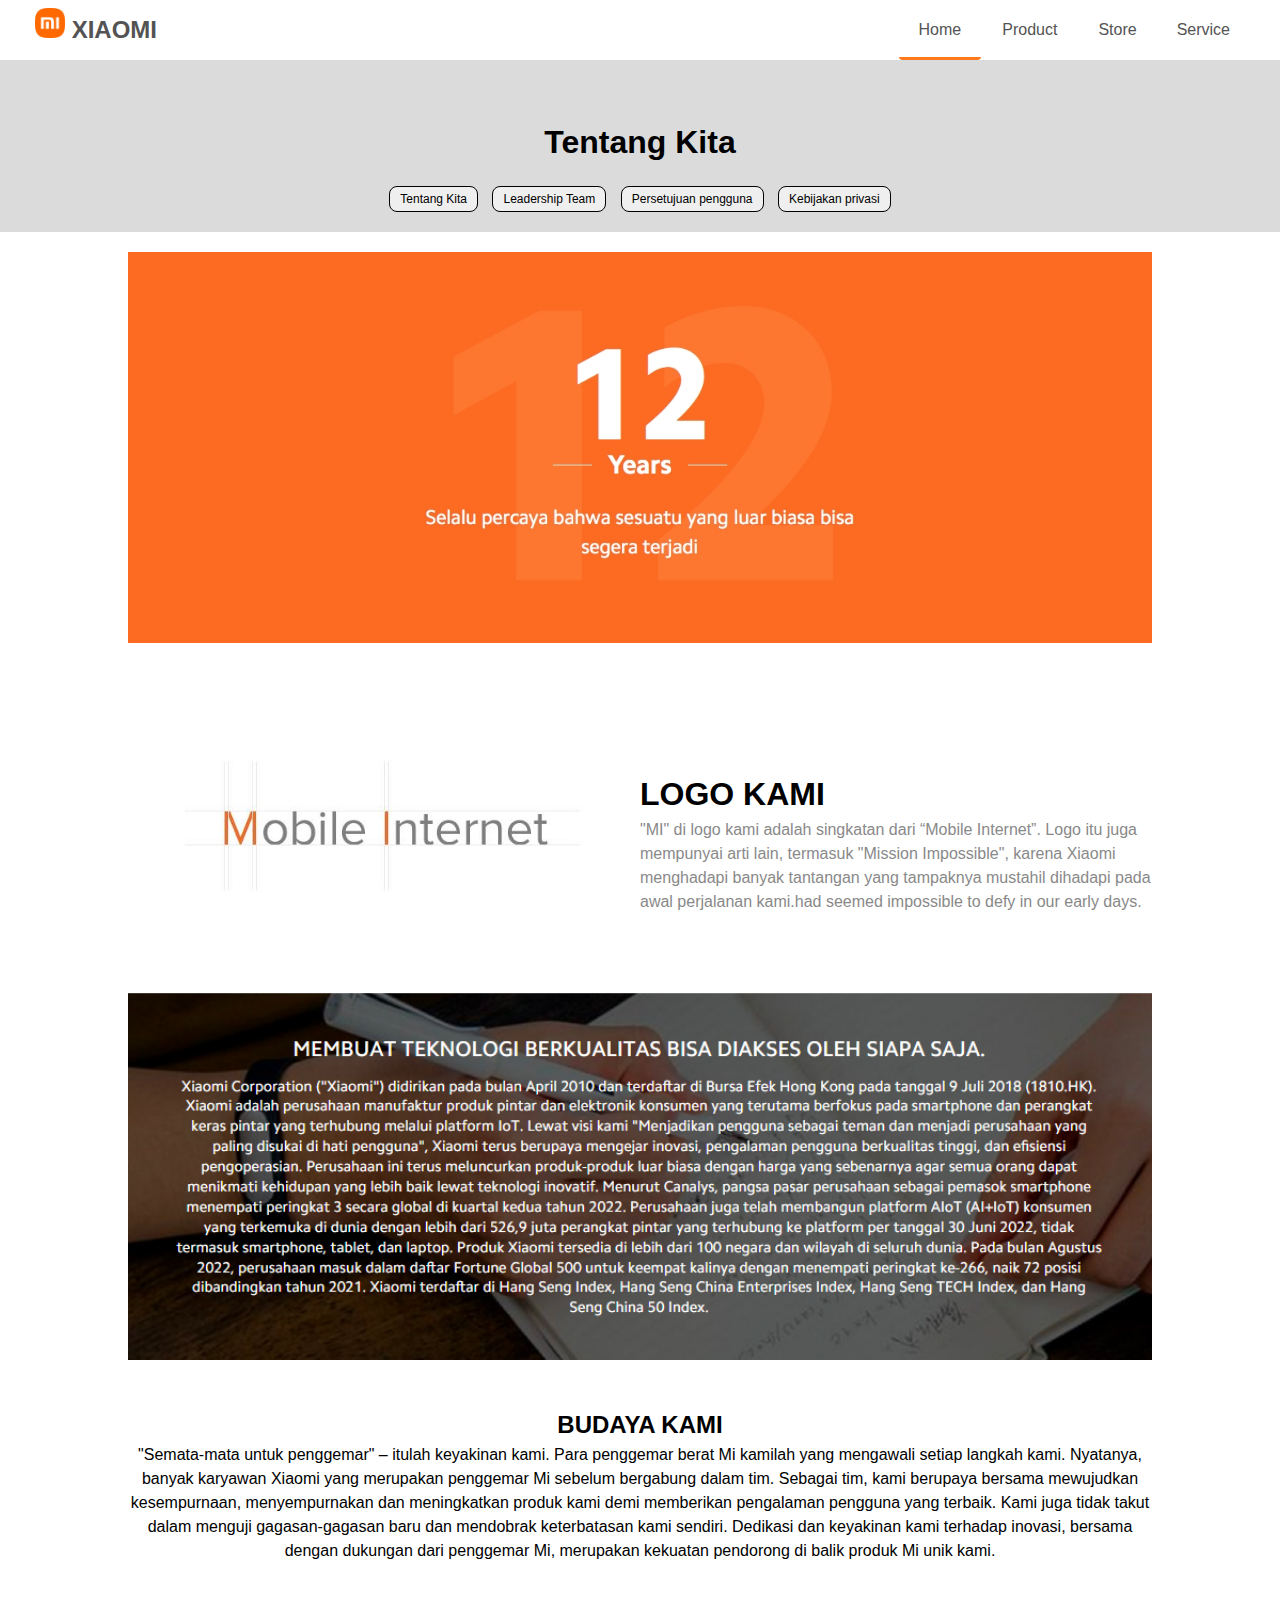
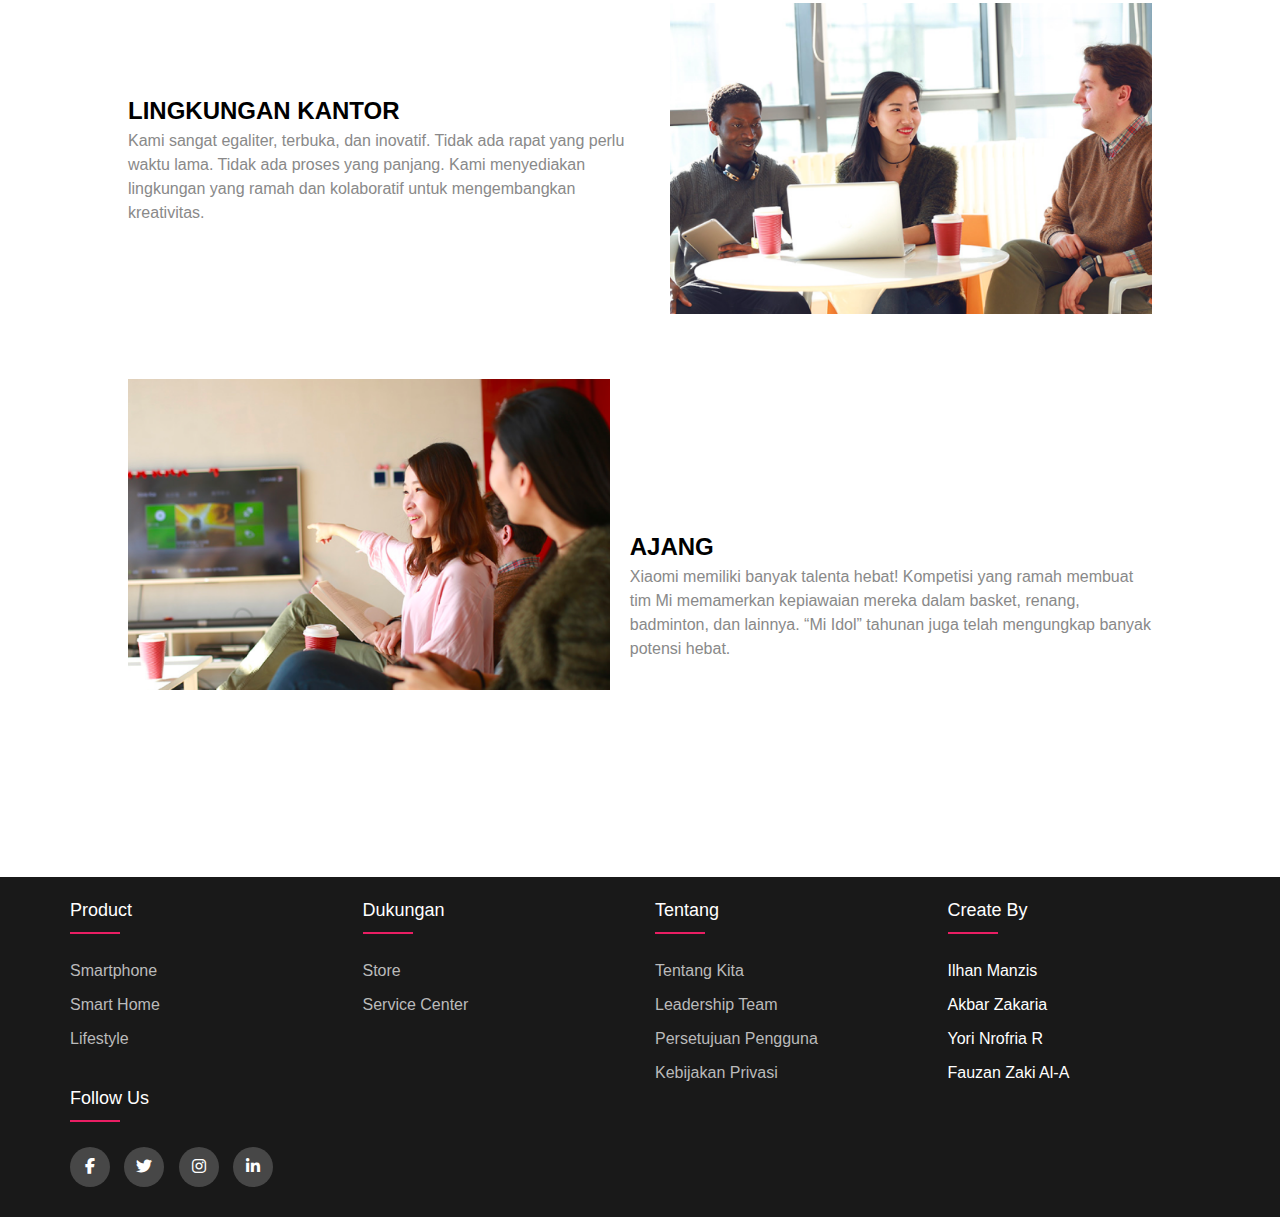
<file: index.html>
<!DOCTYPE html>
<html lang="en">

<head>
    <meta charset="UTF-8">
    <meta http-equiv="X-UA-Compatible" content="IE=edge">
    <meta name="viewport" content="width=device-width, initial-scale=1.0">
    <title>XIAOMI</title>
    <link rel="icon" href="image/logo.png">
    <link rel="stylesheet" type="text/css" href="css/footer.css">
    <link rel="stylesheet" type="text/css" href="css/home.css">
    <link rel="stylesheet" type="text/css" href="css/dropdown.css">
    <link rel="stylesheet" href="css/style.css">
    <link rel="stylesheet" href="https://cdnjs.cloudflare.com/ajax/libs/font-awesome/6.2.0/css/all.min.css" />
    <script src="js/jquery.js"></script>
</head>

<body>
    <header>
        <div class="logo"><img src="image/logo.png"> XIAOMI</div>
        <nav>
            <ul>
                <li><a href="index.html" class="active">Home</a></li>
                <li><div class="dropdown">
                      <button onclick="myFunction()" class="dropbtn">Product</button>
                      <div id="myDropdown" class="dropdown-content">
                        <a href="smartphone.html">Smartphone</a>
                        <a href="smarthome.html">Smart Home</a>
                        <a href="lifestyle.html">Lifestyle</a>
                      </div>
                    </div></li>
                <li><a href="store.html">Store</a></li>
                <li><a href="service.html">Service</a></li>
            </ul>
        </nav>
        <div class="menu-toggle">
            <i class="fa fa-bars"></i>
        </div>
    </header>   
    <br><br>
    <div id="page">
        <h1 id="judul">Tentang Kita</h1>
        <a href="index.html"><button id="button">Tentang Kita</button></a>
        <a href="leader.html"><button id="button">Leadership Team</button></a>
        <a href="persetujuan.html"><button id="button">Persetujuan pengguna</button></a>
        <a href="kebijakan.html"><button id="button">Kebijakan privasi</button></a>
    </div>
    <div id="benner">
        <img src="image/home/benner.jpg">
    </div>
    <div id="layout">
        <img src="image/home/5.jpg" id="gambar0">
        <h1 id="logokami">LOGO KAMI</h1>
        <p id="p">"MI" di logo kami adalah singkatan dari “Mobile Internet”. Logo itu juga mempunyai arti lain, termasuk "Mission Impossible", karena Xiaomi menghadapi banyak tantangan yang tampaknya mustahil dihadapi pada awal perjalanan kami.had seemed impossible to defy in our early days.</p>
        <div id="gambar1">
            <img src="image/home/0.png">
        </div>

        <center>
        <h2 id="h2">BUDAYA KAMI</h2>
        <p>"Semata-mata untuk penggemar" – itulah keyakinan kami. Para penggemar berat Mi kamilah yang mengawali setiap langkah kami. Nyatanya, banyak karyawan Xiaomi yang merupakan penggemar Mi sebelum bergabung dalam tim. Sebagai tim, kami berupaya bersama mewujudkan kesempurnaan, menyempurnakan dan meningkatkan produk kami demi memberikan pengalaman pengguna yang terbaik. Kami juga tidak takut dalam menguji gagasan-gagasan baru dan mendobrak keterbatasan kami sendiri. Dedikasi dan keyakinan kami terhadap inovasi, bersama dengan dukungan dari penggemar Mi, merupakan kekuatan pendorong di balik produk Mi unik kami.</p>
        </center>
        
        <div id="gambar2">
            <img src="image/home/2.png" class="gambar0">
            <h2 id="h22">LINGKUNGAN KANTOR</h2>
            <p id="p">Kami sangat egaliter, terbuka, dan inovatif. Tidak ada rapat yang perlu waktu lama. Tidak ada proses yang panjang. Kami menyediakan lingkungan yang ramah dan kolaboratif untuk mengembangkan kreativitas.</p>
        </div><br>
        <div id="gambar3">
            <img src="image/home/3.png" class="gambar0">
            <h2 id="h222">AJANG</h2>
            <p id="p">
                Xiaomi memiliki banyak talenta hebat! Kompetisi yang ramah membuat tim Mi memamerkan kepiawaian mereka dalam basket, renang, badminton, dan lainnya. “Mi Idol” tahunan juga telah mengungkap banyak potensi hebat.
            </p>
        </div>
    </div>
    <div>
        
    </div>
    <br><br><br><br><br><br><br><br><br>
    <footer class="footer">
     <div class="container">
        <div class="row">
            <div class="footer-col">
                <h4>Product</h4>
                <ul>
                    <li><a href="smartphone.html">Smartphone</a></li>
                    <li><a href="smarthome.html">Smart Home</a></li>
                    <li><a href="lifestyle.html">Lifestyle</a></li>
                </ul>
            </div>
            <div class="footer-col">
                <h4>Dukungan</h4>
                <ul>
                    <li><a href="store.html">Store</a></li>
                    <li><a href="service.html">Service Center</a></li>
                </ul>
            </div>
            <div class="footer-col">
                <h4>Tentang</h4>
                <ul>
                    <li><a href="index.html">Tentang Kita</a></li>
                    <li><a href="leader.html">Leadership Team</a></li>
                    <li><a href="persetujuan.html">Persetujuan pengguna</a></li>
                    <li><a href="kebijakan.html">Kebijakan privasi</a></li>
                </ul>
            </div>
             <div class="footer-col">
            <h4>Create By</h4>
                <ul>
                    <li>Ilhan Manzis</li>
                    <li>Akbar Zakaria</li>
                    <li>Yori Nrofria R</li>
                    <li>Fauzan Zaki Al-A</li>
                </ul>
            </div>
            <div class="footer-col">
                <h4>follow us</h4>
                <div class="social-links">
                    <a href="https://id-id.facebook.com/XiaomiIndonesia/"><i class="fab fa-facebook-f"></i></a>
                    <a href="https://twitter.com/XiaomiIndonesia"><i class="fab fa-twitter"></i></a>
                    <a href="https://www.instagram.com/xiaomi.indonesia"><i class="fab fa-instagram"></i></a>
                    <a href="https://id.linkedin.com/company/xiaomiindonesia"><i class="fab fa-linkedin-in"></i></a>
                </div>
            </div>
        </div>
     </div>
  </footer>
</body> 
</html>
<script>
        $(document).ready(function () {
            $(".menu-toggle").click(function () {
                $('nav').toggleClass('active');
            })
        })
</script>
<script>
let slideIndex = 0;
showSlides();

function showSlides() {
  let i;
  let slides = document.getElementsByClassName("mySlides");
  let dots = document.getElementsByClassName("dot");
  for (i = 0; i < slides.length; i++) {
    slides[i].style.display = "none";  
  }
  slideIndex++;
  if (slideIndex > slides.length) {slideIndex = 1}    
  for (i = 0; i < dots.length; i++) {
    dots[i].className = dots[i].className.replace(" activee", "");
  }
  slides[slideIndex-1].style.display = "block";  
  dots[slideIndex-1].className += " activee";
  setTimeout(showSlides, 2000); // Change image every 2 seconds
}
</script>
<script>
/* When the user clicks on the button, 
toggle between hiding and showing the dropdown content */
function myFunction() {
  document.getElementById("myDropdown").classList.toggle("show");
}

// Close the dropdown if the user clicks outside of it
window.onclick = function(event) {
  if (!event.target.matches('.dropbtn')) {
    var dropdowns = document.getElementsByClassName("dropdown-content");
    var i;
    for (i = 0; i < dropdowns.length; i++) {
      var openDropdown = dropdowns[i];
      if (openDropdown.classList.contains('show')) {
        openDropdown.classList.remove('show');
      }
    }
  }
}
</script>
</file>
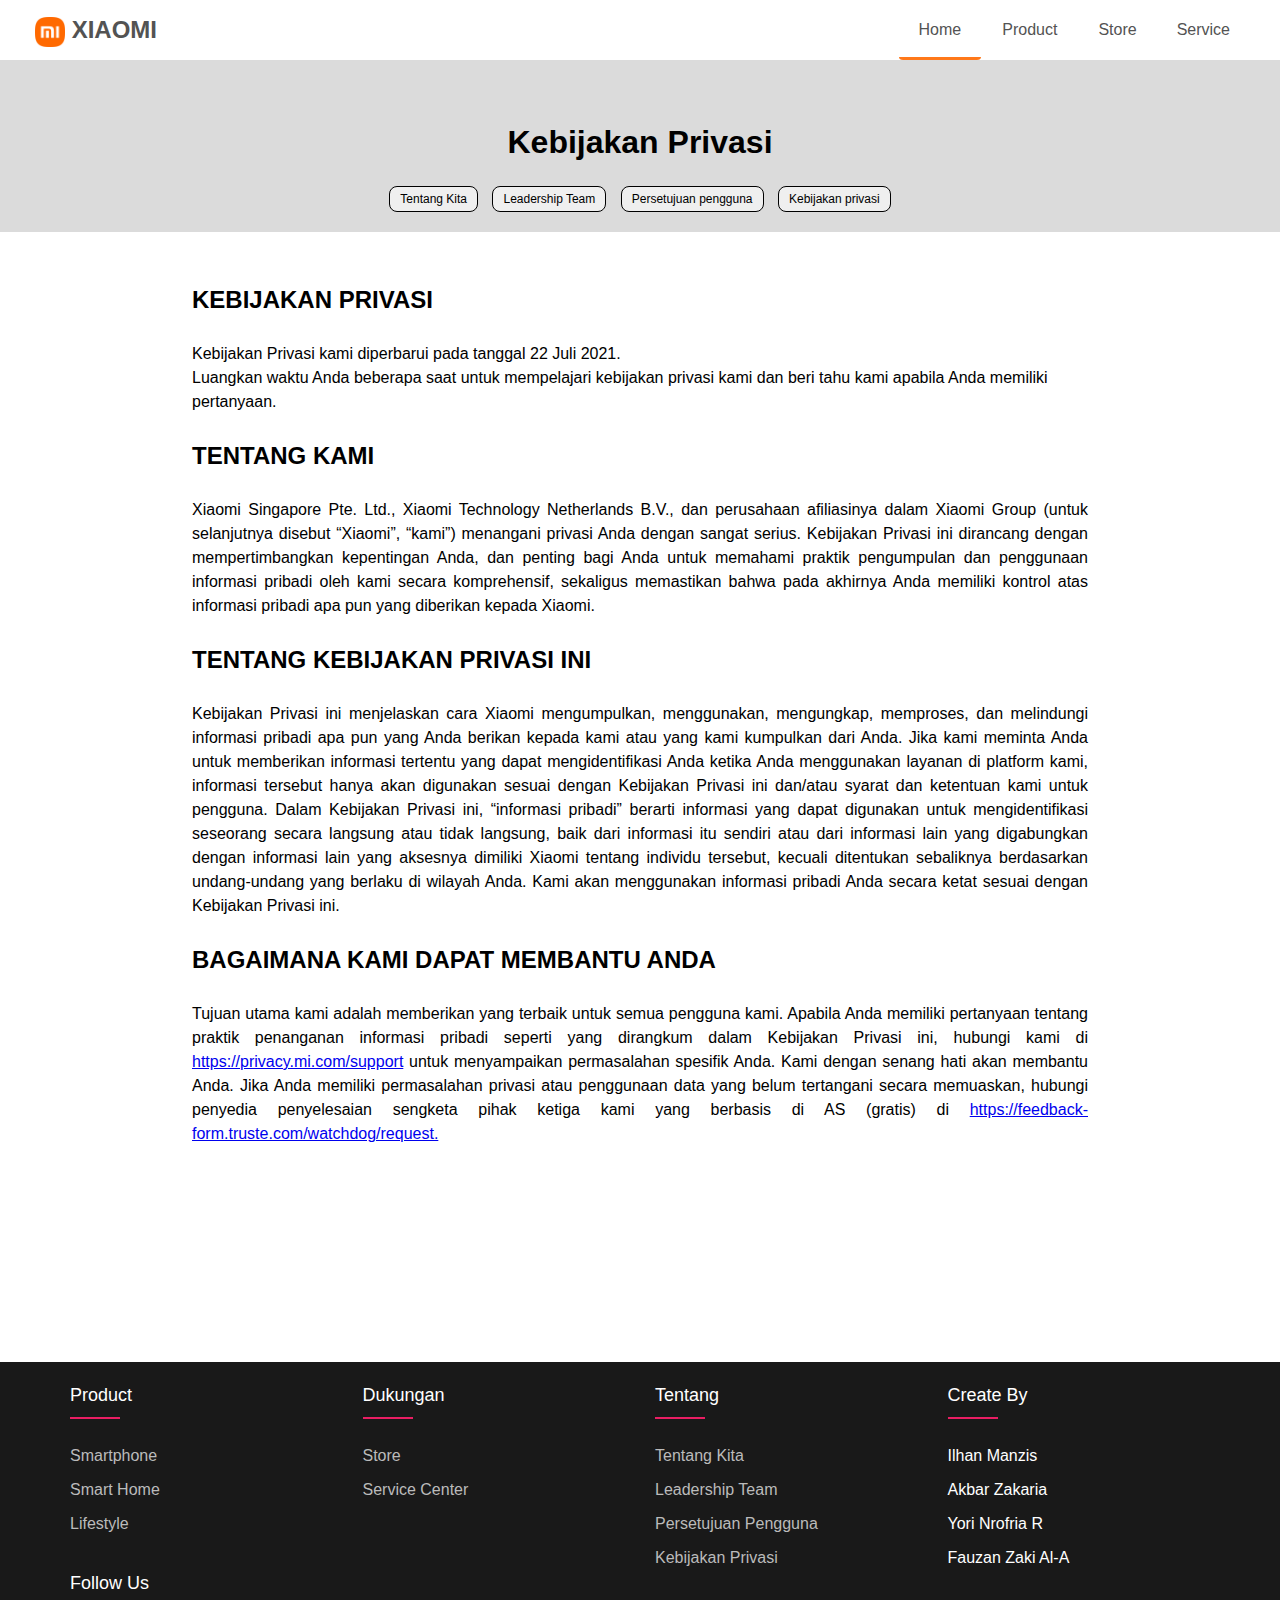
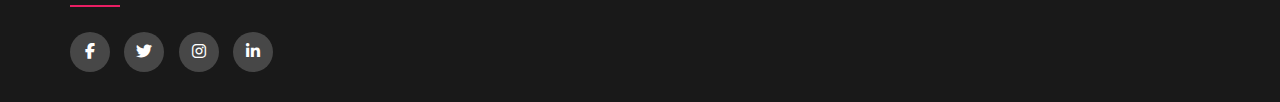
<file: kebijakan.html>
<!DOCTYPE html>
<html lang="en">

<head>
    <meta charset="UTF-8">
    <meta http-equiv="X-UA-Compatible" content="IE=edge">
    <meta name="viewport" content="width=device-width, initial-scale=1.0">
    <title>XIAOMI</title>
    <link rel="icon" href="image/logo.png">
    <link rel="stylesheet" type="text/css" href="css/footer.css">
    <link rel="stylesheet" type="text/css" href="css/home.css">
    <link rel="stylesheet" type="text/css" href="css/dropdown.css">
    <link rel="stylesheet" href="css/style.css">
    <link rel="stylesheet" type="text/css" href="css/galery.css">
    <link rel="stylesheet" href="https://cdnjs.cloudflare.com/ajax/libs/font-awesome/6.2.0/css/all.min.css" />
    <script src="js/jquery.js"></script>
</head>

<body>
    <header>
        <div class="logo"><img src="image/logo.png"> XIAOMI</div>
        <nav>
            <ul>
                <li><a href="index.html" class="active">Home</a></li>
                <li><div class="dropdown">
                      <button onclick="myFunction()" class="dropbtn">Product</button>
                      <div id="myDropdown" class="dropdown-content">
                        <a href="smartphone.html">Smartphone</a>
                        <a href="smarthome.html">Smart Home</a>
                        <a href="lifestyle.html">Lifestyle</a>
                      </div>
                    </div></li>
                <li><a href="store.html">Store</a></li>
                <li><a href="service.html">Service</a></li>
            </ul>
        </nav>
        <div class="menu-toggle">
            <i class="fa fa-bars"></i>
        </div>
    </header>   
    <br><br>
    <div id="page">
        <h1 id="judul">Kebijakan Privasi</h1>
        <a href="index.html"><button id="button">Tentang Kita</button></a>
        <a href="leader.html"><button id="button">Leadership Team</button></a>
        <a href="persetujuan.html"><button id="button">Persetujuan pengguna</button></a>
        <a href="kebijakan.html"><button id="button">Kebijakan privasi</button></a>
    </div>
    <div id="layout1">
        <h2 id="kebijakan-h2">KEBIJAKAN PRIVASI</h2>
        <br>
        <p>Kebijakan Privasi kami diperbarui pada tanggal 22 Juli 2021.</p>
        <p>Luangkan waktu Anda beberapa saat untuk mempelajari kebijakan privasi kami dan beri tahu kami apabila Anda memiliki pertanyaan.</p><br>
        <h2>TENTANG KAMI</h2><br>
        <p align="justify">Xiaomi Singapore Pte. Ltd., Xiaomi Technology Netherlands B.V., dan perusahaan afiliasinya dalam Xiaomi Group (untuk selanjutnya disebut “Xiaomi”, “kami”) menangani privasi Anda dengan sangat serius. Kebijakan Privasi ini dirancang dengan mempertimbangkan kepentingan Anda, dan penting bagi Anda untuk memahami praktik pengumpulan dan penggunaan informasi pribadi oleh kami secara komprehensif, sekaligus memastikan bahwa pada akhirnya Anda memiliki kontrol atas informasi pribadi apa pun yang diberikan kepada Xiaomi.</p><br>
        <h2>TENTANG KEBIJAKAN PRIVASI INI</h2><br>
        <p align="justify">Kebijakan Privasi ini menjelaskan cara Xiaomi mengumpulkan, menggunakan, mengungkap, memproses, dan melindungi informasi pribadi apa pun yang Anda berikan kepada kami atau yang kami kumpulkan dari Anda. Jika kami meminta Anda untuk memberikan informasi tertentu yang dapat mengidentifikasi Anda ketika Anda menggunakan layanan di platform kami, informasi tersebut hanya akan digunakan sesuai dengan Kebijakan Privasi ini dan/atau syarat dan ketentuan kami untuk pengguna. Dalam Kebijakan Privasi ini, “informasi pribadi” berarti informasi yang dapat digunakan untuk mengidentifikasi seseorang secara langsung atau tidak langsung, baik dari informasi itu sendiri atau dari informasi lain yang digabungkan dengan informasi lain yang aksesnya dimiliki Xiaomi tentang individu tersebut, kecuali ditentukan sebaliknya berdasarkan undang-undang yang berlaku di wilayah Anda. Kami akan menggunakan informasi pribadi Anda secara ketat sesuai dengan Kebijakan Privasi ini.</p><br>
        <h2>BAGAIMANA KAMI DAPAT MEMBANTU ANDA</h2><br>
        <p align="justify">Tujuan utama kami adalah memberikan yang terbaik untuk semua pengguna kami. Apabila Anda memiliki pertanyaan tentang praktik penanganan informasi pribadi seperti yang dirangkum dalam Kebijakan Privasi ini, hubungi kami di <a href="https://privacy.mi.com/support">https://privacy.mi.com/support</a> untuk menyampaikan permasalahan spesifik Anda. Kami dengan senang hati akan membantu Anda. Jika Anda memiliki permasalahan privasi atau penggunaan data yang belum tertangani secara memuaskan, hubungi penyedia penyelesaian sengketa pihak ketiga kami yang berbasis di AS (gratis) di <a href="https://feedback-form.truste.com/watchdog/request">https://feedback-form.truste.com/watchdog/request.</a></p>

    </div>





    <br><br><br><br><br><br><br><br><br>
    <footer class="footer">
     <div class="container">
        <div class="row">
            <div class="footer-col">
                <h4>Product</h4>
                <ul>
                    <li><a href="smartphone.html">Smartphone</a></li>
                    <li><a href="smarthome.html">Smart Home</a></li>
                    <li><a href="lifestyle.html">Lifestyle</a></li>
                </ul>
            </div>
            <div class="footer-col">
                <h4>Dukungan</h4>
                <ul>
                    <li><a href="store.html">Store</a></li>
                    <li><a href="service.html">Service Center</a></li>
                </ul>
            </div>
            <div class="footer-col">
                <h4>Tentang</h4>
                <ul>
                    <li><a href="index.html">Tentang Kita</a></li>
                    <li><a href="leader.html">Leadership Team</a></li>
                    <li><a href="persetujuan.html">Persetujuan pengguna</a></li>
                    <li><a href="kebijakan.html">Kebijakan privasi</a></li>
                </ul>
            </div>
             <div class="footer-col">
            <h4>Create By</h4>
                <ul>
                    <li>Ilhan Manzis</li>
                    <li>Akbar Zakaria</li>
                    <li>Yori Nrofria R</li>
                    <li>Fauzan Zaki Al-A</li>
                </ul>
            </div>
            <div class="footer-col">
                <h4>follow us</h4>
                <div class="social-links">
                    <a href="https://id-id.facebook.com/XiaomiIndonesia/"><i class="fab fa-facebook-f"></i></a>
                    <a href="https://twitter.com/XiaomiIndonesia"><i class="fab fa-twitter"></i></a>
                    <a href="https://www.instagram.com/xiaomi.indonesia"><i class="fab fa-instagram"></i></a>
                    <a href="https://id.linkedin.com/company/xiaomiindonesia"><i class="fab fa-linkedin-in"></i></a>
                </div>
            </div>
        </div>
     </div>
  </footer>
</body> 
</html>
<script>
        $(document).ready(function () {
            $(".menu-toggle").click(function () {
                $('nav').toggleClass('active');
            })
        })
</script>
<script>
let slideIndex = 0;
showSlides();

function showSlides() {
  let i;
  let slides = document.getElementsByClassName("mySlides");
  let dots = document.getElementsByClassName("dot");
  for (i = 0; i < slides.length; i++) {
    slides[i].style.display = "none";  
  }
  slideIndex++;
  if (slideIndex > slides.length) {slideIndex = 1}    
  for (i = 0; i < dots.length; i++) {
    dots[i].className = dots[i].className.replace(" activee", "");
  }
  slides[slideIndex-1].style.display = "block";  
  dots[slideIndex-1].className += " activee";
  setTimeout(showSlides, 2000); // Change image every 2 seconds
}
</script>
<script>
/* When the user clicks on the button, 
toggle between hiding and showing the dropdown content */
function myFunction() {
  document.getElementById("myDropdown").classList.toggle("show");
}

// Close the dropdown if the user clicks outside of it
window.onclick = function(event) {
  if (!event.target.matches('.dropbtn')) {
    var dropdowns = document.getElementsByClassName("dropdown-content");
    var i;
    for (i = 0; i < dropdowns.length; i++) {
      var openDropdown = dropdowns[i];
      if (openDropdown.classList.contains('show')) {
        openDropdown.classList.remove('show');
      }
    }
  }
}
</script>
</file>
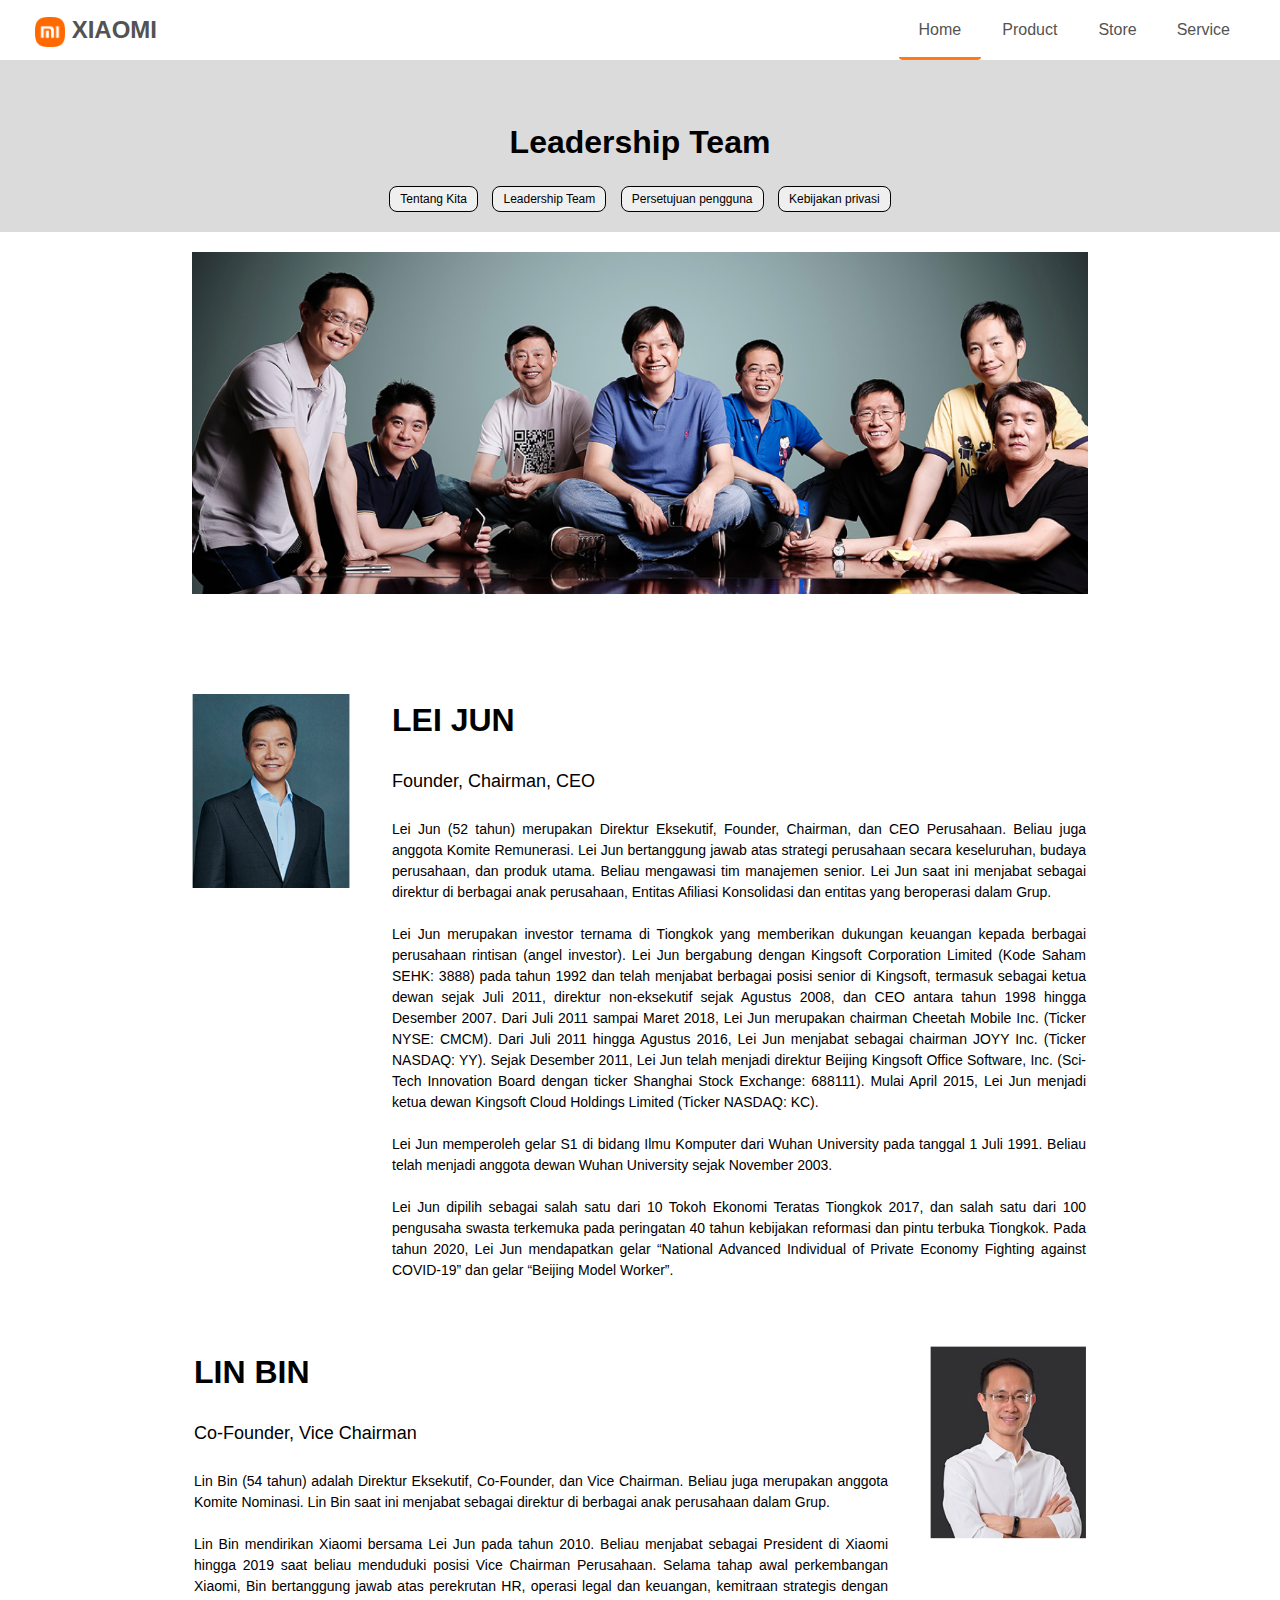
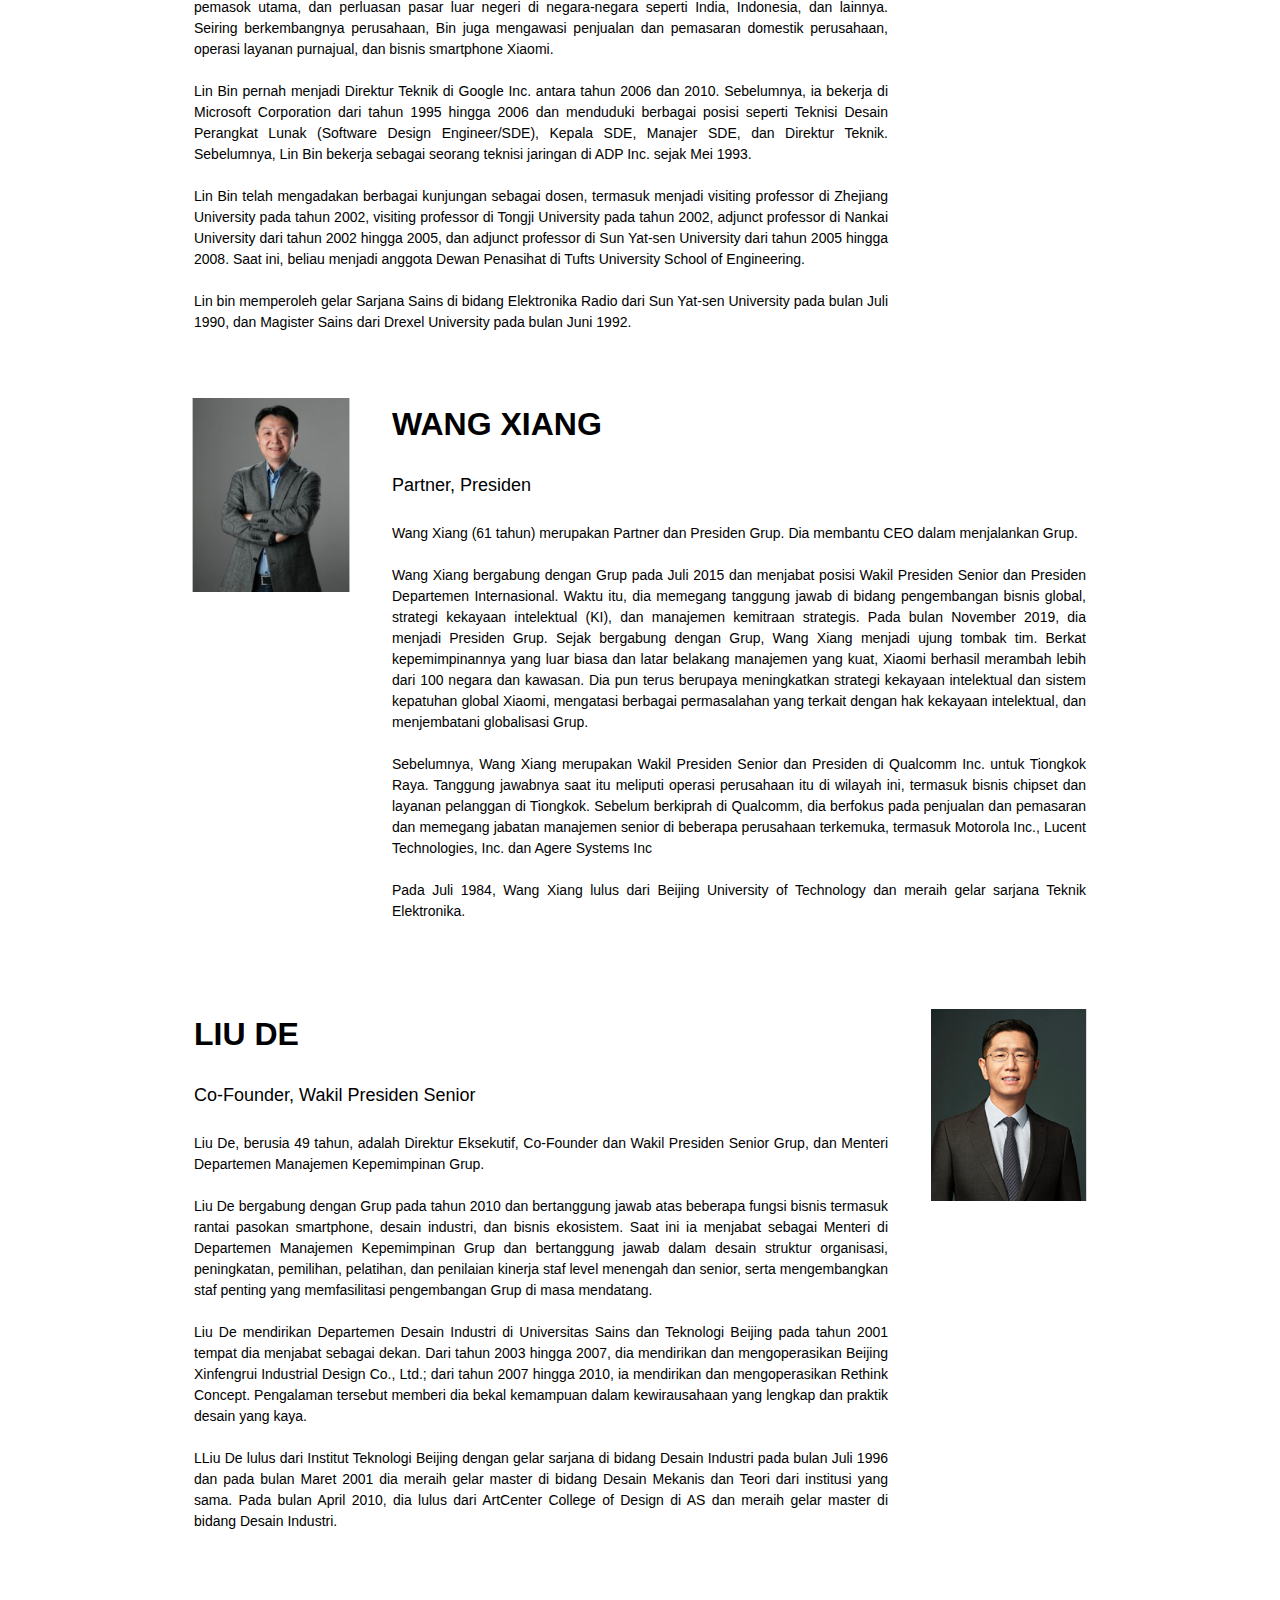
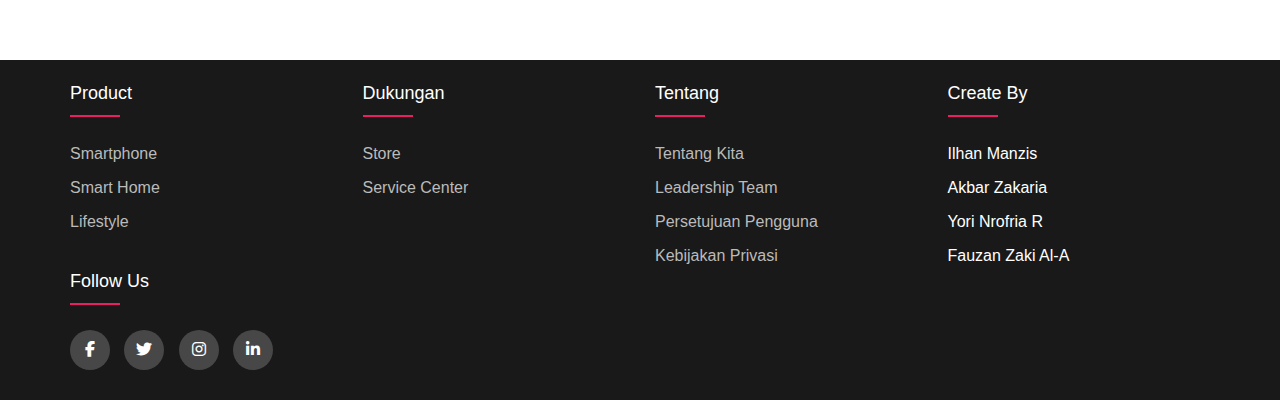
<file: leader.html>
<!DOCTYPE html>
<html lang="en">

<head>
    <meta charset="UTF-8">
    <meta http-equiv="X-UA-Compatible" content="IE=edge">
    <meta name="viewport" content="width=device-width, initial-scale=1.0">
    <title>XIAOMI</title>
    <link rel="icon" href="image/logo.png">
    <link rel="stylesheet" type="text/css" href="css/footer.css">
    <link rel="stylesheet" type="text/css" href="css/home.css">
    <link rel="stylesheet" type="text/css" href="css/dropdown.css">
    <link rel="stylesheet" href="css/style.css">
    <link rel="stylesheet" type="text/css" href="css/galery.css">
    <link rel="stylesheet" href="https://cdnjs.cloudflare.com/ajax/libs/font-awesome/6.2.0/css/all.min.css" />
    <script src="js/jquery.js"></script>
</head>

<body>
    <header>
        <div class="logo"><img src="image/logo.png"> XIAOMI</div>
        <nav>
            <ul>
                <li><a href="index.html" class="active">Home</a></li>
                <li><div class="dropdown">
                      <button onclick="myFunction()" class="dropbtn">Product</button>
                      <div id="myDropdown" class="dropdown-content">
                        <a href="smartphone.html">Smartphone</a>
                        <a href="smarthome.html">Smart Home</a>
                        <a href="lifestyle.html">Lifestyle</a>
                      </div>
                    </div></li>
                <li><a href="store.html">Store</a></li>
                <li><a href="service.html">Service</a></li>
            </ul>
        </nav>
        <div class="menu-toggle">
            <i class="fa fa-bars"></i>
        </div>
    </header>   
    <br><br>
    <div id="page">
        <h1 id="judul">Leadership Team</h1>
        <a href="index.html"><button id="button">Tentang Kita</button></a>
        <a href="leader.html"><button id="button">Leadership Team</button></a>
        <a href="persetujuan.html"><button id="button">Persetujuan pengguna</button></a>
        <a href="kebijakan.html"><button id="button">Kebijakan privasi</button></a>
    </div>
    <div id="benner1">
        <img src="image/leader/benner.png">
    </div>
    <div id="layout1">
        <img src="image/leader/1.png" id="foto" style="float: left;">
        <table id="table1">
                <td><h1>LEI JUN</h1><br>
                                <p id="font-leader">Founder, Chairman, CEO</p><br>
                                <div id="font-leader1"><p>Lei Jun (52 tahun) merupakan Direktur Eksekutif, Founder, Chairman, dan CEO Perusahaan. Beliau juga anggota Komite Remunerasi. Lei Jun bertanggung jawab atas strategi perusahaan secara keseluruhan, budaya perusahaan, dan produk utama. Beliau mengawasi tim manajemen senior. Lei Jun saat ini menjabat sebagai direktur di berbagai anak perusahaan, Entitas Afiliasi Konsolidasi dan entitas yang beroperasi dalam Grup.</p><br>

                                <p>Lei Jun merupakan investor ternama di Tiongkok yang memberikan dukungan keuangan kepada berbagai perusahaan rintisan (angel investor). Lei Jun bergabung dengan Kingsoft Corporation Limited (Kode Saham SEHK: 3888) pada tahun 1992 dan telah menjabat berbagai posisi senior di Kingsoft, termasuk sebagai ketua dewan sejak Juli 2011, direktur non-eksekutif sejak Agustus 2008, dan CEO antara tahun 1998 hingga Desember 2007. Dari Juli 2011 sampai Maret 2018, Lei Jun merupakan chairman Cheetah Mobile Inc. (Ticker NYSE: CMCM). Dari Juli 2011 hingga Agustus 2016, Lei Jun menjabat sebagai chairman JOYY Inc. (Ticker NASDAQ: YY). Sejak Desember 2011, Lei Jun telah menjadi direktur Beijing Kingsoft Office Software, Inc. (Sci-Tech Innovation Board dengan ticker Shanghai Stock Exchange: 688111). Mulai April 2015, Lei Jun menjadi ketua dewan Kingsoft Cloud Holdings Limited (Ticker NASDAQ: KC).</p><br>
                                <p>Lei Jun memperoleh gelar S1 di bidang Ilmu Komputer dari Wuhan University pada tanggal 1 Juli 1991. Beliau telah menjadi anggota dewan Wuhan University sejak November 2003.</P><br>
                                <p>Lei Jun dipilih sebagai salah satu dari 10 Tokoh Ekonomi Teratas Tiongkok 2017, dan salah satu dari 100 pengusaha swasta terkemuka pada peringatan 40 tahun kebijakan reformasi dan pintu terbuka Tiongkok. Pada tahun 2020, Lei Jun mendapatkan gelar “National Advanced Individual of Private Economy Fighting against COVID-19” dan gelar “Beijing Model Worker”.</p><br><br><br></div></td>
            </tr></table>
            <img src="image/leader/2.png" style="float: right;" id="foto">
            <table id="table2"><tr><td>
                    <h1>LIN BIN</h1><br>
                    <p id="font-leader">Co-Founder, Vice Chairman</p><br>
                    <div id="font-leader1">
                    <p>Lin Bin (54 tahun) adalah Direktur Eksekutif, Co-Founder, dan Vice Chairman. Beliau juga merupakan anggota Komite Nominasi. Lin Bin saat ini menjabat sebagai direktur di berbagai anak perusahaan dalam Grup.</p>
                    <br>
                    <p>Lin Bin mendirikan Xiaomi bersama Lei Jun pada tahun 2010. Beliau menjabat sebagai President di Xiaomi hingga 2019 saat beliau menduduki posisi Vice Chairman Perusahaan. Selama tahap awal perkembangan Xiaomi, Bin bertanggung jawab atas perekrutan HR, operasi legal dan keuangan, kemitraan strategis dengan pemasok utama, dan perluasan pasar luar negeri di negara-negara seperti India, Indonesia, dan lainnya. Seiring berkembangnya perusahaan, Bin juga mengawasi penjualan dan pemasaran domestik perusahaan, operasi layanan purnajual, dan bisnis smartphone Xiaomi.
                    </p><br>
                    Lin Bin pernah menjadi Direktur Teknik di Google Inc. antara tahun 2006 dan 2010. Sebelumnya, ia bekerja di Microsoft Corporation dari tahun 1995 hingga 2006 dan menduduki berbagai posisi seperti Teknisi Desain Perangkat Lunak (Software Design Engineer/SDE), Kepala SDE, Manajer SDE, dan Direktur Teknik. Sebelumnya, Lin Bin bekerja sebagai seorang teknisi jaringan di ADP Inc. sejak Mei 1993.
                    </p><br>
                    <p>Lin Bin telah mengadakan berbagai kunjungan sebagai dosen, termasuk menjadi visiting professor di Zhejiang University pada tahun 2002, visiting professor di Tongji University pada tahun 2002, adjunct professor di Nankai University dari tahun 2002 hingga 2005, dan adjunct professor di Sun Yat-sen University dari tahun 2005 hingga 2008. Saat ini, beliau menjadi anggota Dewan Penasihat di Tufts University School of Engineering.
                    </p><br>
                    <p>Lin bin memperoleh gelar Sarjana Sains di bidang Elektronika Radio dari Sun Yat-sen University pada bulan Juli 1990, dan Magister Sains dari Drexel University pada bulan Juni 1992.</p>
                <br><br><br></div></td></tr></table>
            
                <img src="image/leader/3.png" id="foto" style="float:left;"></td>
                <table id="table1"><tr>
                <td><h1>WANG XIANG</h1><br>
                                <p id="font-leader">Partner, Presiden</p><br>
                                <div id="font-leader1"><p>Wang Xiang (61 tahun) merupakan Partner dan Presiden Grup. Dia membantu CEO dalam menjalankan Grup.</p><br>

                                <p>Wang Xiang bergabung dengan Grup pada Juli 2015 dan menjabat posisi Wakil Presiden Senior dan Presiden Departemen Internasional. Waktu itu, dia memegang tanggung jawab di bidang pengembangan bisnis global, strategi kekayaan intelektual (KI), dan manajemen kemitraan strategis. Pada bulan November 2019, dia menjadi Presiden Grup. Sejak bergabung dengan Grup, Wang Xiang menjadi ujung tombak tim. Berkat kepemimpinannya yang luar biasa dan latar belakang manajemen yang kuat, Xiaomi berhasil merambah lebih dari 100 negara dan kawasan. Dia pun terus berupaya meningkatkan strategi kekayaan intelektual dan sistem kepatuhan global Xiaomi, mengatasi berbagai permasalahan yang terkait dengan hak kekayaan intelektual, dan menjembatani globalisasi Grup.</p><br>
                                <p>Sebelumnya, Wang Xiang merupakan Wakil Presiden Senior dan Presiden di Qualcomm Inc. untuk Tiongkok Raya. Tanggung jawabnya saat itu meliputi operasi perusahaan itu di wilayah ini, termasuk bisnis chipset dan layanan pelanggan di Tiongkok. Sebelum berkiprah di Qualcomm, dia berfokus pada penjualan dan pemasaran dan memegang jabatan manajemen senior di beberapa perusahaan terkemuka, termasuk Motorola Inc., Lucent Technologies, Inc. dan Agere Systems Inc</P><br>
                                <p>Pada Juli 1984, Wang Xiang lulus dari Beijing University of Technology dan meraih gelar sarjana Teknik Elektronika.</p><br><br><br><br></div></td>
            </tr></table>
            <img src="image/leader/4.png" style="float: right;" id="foto">
            <table id="table2"><tr>
                <td>
                    <h1>LIU DE</h1><br>
                    <p id="font-leader">Co-Founder, Wakil Presiden Senior</p><br>
                    <div id="font-leader1">
                    <p>Liu De, berusia 49 tahun, adalah Direktur Eksekutif, Co-Founder dan Wakil Presiden Senior Grup, dan Menteri Departemen Manajemen Kepemimpinan Grup.</p>
                    <br>
                    <p>Liu De bergabung dengan Grup pada tahun 2010 dan bertanggung jawab atas beberapa fungsi bisnis termasuk rantai pasokan smartphone, desain industri, dan bisnis ekosistem. Saat ini ia menjabat sebagai Menteri di Departemen Manajemen Kepemimpinan Grup dan bertanggung jawab dalam desain struktur organisasi, peningkatan, pemilihan, pelatihan, dan penilaian kinerja staf level menengah dan senior, serta mengembangkan staf penting yang memfasilitasi pengembangan Grup di masa mendatang.
                    </p><br>
                    Liu De mendirikan Departemen Desain Industri di Universitas Sains dan Teknologi Beijing pada tahun 2001 tempat dia menjabat sebagai dekan. Dari tahun 2003 hingga 2007, dia mendirikan dan mengoperasikan Beijing Xinfengrui Industrial Design Co., Ltd.; dari tahun 2007 hingga 2010, ia mendirikan dan mengoperasikan Rethink Concept. Pengalaman tersebut memberi dia bekal kemampuan dalam kewirausahaan yang lengkap dan praktik desain yang kaya.
                    </p><br>
                    <p>LLiu De lulus dari Institut Teknologi Beijing dengan gelar sarjana di bidang Desain Industri pada bulan Juli 1996 dan pada bulan Maret 2001 dia meraih gelar master di bidang Desain Mekanis dan Teori dari institusi yang sama. Pada bulan April 2010, dia lulus dari ArtCenter College of Design di AS dan meraih gelar master di bidang Desain Industri.
                    </p><br><br><br><br><br><br>
                </div></td></tr></table>



     </div>
        <footer class="footer">
     <div class="container">
        <div class="row">
            <div class="footer-col">
                <h4>Product</h4>
                <ul>
                    <li><a href="smartphone.html">Smartphone</a></li>
                    <li><a href="smarthome.html">Smart Home</a></li>
                    <li><a href="lifestyle.html">Lifestyle</a></li>
                </ul>
            </div>
            <div class="footer-col">
                <h4>Dukungan</h4>
                <ul>
                    <li><a href="store.html">Store</a></li>
                    <li><a href="service.html">Service Center</a></li>
                </ul>
            </div>
            <div class="footer-col">
                <h4>Tentang</h4>
                <ul>
                    <li><a href="index.html">Tentang Kita</a></li>
                    <li><a href="leader.html">Leadership Team</a></li>
                    <li><a href="persetujuan.html">Persetujuan pengguna</a></li>
                    <li><a href="kebijakan.html">Kebijakan privasi</a></li>
                </ul>
            </div>
            <div class="footer-col">
            <h4>Create By</h4>
                <ul>
                    <li>Ilhan Manzis</li>
                    <li>Akbar Zakaria</li>
                    <li>Yori Nrofria R</li>
                    <li>Fauzan Zaki Al-A</li>
                </ul>
            </div>
            <div class="footer-col">
                <h4>follow us</h4>
                <div class="social-links">
                    <a href="https://id-id.facebook.com/XiaomiIndonesia/"><i class="fab fa-facebook-f"></i></a>
                    <a href="https://twitter.com/XiaomiIndonesia"><i class="fab fa-twitter"></i></a>
                    <a href="https://www.instagram.com/xiaomi.indonesia"><i class="fab fa-instagram"></i></a>
                    <a href="https://id.linkedin.com/company/xiaomiindonesia"><i class="fab fa-linkedin-in"></i></a>
                </div>
            </div>

        </div>
     </div>
  </footer>
</body> 
</html>
<script>
        $(document).ready(function () {
            $(".menu-toggle").click(function () {
                $('nav').toggleClass('active');
            })
        })
</script>
<script>
let slideIndex = 0;
showSlides();

function showSlides() {
  let i;
  let slides = document.getElementsByClassName("mySlides");
  let dots = document.getElementsByClassName("dot");
  for (i = 0; i < slides.length; i++) {
    slides[i].style.display = "none";  
  }
  slideIndex++;
  if (slideIndex > slides.length) {slideIndex = 1}    
  for (i = 0; i < dots.length; i++) {
    dots[i].className = dots[i].className.replace(" activee", "");
  }
  slides[slideIndex-1].style.display = "block";  
  dots[slideIndex-1].className += " activee";
  setTimeout(showSlides, 2000); // Change image every 2 seconds
}
</script>
<script>
/* When the user clicks on the button, 
toggle between hiding and showing the dropdown content */
function myFunction() {
  document.getElementById("myDropdown").classList.toggle("show");
}

// Close the dropdown if the user clicks outside of it
window.onclick = function(event) {
  if (!event.target.matches('.dropbtn')) {
    var dropdowns = document.getElementsByClassName("dropdown-content");
    var i;
    for (i = 0; i < dropdowns.length; i++) {
      var openDropdown = dropdowns[i];
      if (openDropdown.classList.contains('show')) {
        openDropdown.classList.remove('show');
      }
    }
  }
}
</script>
</file>
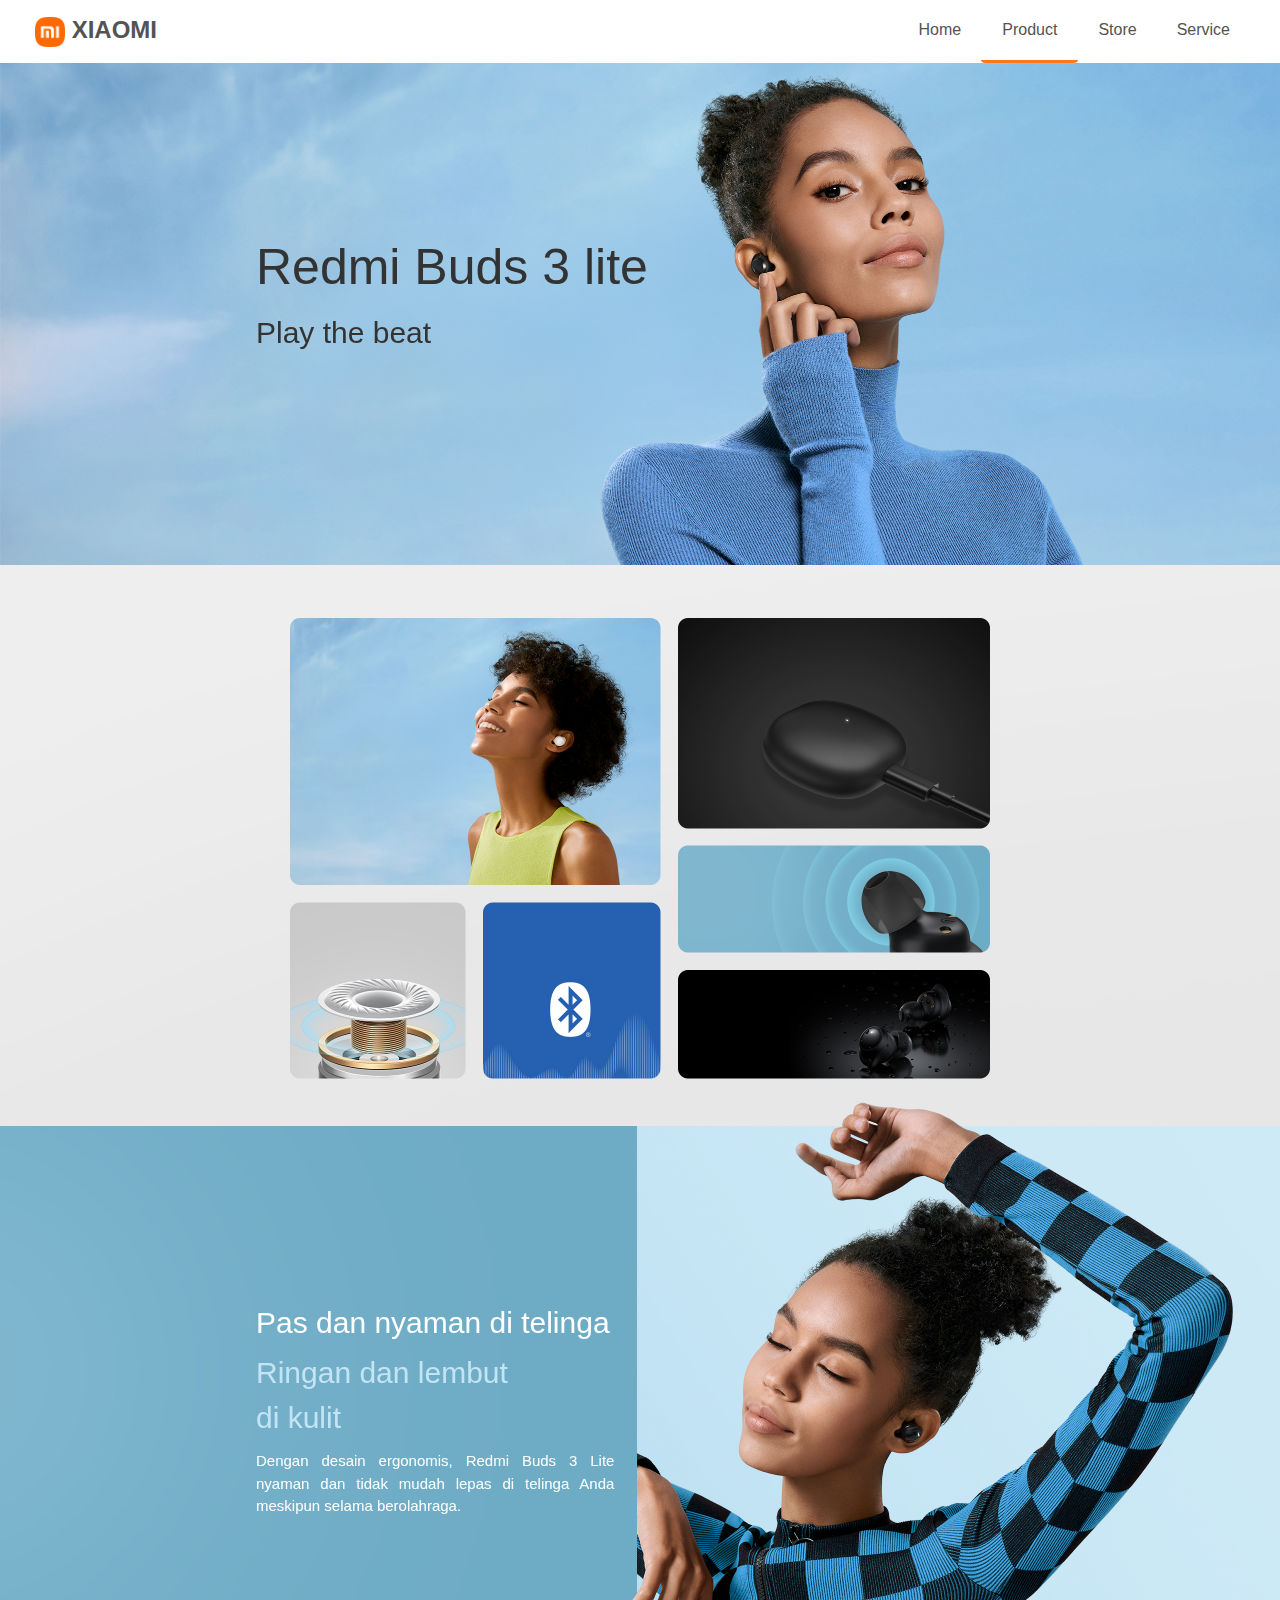
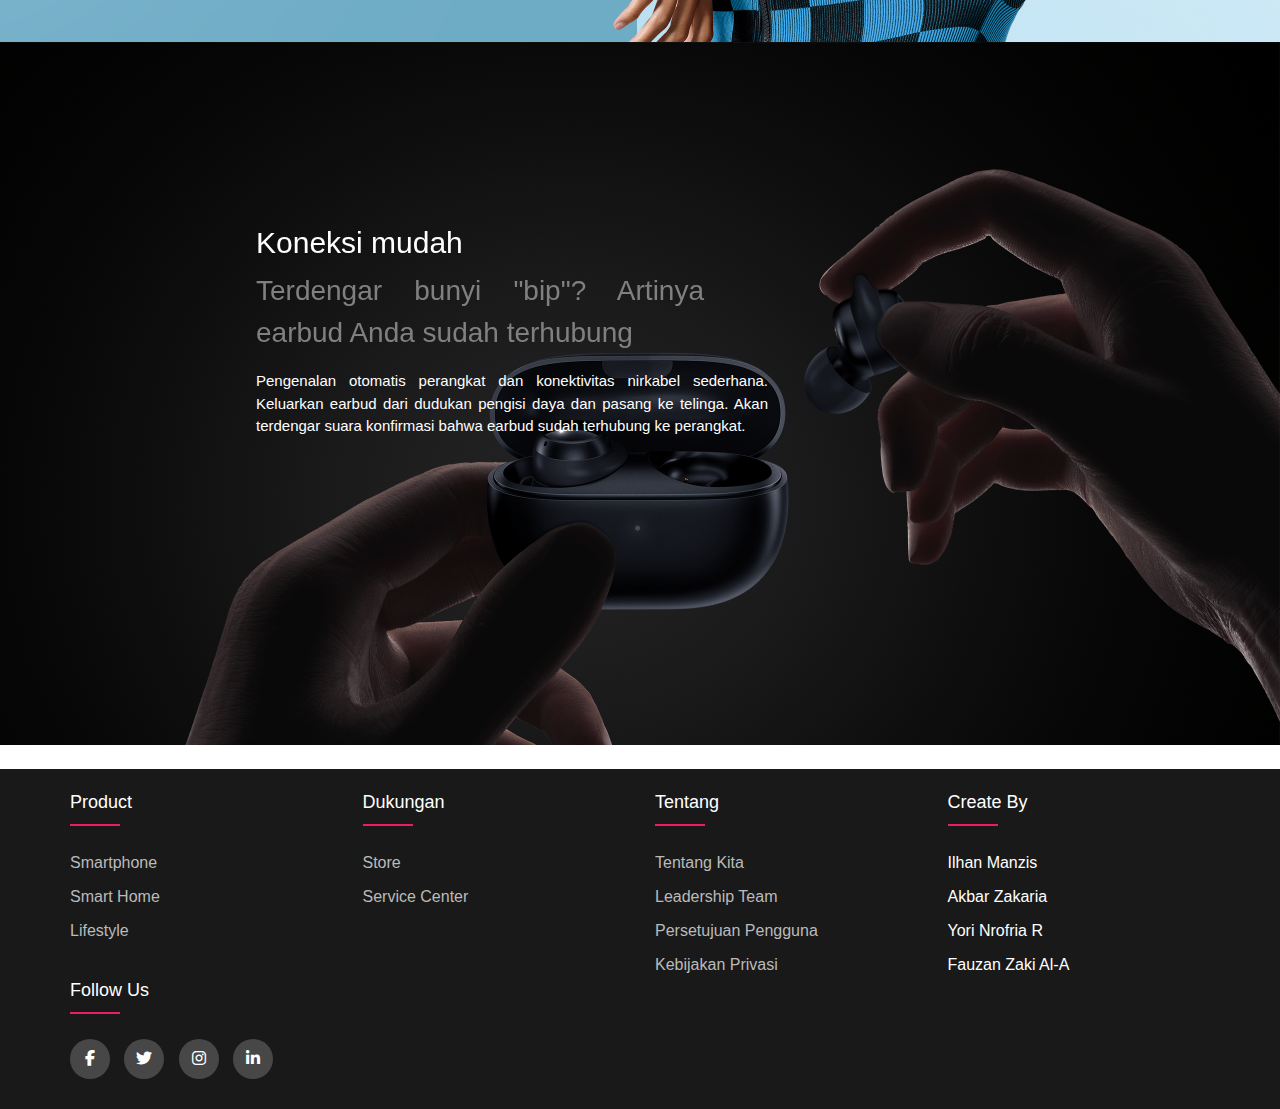
<file: lifestyle.html>
<!DOCTYPE html>
<html lang="en">

<head>
    <meta charset="UTF-8">
    <meta http-equiv="X-UA-Compatible" content="IE=edge">
    <meta name="viewport" content="width=device-width, initial-scale=1.0">
    <title>LIFESTYLE</title>
    <link rel="icon" href="image/logo.png">
    <link rel="stylesheet" type="text/css" href="css/footer.css">
    <link rel="stylesheet" type="text/css" href="css/lifestyle.css">
    <link rel="stylesheet" type="text/css" href="css/dropdown.css">
    <link rel="stylesheet" href="css/style.css">
    <link rel="stylesheet" type="text/css" href="css/galery.css">
    <link rel="stylesheet" href="https://cdnjs.cloudflare.com/ajax/libs/font-awesome/6.2.0/css/all.min.css" />
    <script src="js/jquery.js"></script>
</head>

<body>
    <header>
        <div class="logo"><img src="image/logo.png"> XIAOMI</div>
        <nav>
            <ul>
                <li><a href="index.html">Home</a></li>
                <li><div class="dropdown">
                      <button onclick="myFunction()" class="dropbtn" id="active">Product</button>
                      <div id="myDropdown" class="dropdown-content">
                        <a href="smartphone.html">Smartphone</a>
                        <a href="smarthome.html">Smart Home</a>
                        <a href="lifestyle.html" id="active">Lifestyle</a>
                      </div>
                    </div></li>
                <li><a href="store.html">Store</a></li>
                <li><a href="service.html">Service</a></li>
            </ul>
        </nav>
        <div class="menu-toggle">
            <i class="fa fa-bars"></i>
        </div>
    </header>   
    <br>
    <img src="image/lifestyle/1.jpg" id="gambar-sh">
    <p id="text-sh1">Redmi Buds 3 lite</p>
    <p id="text-sh2">Play the beat</p>
    <img src="image/lifestyle/3.jpg" id="gambar-sh">
    <img src="image/lifestyle/2.jpg" id="gambar-sh">
    <p id="text-sh3">Pas dan nyaman di telinga </p><p id="text-sh5">Ringan dan lembut di kulit</p>
    <p id="text-sh4">Dengan desain ergonomis, Redmi Buds 3 Lite nyaman dan tidak mudah lepas di telinga Anda meskipun selama berolahraga.</p>
    <img src="image/lifestyle/4.png" id="gambar-sh">
    <p id="text-sh6">Koneksi mudah</p>
    <p id="text-sh7">Terdengar bunyi "bip"? Artinya earbud Anda sudah terhubung</p>
    <p id="text-sh8">Pengenalan otomatis perangkat dan konektivitas nirkabel sederhana. Keluarkan earbud dari dudukan pengisi daya dan pasang ke telinga. Akan terdengar suara konfirmasi bahwa earbud sudah terhubung ke perangkat.</p>
    <div style="text-align:center">
      <span class="dot"></span> 
      <span class="dot"></span> 
      <span class="dot"></span> 
    </div>
        <footer class="footer">
     <div class="container">
        <div class="row">
            <div class="footer-col">
                <h4>Product</h4>
                <ul>
                    <li><a href="smartphone.html">Smartphone</a></li>
                    <li><a href="smarthome.html">Smart Home</a></li>
                    <li><a href="lifestyle.html">Lifestyle</a></li>
                </ul>
            </div>
            <div class="footer-col">
                <h4>Dukungan</h4>
                <ul>
                    <li><a href="store.html">Store</a></li>
                    <li><a href="service.html">Service Center</a></li>
                </ul>
            </div>
            <div class="footer-col">
                <h4>Tentang</h4>
                <ul>
                    <li><a href="index.html">Tentang Kita</a></li>
                    <li><a href="leader.html">Leadership Team</a></li>
                    <li><a href="persetujuan.html">Persetujuan pengguna</a></li>
                    <li><a href="kebijakan.html">Kebijakan privasi</a></li>
                </ul>
            </div>
             <div class="footer-col">
            <h4>Create By</h4>
                <ul>
                    <li>Ilhan Manzis</li>
                    <li>Akbar Zakaria</li>
                    <li>Yori Nrofria R</li>
                    <li>Fauzan Zaki Al-A</li>
                </ul>
            </div>
            <div class="footer-col">
                <h4>follow us</h4>
                <div class="social-links">
                    <a href="https://id-id.facebook.com/XiaomiIndonesia/"><i class="fab fa-facebook-f"></i></a>
                    <a href="https://twitter.com/XiaomiIndonesia"><i class="fab fa-twitter"></i></a>
                    <a href="https://www.instagram.com/xiaomi.indonesia"><i class="fab fa-instagram"></i></a>
                    <a href="https://id.linkedin.com/company/xiaomiindonesia"><i class="fab fa-linkedin-in"></i></a>
                </div>
            </div>
        </div>
     </div>
  </footer>
</body>
</html>
<script>
        $(document).ready(function () {
            $(".menu-toggle").click(function () {
                $('nav').toggleClass('active');
            })
        })
</script>
<script>
let slideIndex = 0;
showSlides();

function showSlides() {
  let i;
  let slides = document.getElementsByClassName("mySlides");
  let dots = document.getElementsByClassName("dot");
  for (i = 0; i < slides.length; i++) {
    slides[i].style.display = "none";  
  }
  slideIndex++;
  if (slideIndex > slides.length) {slideIndex = 1}    
  for (i = 0; i < dots.length; i++) {
    dots[i].className = dots[i].className.replace(" activee", "");
  }
  slides[slideIndex-1].style.display = "block";  
  dots[slideIndex-1].className += " activee";
  setTimeout(showSlides, 2000); // Change image every 2 seconds
}
</script>
<script>
/* When the user clicks on the button, 
toggle between hiding and showing the dropdown content */
function myFunction() {
  document.getElementById("myDropdown").classList.toggle("show");
}

// Close the dropdown if the user clicks outside of it
window.onclick = function(event) {
  if (!event.target.matches('.dropbtn')) {
    var dropdowns = document.getElementsByClassName("dropdown-content");
    var i;
    for (i = 0; i < dropdowns.length; i++) {
      var openDropdown = dropdowns[i];
      if (openDropdown.classList.contains('show')) {
        openDropdown.classList.remove('show');
      }
    }
  }
}
</script>
</file>
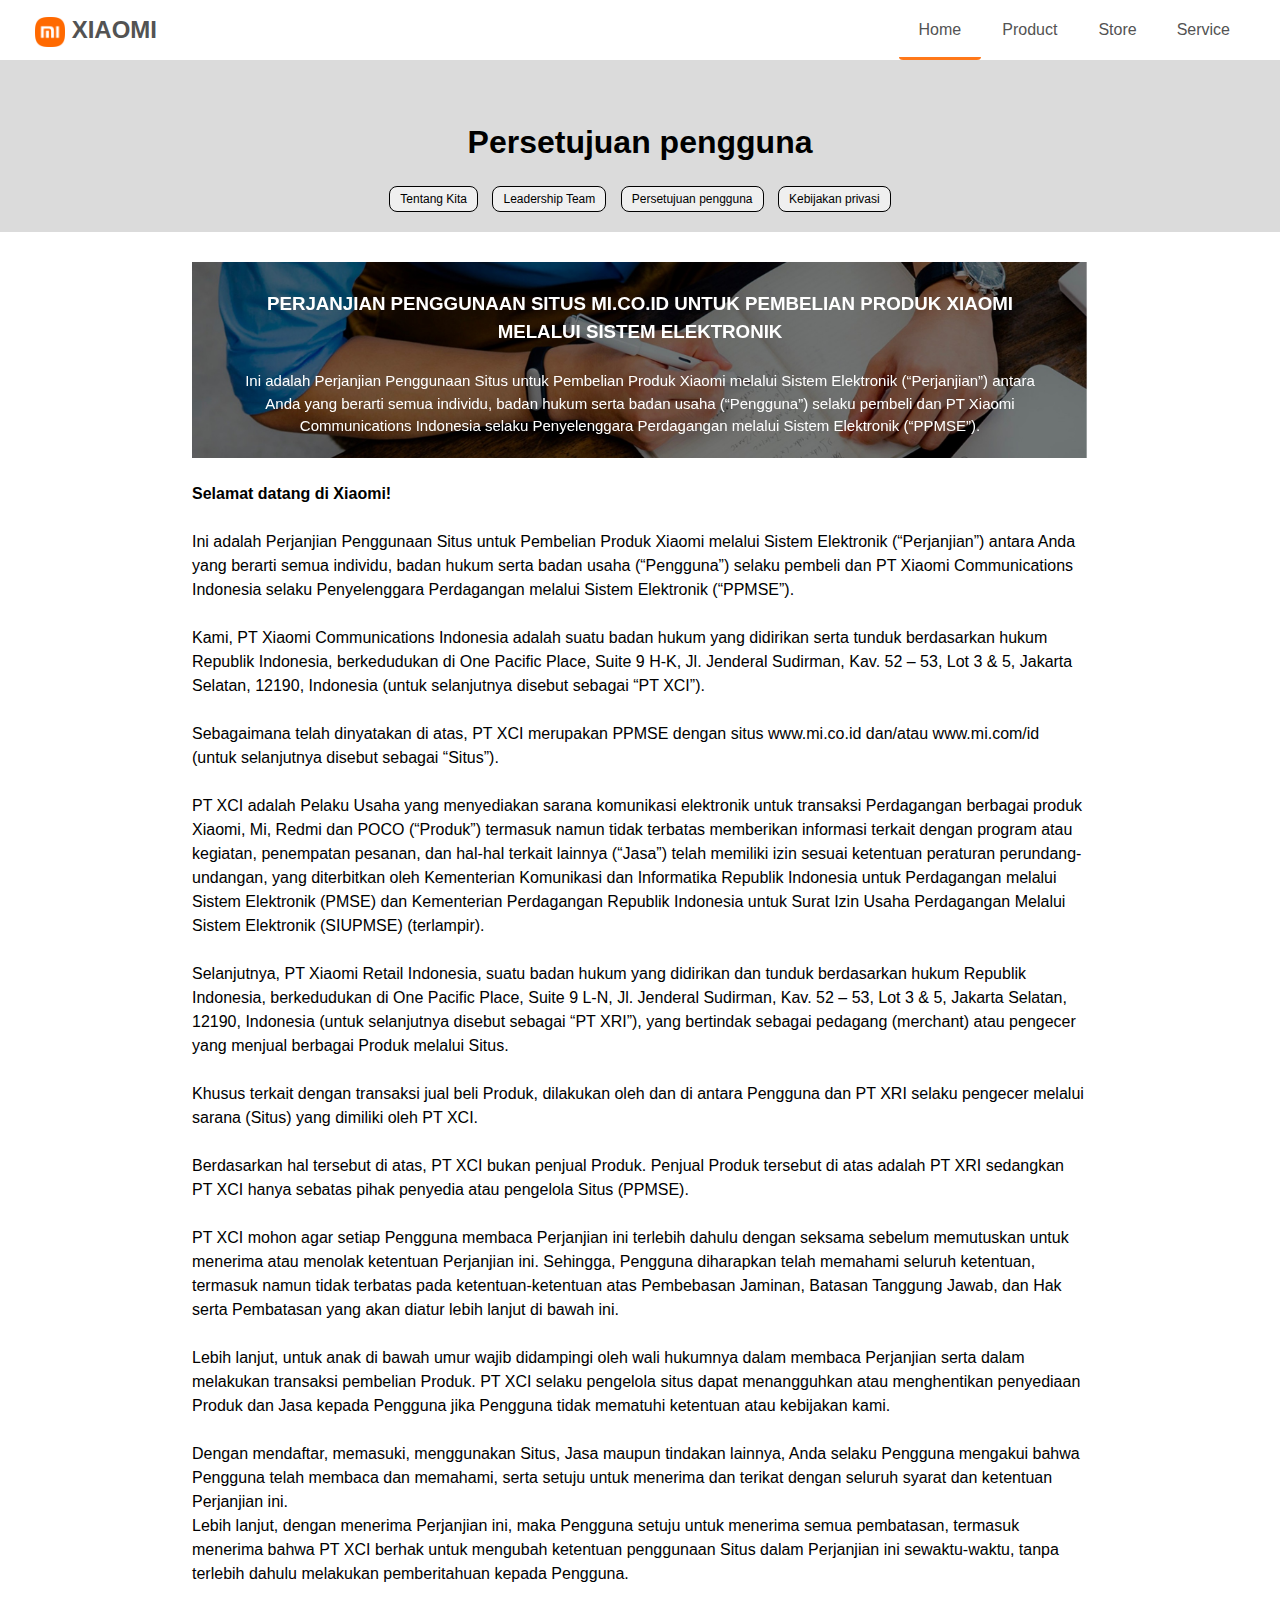
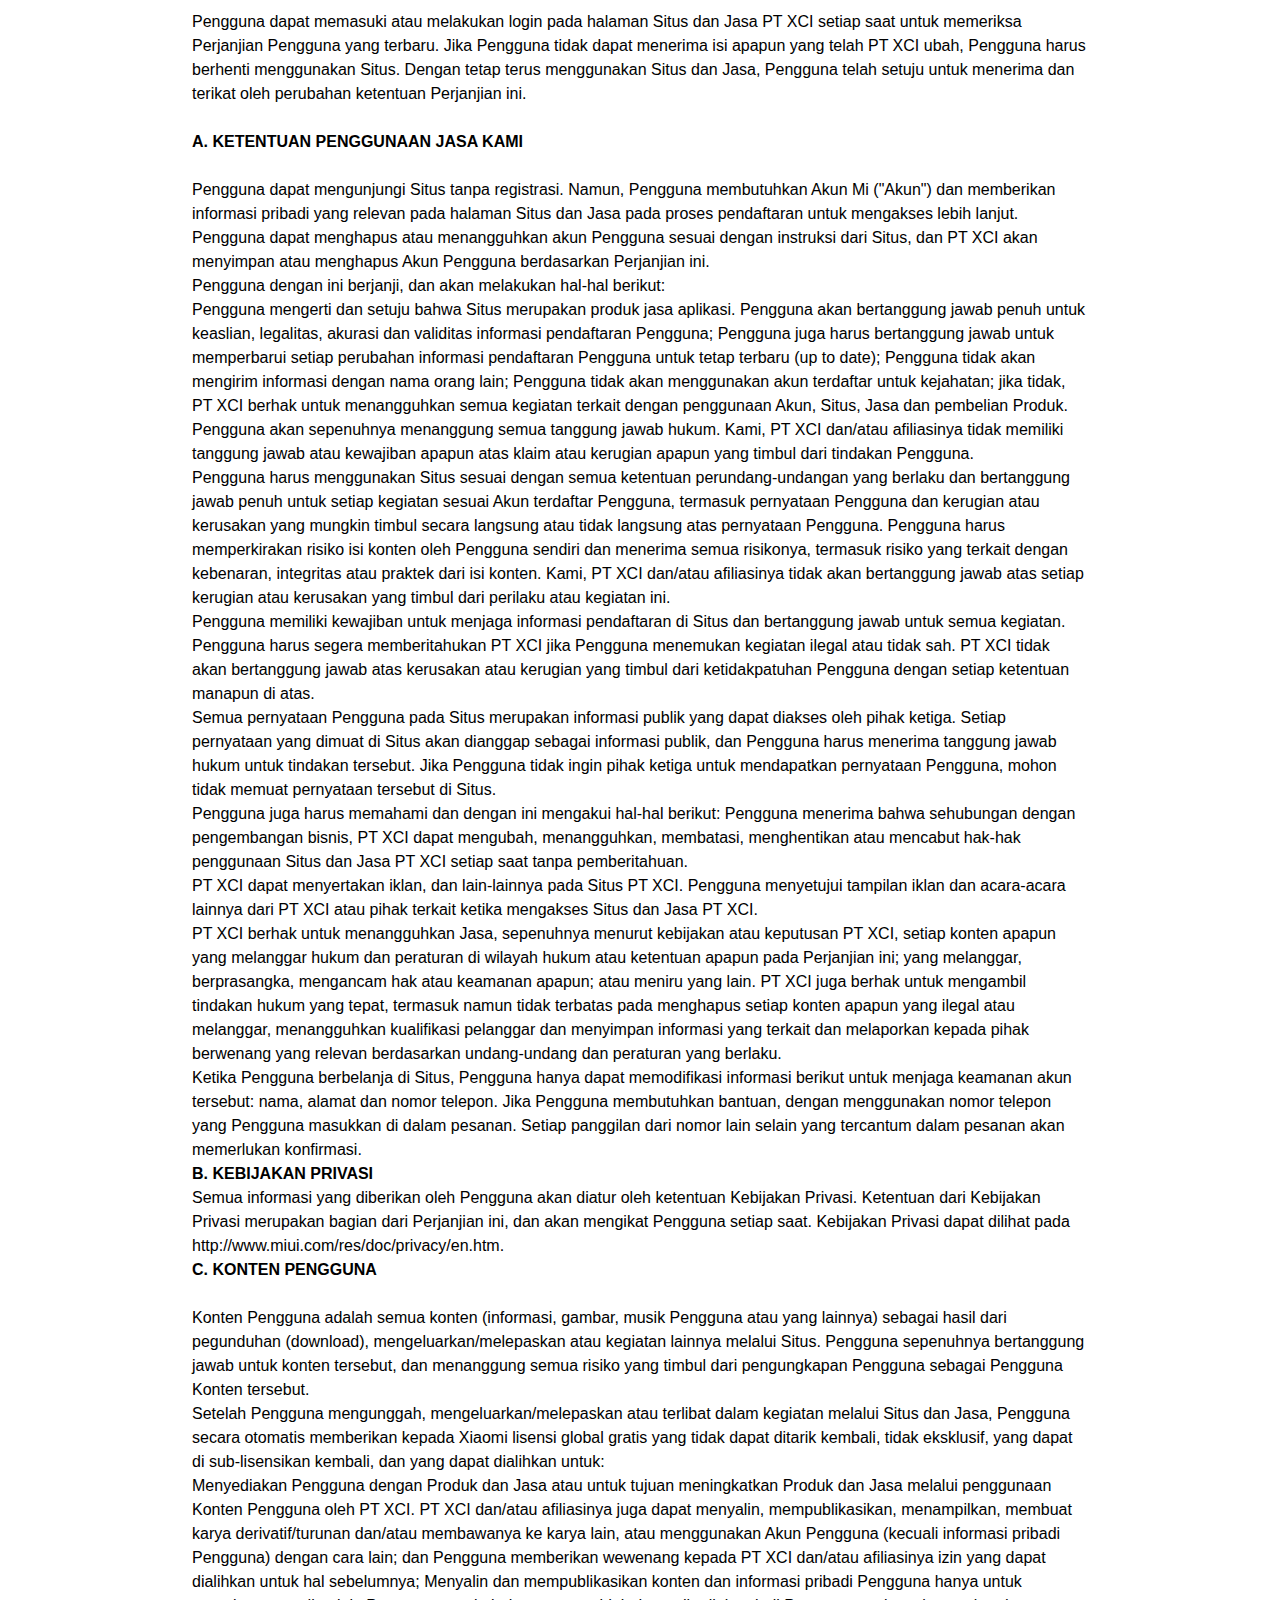
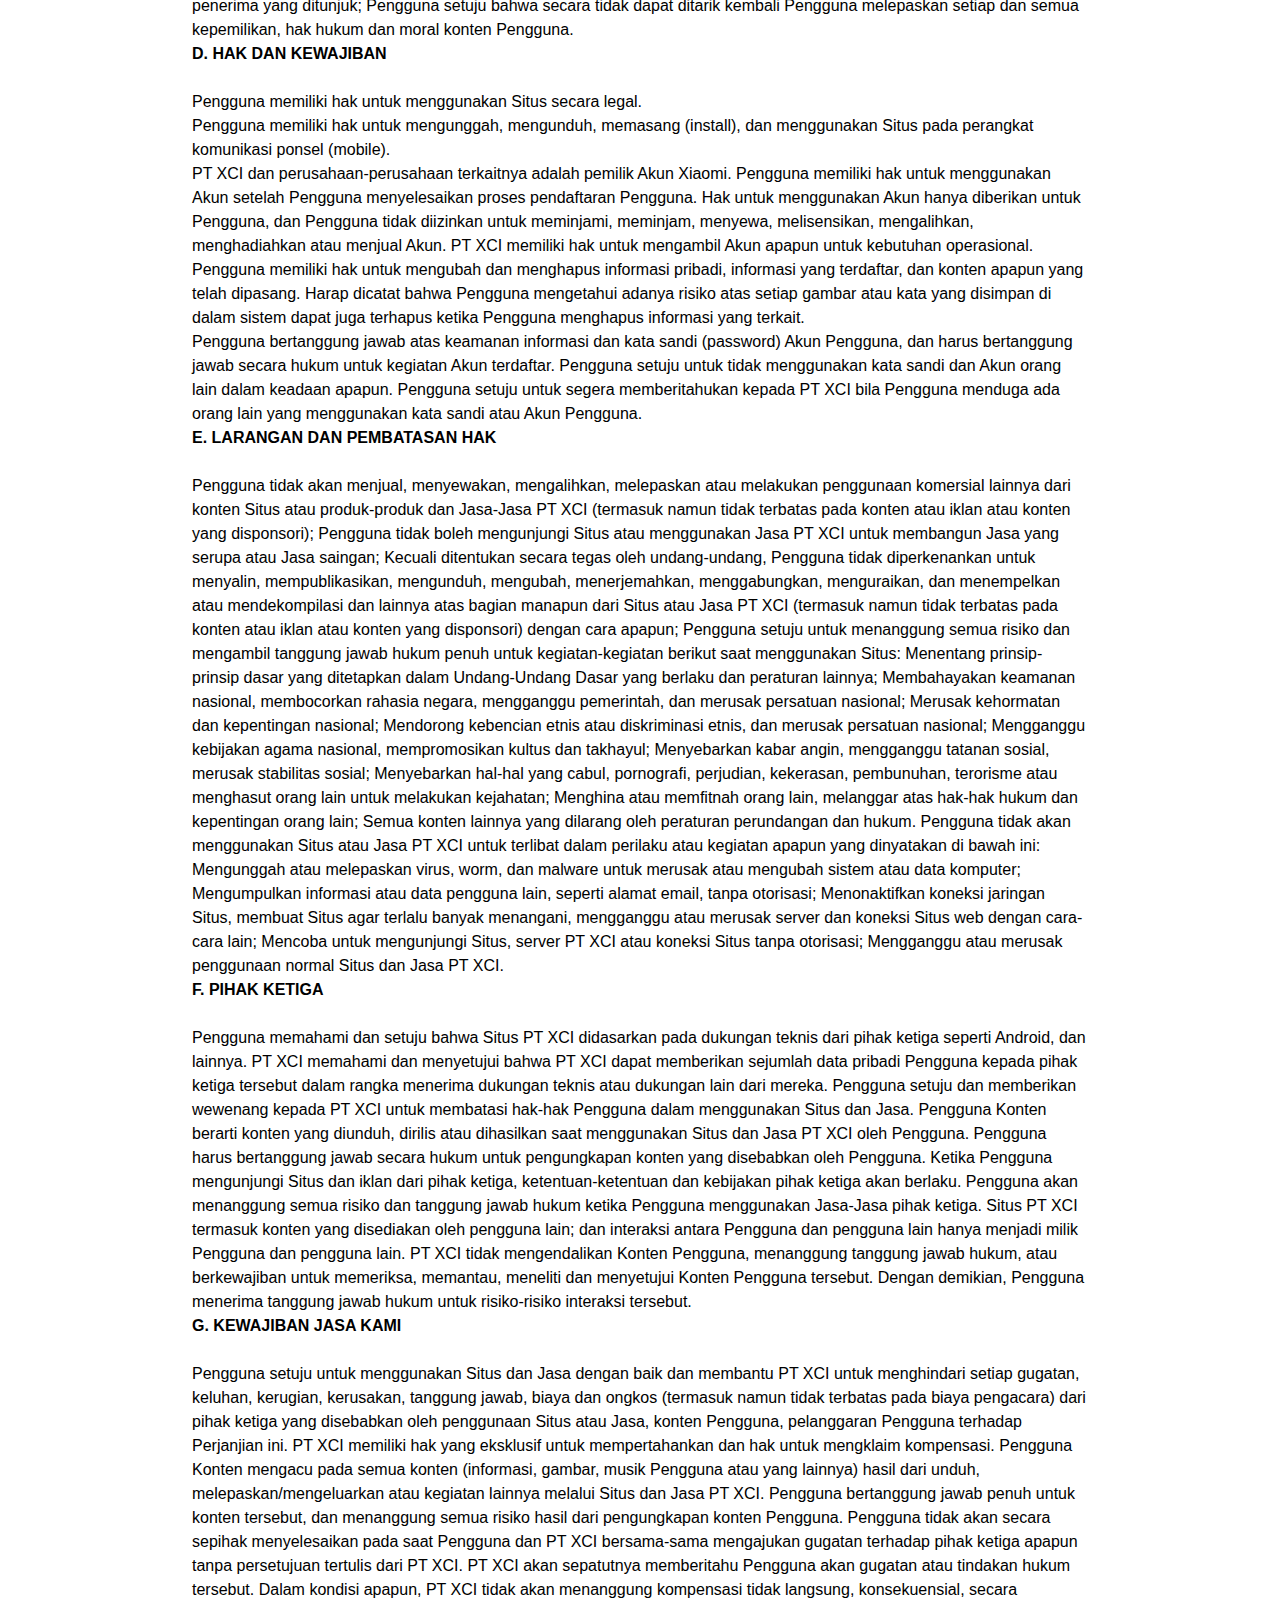
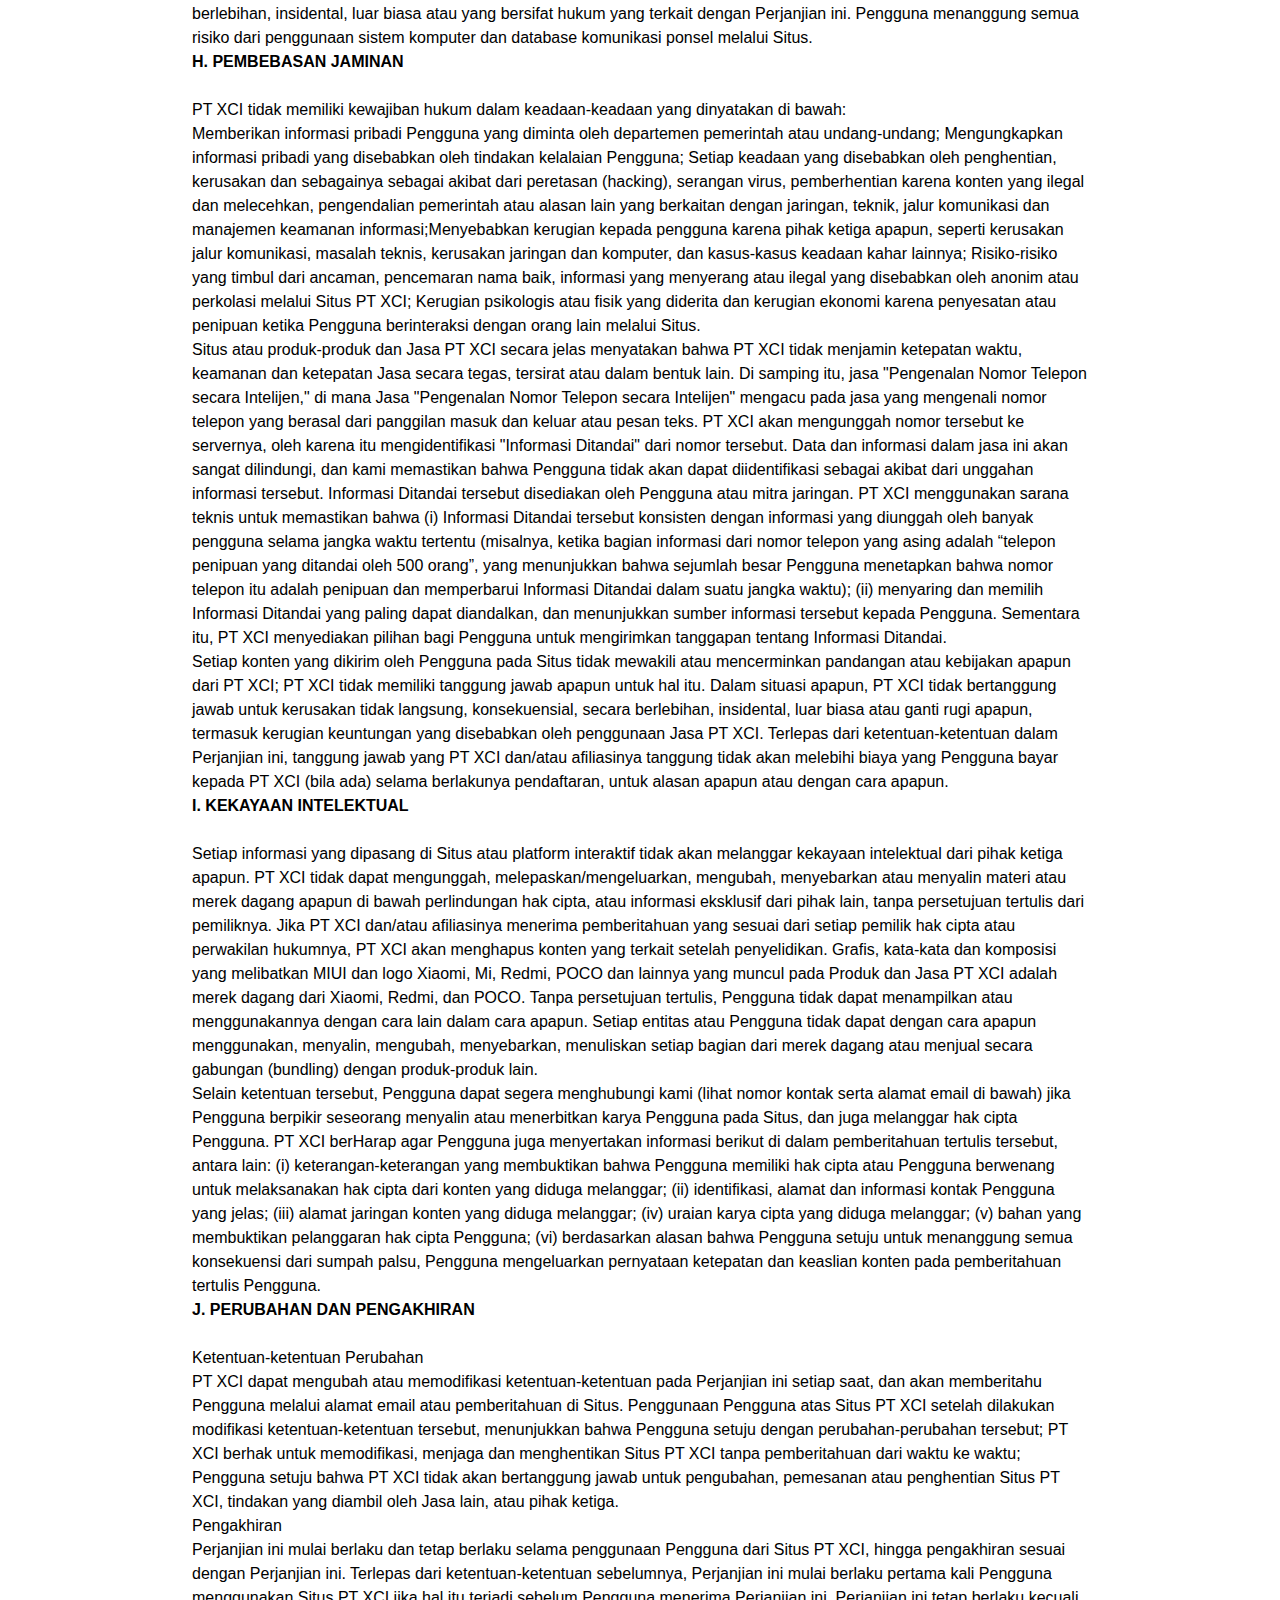
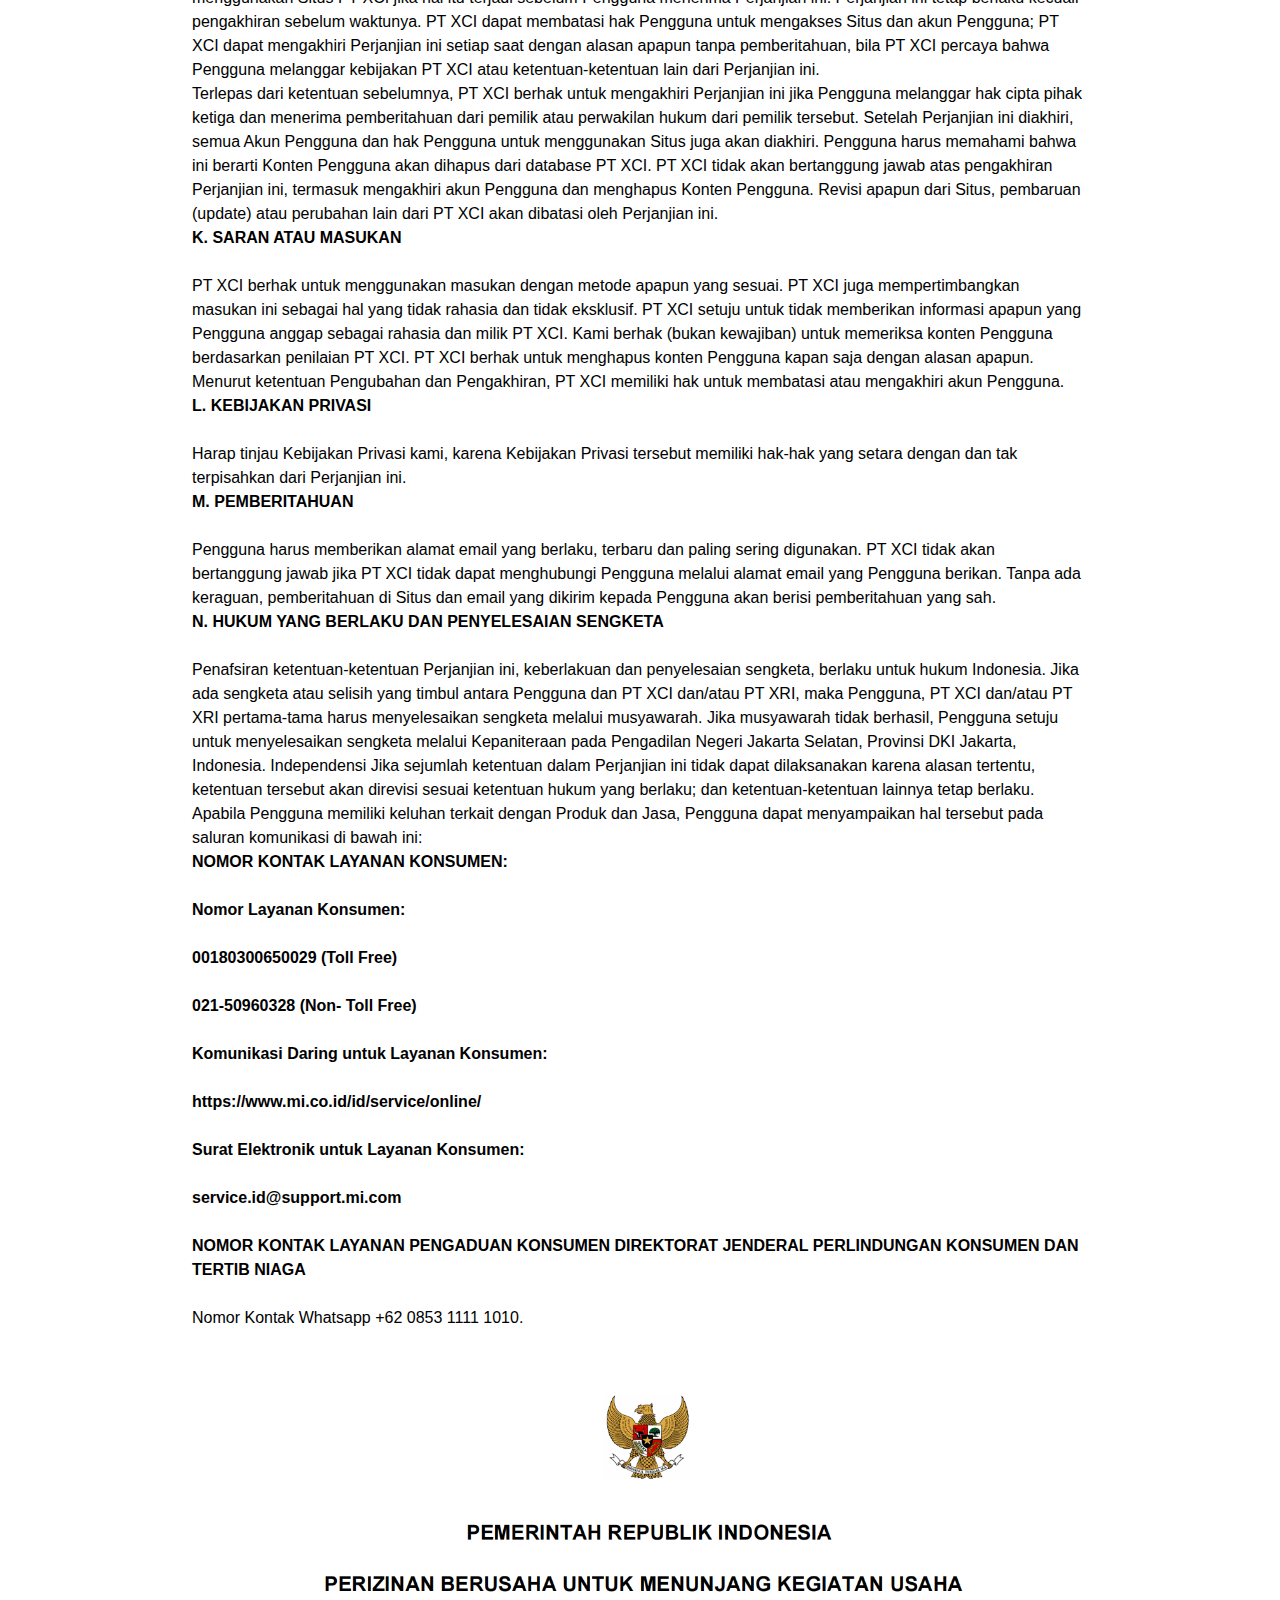
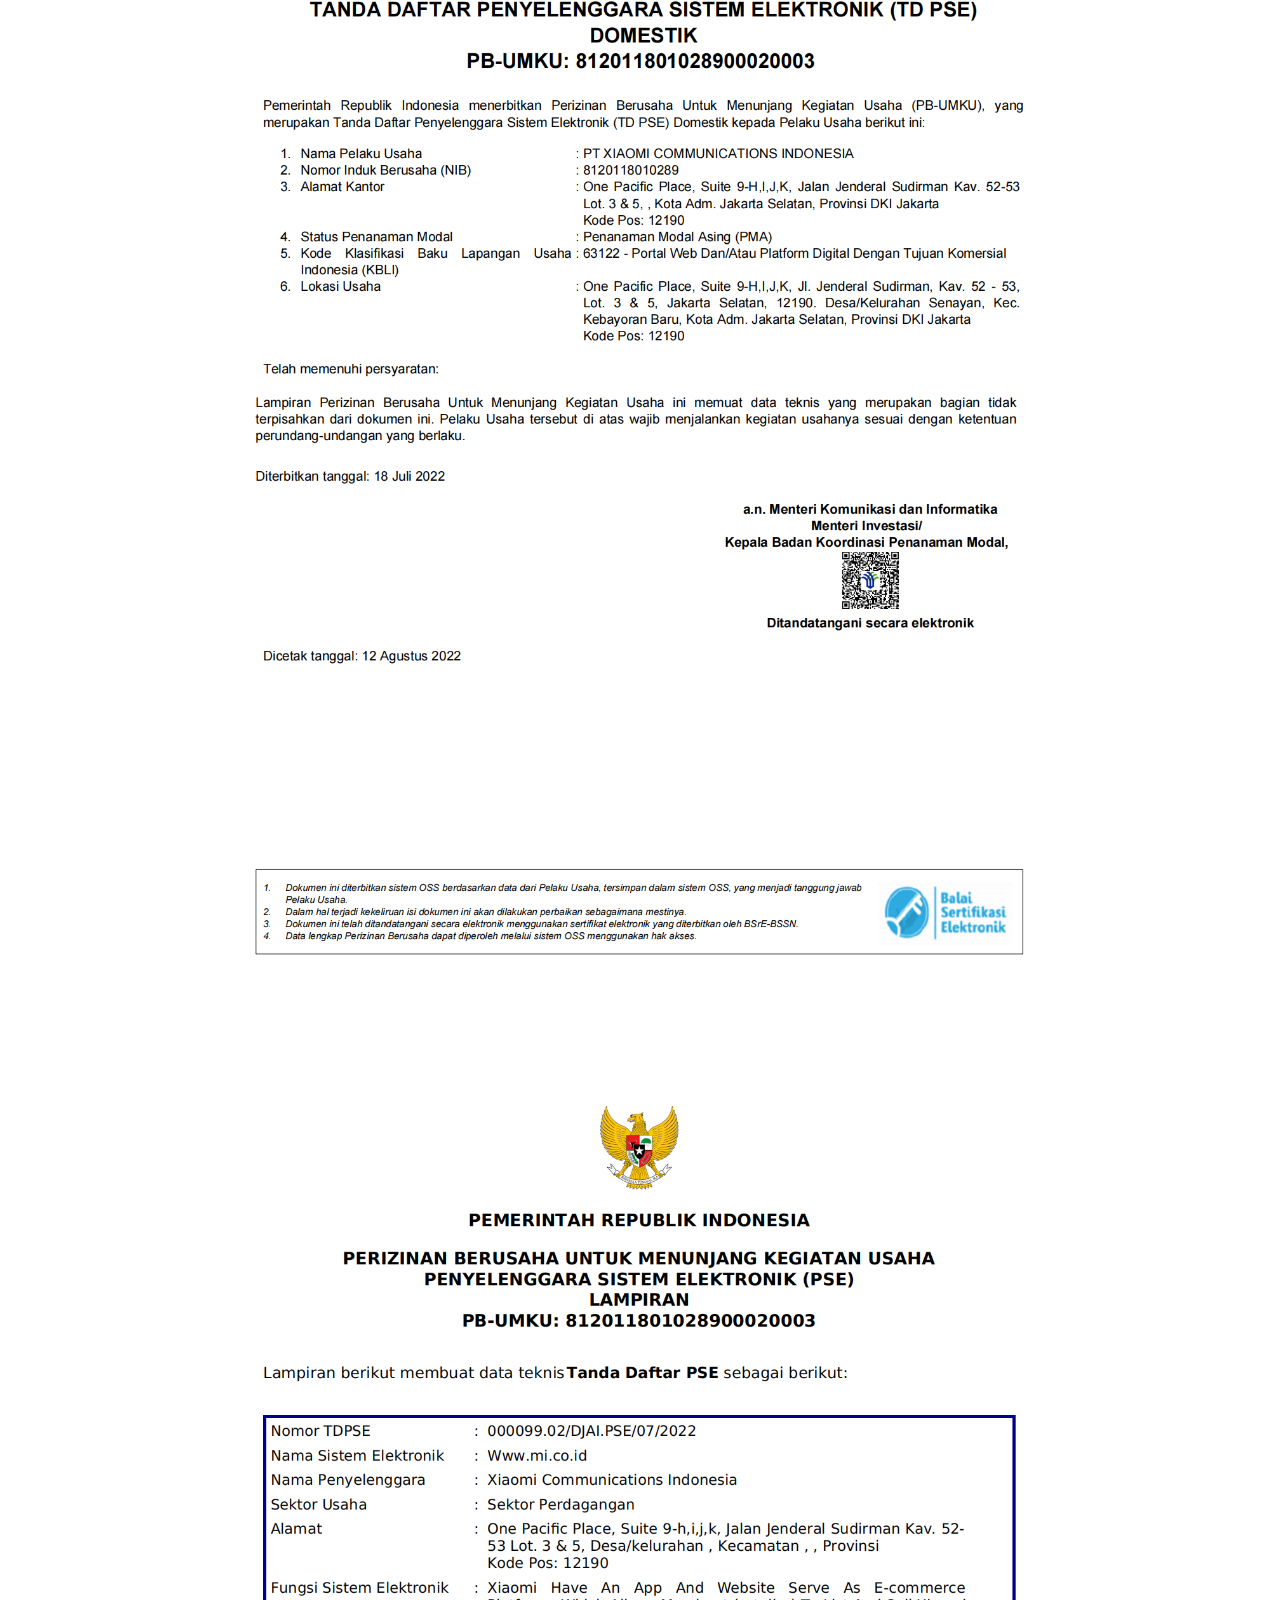
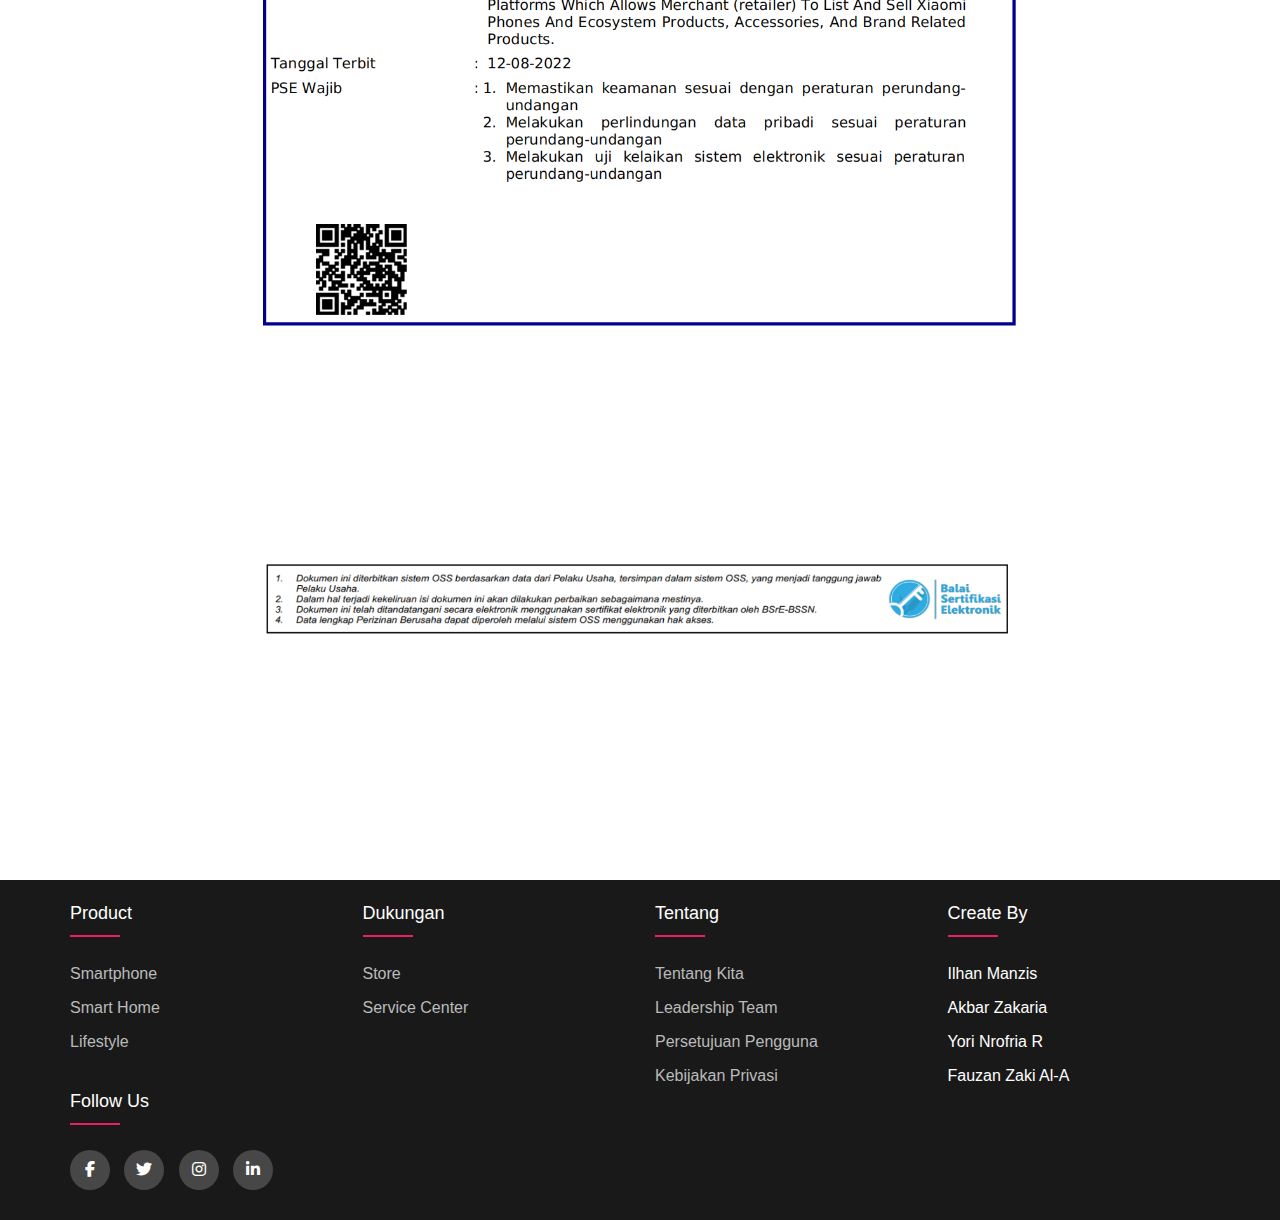
<file: persetujuan.html>
<!DOCTYPE html>
<html lang="en">

<head>
    <meta charset="UTF-8">
    <meta http-equiv="X-UA-Compatible" content="IE=edge">
    <meta name="viewport" content="width=device-width, initial-scale=1.0">
    <title>XIAOMI</title>
    <link rel="icon" href="image/logo.png">
    <link rel="stylesheet" type="text/css" href="css/footer.css">
    <link rel="stylesheet" type="text/css" href="css/home.css">
    <link rel="stylesheet" type="text/css" href="css/dropdown.css">
    <link rel="stylesheet" href="css/style.css">
    <link rel="stylesheet" type="text/css" href="css/galery.css">
    <link rel="stylesheet" href="https://cdnjs.cloudflare.com/ajax/libs/font-awesome/6.2.0/css/all.min.css" />
    <script src="js/jquery.js"></script>
</head>

<body>
    <header>
        <div class="logo"><img src="image/logo.png"> XIAOMI</div>
        <nav>
            <ul>
                <li><a href="index.html" class="active">Home</a></li>
                <li><div class="dropdown">
                      <button onclick="myFunction()" class="dropbtn">Product</button>
                      <div id="myDropdown" class="dropdown-content">
                        <a href="smartphone.html">Smartphone</a>
                        <a href="smarthome.html">Smart Home</a>
                        <a href="lifestyle.html">Lifestyle</a>
                      </div>
                    </div></li>
                <li><a href="store.html">Store</a></li>
                <li><a href="service.html">Service</a></li>
            </ul>
        </nav>
        <div class="menu-toggle">
            <i class="fa fa-bars"></i>
        </div>
    </header>   
    <br><br>
    <div id="page">
        <h1 id="judul">Persetujuan pengguna</h1>
        <a href="index.html"><button id="button">Tentang Kita</button></a>
        <a href="leader.html"><button id="button">Leadership Team</button></a>
        <a href="persetujuan.html"><button id="button">Persetujuan pengguna</button></a>
        <a href="kebijakan.html"><button id="button">Kebijakan privasi</button></a>
    </div>
    <div id="layout1">
        <img src="image/persetujuan/1.jpg" id="gambar-utama">
        <div id="persetujuan-text">
            <h3>PERJANJIAN PENGGUNAAN SITUS MI.CO.ID UNTUK PEMBELIAN PRODUK XIAOMI MELALUI SISTEM ELEKTRONIK</h3>
            <br>
            <p id="persetujuan-text-p">Ini adalah Perjanjian Penggunaan Situs untuk Pembelian Produk Xiaomi melalui Sistem Elektronik (“Perjanjian”) antara Anda yang berarti semua individu, badan hukum serta badan usaha (“Pengguna”) selaku pembeli dan PT Xiaomi Communications Indonesia selaku Penyelenggara Perdagangan melalui Sistem Elektronik (“PPMSE”).</p>
        </div><br><br>
        <h4>Selamat datang di Xiaomi!</h4>

            <br><p>Ini adalah Perjanjian Penggunaan Situs untuk Pembelian Produk Xiaomi melalui Sistem Elektronik (“Perjanjian”) antara Anda yang berarti semua individu, badan hukum serta badan usaha (“Pengguna”)  selaku pembeli dan PT Xiaomi Communications Indonesia selaku Penyelenggara Perdagangan melalui Sistem Elektronik (“PPMSE”).</p>
            <br>
            <p>Kami, PT Xiaomi Communications Indonesia adalah suatu badan hukum yang didirikan serta tunduk berdasarkan hukum Republik Indonesia, berkedudukan di One Pacific Place, Suite 9 H-K, Jl. Jenderal Sudirman, Kav. 52 – 53, Lot 3 & 5, Jakarta Selatan, 12190, Indonesia (untuk selanjutnya disebut sebagai “PT XCI”).</p>
            <br>
            <p>Sebagaimana telah dinyatakan di atas, PT XCI merupakan PPMSE dengan situs www.mi.co.id dan/atau www.mi.com/id (untuk selanjutnya disebut sebagai “Situs”).</p>

            <br><p>PT XCI adalah Pelaku Usaha yang menyediakan sarana komunikasi elektronik untuk transaksi Perdagangan berbagai produk Xiaomi, Mi, Redmi dan POCO (“Produk”) termasuk namun tidak terbatas memberikan informasi terkait dengan program atau kegiatan, penempatan pesanan, dan hal-hal terkait lainnya (“Jasa”) telah memiliki izin sesuai ketentuan peraturan perundang-undangan, yang diterbitkan oleh Kementerian Komunikasi dan Informatika Republik Indonesia untuk Perdagangan melalui Sistem Elektronik (PMSE) dan Kementerian Perdagangan Republik Indonesia untuk Surat Izin Usaha Perdagangan Melalui Sistem Elektronik (SIUPMSE) (terlampir).</p>

            <br><p>Selanjutnya, PT Xiaomi Retail Indonesia, suatu badan hukum yang didirikan dan tunduk berdasarkan hukum Republik Indonesia, berkedudukan di One Pacific Place, Suite 9 L-N, Jl. Jenderal Sudirman, Kav. 52 – 53, Lot 3 & 5, Jakarta Selatan, 12190, Indonesia (untuk selanjutnya disebut sebagai “PT XRI”), yang bertindak sebagai pedagang (merchant) atau pengecer yang menjual berbagai Produk melalui Situs.</p>

            <br><p>Khusus terkait dengan transaksi jual beli Produk, dilakukan oleh dan di antara Pengguna dan PT XRI selaku pengecer melalui sarana (Situs) yang dimiliki oleh PT XCI.</p>

            <br><p>Berdasarkan hal tersebut di atas, PT XCI bukan penjual Produk. Penjual Produk tersebut di atas adalah PT XRI sedangkan PT XCI hanya sebatas pihak penyedia atau pengelola Situs (PPMSE).</p>

            <br><p>PT XCI mohon agar setiap Pengguna membaca Perjanjian ini terlebih dahulu dengan seksama sebelum memutuskan untuk menerima atau menolak ketentuan Perjanjian ini. Sehingga, Pengguna diharapkan telah memahami seluruh ketentuan, termasuk namun tidak terbatas pada ketentuan-ketentuan atas Pembebasan Jaminan, Batasan Tanggung Jawab, dan Hak serta Pembatasan yang akan diatur lebih lanjut di bawah ini.</p>

            <br><p>Lebih lanjut, untuk anak di bawah umur wajib didampingi oleh wali hukumnya dalam membaca Perjanjian serta dalam melakukan transaksi pembelian Produk. PT XCI selaku pengelola situs dapat menangguhkan atau menghentikan penyediaan Produk dan Jasa kepada Pengguna jika Pengguna tidak mematuhi ketentuan atau kebijakan kami.</p>

            <br><p>Dengan mendaftar, memasuki, menggunakan Situs, Jasa maupun tindakan lainnya, Anda selaku Pengguna mengakui bahwa Pengguna telah membaca dan memahami, serta setuju untuk menerima dan terikat dengan seluruh syarat dan ketentuan Perjanjian ini.

            <br><p>Lebih lanjut, dengan menerima Perjanjian ini, maka Pengguna setuju untuk menerima semua pembatasan, termasuk menerima bahwa PT XCI berhak untuk mengubah ketentuan penggunaan Situs dalam Perjanjian ini sewaktu-waktu, tanpa terlebih dahulu melakukan pemberitahuan kepada Pengguna.</p>

            <br><p>Pengguna dapat memasuki atau melakukan login pada halaman Situs dan Jasa PT XCI setiap saat untuk memeriksa Perjanjian Pengguna yang terbaru. Jika Pengguna tidak dapat menerima isi apapun yang telah PT XCI ubah, Pengguna harus berhenti menggunakan Situs. Dengan tetap terus menggunakan Situs dan Jasa, Pengguna telah setuju untuk menerima dan terikat oleh perubahan ketentuan Perjanjian ini.</p>
            
            <br><h4>A. KETENTUAN PENGGUNAAN JASA KAMI</h4>

           <br><p> Pengguna dapat mengunjungi Situs tanpa registrasi. Namun, Pengguna membutuhkan Akun Mi ("Akun") dan memberikan informasi pribadi yang relevan pada halaman Situs dan Jasa pada proses pendaftaran untuk mengakses lebih lanjut. Pengguna dapat menghapus atau menangguhkan akun Pengguna sesuai dengan instruksi dari Situs, dan PT XCI akan menyimpan atau menghapus Akun Pengguna berdasarkan Perjanjian ini.

           <br><p> Pengguna dengan ini berjanji, dan akan melakukan hal-hal berikut:

            <br><p>Pengguna mengerti dan setuju bahwa Situs merupakan produk jasa aplikasi. Pengguna akan bertanggung jawab penuh untuk keaslian, legalitas, akurasi dan validitas informasi pendaftaran Pengguna; Pengguna juga harus bertanggung jawab untuk memperbarui setiap perubahan informasi pendaftaran Pengguna untuk tetap terbaru (up to date); Pengguna tidak akan mengirim informasi dengan nama orang lain; Pengguna tidak akan menggunakan akun terdaftar untuk kejahatan; jika tidak, PT XCI berhak untuk menangguhkan semua kegiatan terkait dengan penggunaan Akun, Situs, Jasa dan pembelian Produk. Pengguna akan sepenuhnya menanggung semua tanggung jawab hukum. Kami, PT XCI dan/atau afiliasinya tidak memiliki tanggung jawab atau kewajiban apapun atas klaim atau kerugian apapun yang timbul dari tindakan Pengguna.

           <br><p> Pengguna harus menggunakan Situs sesuai dengan semua ketentuan perundang-undangan yang berlaku dan bertanggung jawab penuh untuk setiap kegiatan sesuai Akun terdaftar Pengguna, termasuk pernyataan Pengguna dan kerugian atau kerusakan yang mungkin timbul secara langsung atau tidak langsung atas pernyataan Pengguna. Pengguna harus memperkirakan risiko isi konten oleh Pengguna sendiri dan menerima semua risikonya, termasuk risiko yang terkait dengan kebenaran, integritas atau praktek dari isi konten. Kami, PT XCI dan/atau afiliasinya tidak akan bertanggung jawab atas setiap kerugian atau kerusakan yang timbul dari perilaku atau kegiatan ini.

           <br><p> Pengguna memiliki kewajiban untuk menjaga informasi pendaftaran di Situs dan bertanggung jawab untuk semua kegiatan. Pengguna harus segera memberitahukan PT XCI jika Pengguna menemukan kegiatan ilegal atau tidak sah. PT XCI tidak akan bertanggung jawab atas kerusakan atau kerugian yang timbul dari ketidakpatuhan Pengguna dengan setiap ketentuan manapun di atas.

           <br><p> Semua pernyataan Pengguna pada Situs merupakan informasi publik yang dapat diakses oleh pihak ketiga. Setiap pernyataan yang dimuat di Situs akan dianggap sebagai informasi publik, dan Pengguna harus menerima tanggung jawab hukum untuk tindakan tersebut. Jika Pengguna tidak ingin pihak ketiga untuk mendapatkan pernyataan Pengguna, mohon tidak memuat pernyataan tersebut di Situs.

           <br><p> Pengguna juga harus memahami dan dengan ini mengakui hal-hal berikut:

            Pengguna menerima bahwa sehubungan dengan pengembangan bisnis, PT XCI dapat mengubah, menangguhkan, membatasi, menghentikan atau mencabut hak-hak penggunaan Situs dan Jasa PT XCI setiap saat tanpa pemberitahuan.

           <br><p> PT XCI dapat menyertakan iklan, dan lain-lainnya pada Situs PT XCI. Pengguna menyetujui tampilan iklan dan acara-acara lainnya dari PT XCI atau pihak terkait ketika mengakses Situs dan Jasa PT XCI.

          <br><p>  PT XCI berhak untuk menangguhkan Jasa, sepenuhnya menurut kebijakan atau keputusan PT XCI, setiap konten apapun yang melanggar hukum dan peraturan di wilayah hukum atau ketentuan apapun pada Perjanjian ini; yang melanggar, berprasangka, mengancam hak atau keamanan apapun; atau meniru yang lain. PT XCI juga berhak untuk mengambil tindakan hukum yang tepat, termasuk namun tidak terbatas pada menghapus setiap konten apapun yang ilegal atau melanggar, menangguhkan kualifikasi pelanggar dan menyimpan informasi yang terkait dan melaporkan kepada pihak berwenang yang relevan berdasarkan undang-undang dan peraturan yang berlaku.

           <br><p> Ketika Pengguna berbelanja di Situs, Pengguna hanya dapat memodifikasi informasi berikut untuk menjaga keamanan akun tersebut: nama, alamat dan nomor telepon. Jika Pengguna membutuhkan bantuan, dengan menggunakan nomor telepon yang Pengguna masukkan di dalam pesanan. Setiap panggilan dari nomor lain selain yang tercantum dalam pesanan akan memerlukan konfirmasi.

            <br><h4>B. KEBIJAKAN PRIVASI</h4>

            Semua informasi yang diberikan oleh Pengguna akan diatur oleh ketentuan Kebijakan Privasi. Ketentuan dari Kebijakan Privasi merupakan bagian dari Perjanjian ini, dan akan mengikat Pengguna setiap saat. Kebijakan Privasi dapat dilihat pada http://www.miui.com/res/doc/privacy/en.htm.

            <br><h4>C. KONTEN PENGGUNA</h4>

            <br><p>Konten Pengguna adalah semua konten (informasi, gambar, musik Pengguna atau yang lainnya) sebagai hasil dari pegunduhan (download), mengeluarkan/melepaskan atau kegiatan lainnya melalui Situs. Pengguna sepenuhnya bertanggung jawab untuk konten tersebut, dan menanggung semua risiko yang timbul dari pengungkapan Pengguna sebagai Pengguna Konten tersebut.

           <br><p> Setelah Pengguna mengunggah, mengeluarkan/melepaskan atau terlibat dalam kegiatan melalui Situs dan Jasa, Pengguna secara otomatis memberikan kepada Xiaomi lisensi global gratis yang tidak dapat ditarik kembali, tidak eksklusif, yang dapat di sub-lisensikan kembali, dan yang dapat dialihkan untuk:

           <br><p> Menyediakan Pengguna dengan Produk dan Jasa atau untuk tujuan meningkatkan Produk dan Jasa melalui penggunaan Konten Pengguna oleh PT XCI. PT XCI dan/atau afiliasinya juga dapat menyalin, mempublikasikan, menampilkan, membuat karya derivatif/turunan dan/atau membawanya ke karya lain, atau menggunakan Akun Pengguna (kecuali informasi pribadi Pengguna) dengan cara lain; dan Pengguna memberikan wewenang kepada PT XCI dan/atau afiliasinya izin yang dapat dialihkan untuk hal sebelumnya; Menyalin dan mempublikasikan konten dan informasi pribadi Pengguna hanya untuk penerima yang ditunjuk; Pengguna setuju bahwa secara tidak dapat ditarik kembali Pengguna melepaskan setiap dan semua kepemilikan, hak hukum dan moral konten Pengguna.

            <br><h4>D. HAK DAN KEWAJIBAN</h4>

            <br><p>Pengguna memiliki hak untuk menggunakan Situs secara legal.

           <br><p> Pengguna memiliki hak untuk mengunggah, mengunduh, memasang (install), dan menggunakan Situs pada perangkat komunikasi ponsel (mobile).

           <br><p> PT XCI dan perusahaan-perusahaan terkaitnya adalah pemilik Akun Xiaomi. Pengguna memiliki hak untuk menggunakan Akun setelah Pengguna menyelesaikan proses pendaftaran Pengguna. Hak untuk menggunakan Akun hanya diberikan untuk Pengguna, dan Pengguna tidak diizinkan untuk meminjami, meminjam, menyewa, melisensikan, mengalihkan, menghadiahkan atau menjual Akun. PT XCI memiliki hak untuk mengambil Akun apapun untuk kebutuhan operasional.

            <br><p>Pengguna memiliki hak untuk mengubah dan menghapus informasi pribadi, informasi yang terdaftar, dan konten apapun yang telah dipasang. Harap dicatat bahwa Pengguna mengetahui adanya risiko atas setiap gambar atau kata yang disimpan di dalam sistem dapat juga terhapus ketika Pengguna menghapus informasi yang terkait.

            <br><p>Pengguna bertanggung jawab atas keamanan informasi dan kata sandi (password) Akun Pengguna, dan harus bertanggung jawab secara hukum untuk kegiatan Akun terdaftar. Pengguna setuju untuk tidak menggunakan kata sandi dan Akun orang lain dalam keadaan apapun. Pengguna setuju untuk segera memberitahukan kepada PT XCI bila Pengguna menduga ada orang lain yang menggunakan kata sandi atau Akun Pengguna.

            <br><h4>E. LARANGAN DAN PEMBATASAN HAK</h4>

            <br><p>Pengguna tidak akan menjual, menyewakan, mengalihkan, melepaskan atau melakukan penggunaan komersial lainnya dari konten Situs atau produk-produk dan Jasa-Jasa PT XCI (termasuk namun tidak terbatas pada konten atau iklan atau konten yang disponsori); Pengguna tidak boleh mengunjungi Situs atau menggunakan Jasa PT XCI untuk membangun Jasa yang serupa atau Jasa saingan; Kecuali ditentukan secara tegas oleh undang-undang, Pengguna tidak diperkenankan untuk menyalin, mempublikasikan, mengunduh, mengubah, menerjemahkan, menggabungkan, menguraikan, dan menempelkan atau mendekompilasi dan lainnya atas bagian manapun dari Situs atau Jasa PT XCI (termasuk namun tidak terbatas pada konten atau iklan atau konten yang disponsori) dengan cara apapun; Pengguna setuju untuk menanggung semua risiko dan mengambil tanggung jawab hukum penuh untuk kegiatan-kegiatan berikut saat menggunakan Situs: Menentang prinsip-prinsip dasar yang ditetapkan dalam Undang-Undang Dasar yang berlaku dan peraturan lainnya; Membahayakan keamanan nasional, membocorkan rahasia negara, mengganggu pemerintah, dan merusak persatuan nasional; Merusak kehormatan dan kepentingan nasional; Mendorong kebencian etnis atau diskriminasi etnis, dan merusak persatuan nasional; Mengganggu kebijakan agama nasional, mempromosikan kultus dan takhayul; Menyebarkan kabar angin, mengganggu tatanan sosial, merusak stabilitas sosial; Menyebarkan hal-hal yang cabul, pornografi, perjudian, kekerasan, pembunuhan, terorisme atau menghasut orang lain untuk melakukan kejahatan; Menghina atau memfitnah orang lain, melanggar atas hak-hak hukum dan kepentingan orang lain; Semua konten lainnya yang dilarang oleh peraturan perundangan dan hukum. Pengguna tidak akan menggunakan Situs atau Jasa PT XCI untuk terlibat dalam perilaku atau kegiatan apapun yang dinyatakan di bawah ini: Mengunggah atau melepaskan virus, worm, dan malware untuk merusak atau mengubah sistem atau data komputer; Mengumpulkan informasi atau data pengguna lain, seperti alamat email, tanpa otorisasi; Menonaktifkan koneksi jaringan Situs, membuat Situs agar terlalu banyak menangani, mengganggu atau merusak server dan koneksi Situs web dengan cara-cara lain; Mencoba untuk mengunjungi Situs, server PT XCI atau koneksi Situs tanpa otorisasi; Mengganggu atau merusak penggunaan normal Situs dan Jasa PT XCI.

            <br><h4>F. PIHAK KETIGA</h4>

           <br><p> Pengguna memahami dan setuju bahwa Situs PT XCI didasarkan pada dukungan teknis dari pihak ketiga seperti Android, dan lainnya. PT XCI memahami dan menyetujui bahwa PT XCI dapat memberikan sejumlah data pribadi Pengguna kepada pihak ketiga tersebut dalam rangka menerima dukungan teknis atau dukungan lain dari mereka. Pengguna setuju dan memberikan wewenang kepada PT XCI untuk membatasi hak-hak Pengguna dalam menggunakan Situs dan Jasa. Pengguna Konten berarti konten yang diunduh, dirilis atau dihasilkan saat menggunakan Situs dan Jasa PT XCI oleh Pengguna. Pengguna harus bertanggung jawab secara hukum untuk pengungkapan konten yang disebabkan oleh Pengguna. Ketika Pengguna mengunjungi Situs dan iklan dari pihak ketiga, ketentuan-ketentuan dan kebijakan pihak ketiga akan berlaku. Pengguna akan menanggung semua risiko dan tanggung jawab hukum ketika Pengguna menggunakan Jasa-Jasa pihak ketiga. Situs PT XCI termasuk konten yang disediakan oleh pengguna lain; dan interaksi antara Pengguna dan pengguna lain hanya menjadi milik Pengguna dan pengguna lain. PT XCI tidak mengendalikan Konten Pengguna, menanggung tanggung jawab hukum, atau berkewajiban untuk memeriksa, memantau, meneliti dan menyetujui Konten Pengguna tersebut. Dengan demikian, Pengguna menerima tanggung jawab hukum untuk risiko-risiko interaksi tersebut.

            <br><h4>G. KEWAJIBAN JASA KAMI</h4>

            <br><p>Pengguna setuju untuk menggunakan Situs dan Jasa dengan baik dan membantu PT XCI untuk menghindari setiap gugatan, keluhan, kerugian, kerusakan, tanggung jawab, biaya dan ongkos (termasuk namun tidak terbatas pada biaya pengacara) dari pihak ketiga yang disebabkan oleh penggunaan Situs atau Jasa, konten Pengguna, pelanggaran Pengguna terhadap Perjanjian ini. PT XCI memiliki hak yang eksklusif untuk mempertahankan dan hak untuk mengklaim kompensasi. Pengguna Konten mengacu pada semua konten (informasi, gambar, musik Pengguna atau yang lainnya) hasil dari unduh, melepaskan/mengeluarkan atau kegiatan lainnya melalui Situs dan Jasa PT XCI.

            Pengguna bertanggung jawab penuh untuk konten tersebut, dan menanggung semua risiko hasil dari pengungkapan konten Pengguna. Pengguna tidak akan secara sepihak menyelesaikan pada saat Pengguna dan PT XCI bersama-sama mengajukan gugatan terhadap pihak ketiga apapun tanpa persetujuan tertulis dari PT XCI. PT XCI akan sepatutnya memberitahu Pengguna akan gugatan atau tindakan hukum tersebut. Dalam kondisi apapun, PT XCI tidak akan menanggung kompensasi tidak langsung, konsekuensial, secara berlebihan, insidental, luar biasa atau yang bersifat hukum yang terkait dengan Perjanjian ini. Pengguna menanggung semua risiko dari penggunaan sistem komputer dan database komunikasi ponsel melalui Situs.

            <br><h4>H. PEMBEBASAN JAMINAN</h4>

           <br><p> PT XCI tidak memiliki kewajiban hukum dalam keadaan-keadaan yang dinyatakan di bawah:

            <br><p>Memberikan informasi pribadi Pengguna yang diminta oleh departemen pemerintah atau undang-undang; Mengungkapkan informasi pribadi yang disebabkan oleh tindakan kelalaian Pengguna; Setiap keadaan yang disebabkan oleh penghentian, kerusakan dan sebagainya sebagai akibat dari peretasan (hacking), serangan virus, pemberhentian karena konten yang ilegal dan melecehkan, pengendalian pemerintah atau alasan lain yang berkaitan dengan jaringan, teknik, jalur komunikasi dan manajemen keamanan informasi;Menyebabkan kerugian kepada pengguna karena pihak ketiga apapun, seperti kerusakan jalur komunikasi, masalah teknis, kerusakan jaringan dan komputer, dan kasus-kasus keadaan kahar lainnya; Risiko-risiko yang timbul dari ancaman, pencemaran nama baik, informasi yang menyerang atau ilegal yang disebabkan oleh anonim atau perkolasi melalui Situs PT XCI; Kerugian psikologis atau fisik yang diderita dan kerugian ekonomi karena penyesatan atau penipuan ketika Pengguna berinteraksi dengan orang lain melalui Situs.

            <br><p>Situs atau produk-produk dan Jasa PT XCI secara jelas menyatakan bahwa PT XCI tidak menjamin ketepatan waktu, keamanan dan ketepatan Jasa secara tegas, tersirat atau dalam bentuk lain. Di samping itu, jasa "Pengenalan Nomor Telepon secara Intelijen," di mana Jasa "Pengenalan Nomor Telepon secara Intelijen" mengacu pada jasa yang mengenali nomor telepon yang berasal dari panggilan masuk dan keluar atau pesan teks. PT XCI akan mengunggah nomor tersebut ke servernya, oleh karena itu mengidentifikasi "Informasi Ditandai" dari nomor tersebut. Data dan informasi dalam jasa ini akan sangat dilindungi, dan kami memastikan bahwa Pengguna tidak akan dapat diidentifikasi sebagai akibat dari unggahan informasi tersebut. Informasi Ditandai tersebut disediakan oleh Pengguna atau mitra jaringan. PT XCI menggunakan sarana teknis untuk memastikan bahwa (i) Informasi Ditandai tersebut konsisten dengan informasi yang diunggah oleh banyak pengguna selama jangka waktu tertentu (misalnya, ketika bagian informasi dari nomor telepon yang asing adalah “telepon penipuan yang ditandai oleh 500 orang”, yang menunjukkan bahwa sejumlah besar Pengguna menetapkan bahwa nomor telepon itu adalah penipuan dan memperbarui Informasi Ditandai dalam suatu jangka waktu); (ii) menyaring dan memilih Informasi Ditandai yang paling dapat diandalkan, dan menunjukkan sumber informasi tersebut kepada Pengguna. Sementara itu, PT XCI menyediakan pilihan bagi Pengguna untuk mengirimkan tanggapan tentang Informasi Ditandai.

           <br><p> Setiap konten yang dikirim oleh Pengguna pada Situs tidak mewakili atau mencerminkan pandangan atau kebijakan apapun dari PT XCI; PT XCI tidak memiliki tanggung jawab apapun untuk hal itu. Dalam situasi apapun, PT XCI tidak bertanggung jawab untuk kerusakan tidak langsung, konsekuensial, secara berlebihan, insidental, luar biasa atau ganti rugi apapun, termasuk kerugian keuntungan yang disebabkan oleh penggunaan Jasa PT XCI. Terlepas dari ketentuan-ketentuan dalam Perjanjian ini, tanggung jawab yang PT XCI dan/atau afiliasinya tanggung tidak akan melebihi biaya yang Pengguna bayar kepada PT XCI (bila ada) selama berlakunya pendaftaran, untuk alasan apapun atau dengan cara apapun.

            <br><h4>I. KEKAYAAN INTELEKTUAL</h4>
<br><p>
            Setiap informasi yang dipasang di Situs atau platform interaktif tidak akan melanggar kekayaan intelektual dari pihak ketiga apapun. PT XCI tidak dapat mengunggah, melepaskan/mengeluarkan, mengubah, menyebarkan atau menyalin materi atau merek dagang apapun di bawah perlindungan hak cipta, atau informasi eksklusif dari pihak lain, tanpa persetujuan tertulis dari pemiliknya. Jika PT XCI dan/atau afiliasinya menerima pemberitahuan yang sesuai dari setiap pemilik hak cipta atau perwakilan hukumnya, PT XCI akan menghapus konten yang terkait setelah penyelidikan. Grafis, kata-kata dan komposisi yang melibatkan MIUI dan logo Xiaomi, Mi, Redmi, POCO dan lainnya yang muncul pada Produk dan Jasa PT XCI adalah merek dagang dari Xiaomi, Redmi, dan POCO. Tanpa persetujuan tertulis, Pengguna tidak dapat menampilkan atau menggunakannya dengan cara lain dalam cara apapun. Setiap entitas atau Pengguna tidak dapat dengan cara apapun menggunakan, menyalin, mengubah, menyebarkan, menuliskan setiap bagian dari merek dagang atau menjual secara gabungan (bundling) dengan produk-produk lain.

            <br><p>Selain ketentuan tersebut, Pengguna dapat segera menghubungi kami (lihat nomor kontak serta alamat email di bawah) jika Pengguna berpikir seseorang menyalin atau menerbitkan karya Pengguna pada Situs, dan juga melanggar hak cipta Pengguna. PT XCI berHarap agar Pengguna juga menyertakan informasi berikut di dalam pemberitahuan tertulis tersebut, antara lain: (i) keterangan-keterangan yang membuktikan bahwa Pengguna memiliki hak cipta atau Pengguna berwenang untuk melaksanakan hak cipta dari konten yang diduga melanggar; (ii) identifikasi, alamat dan informasi kontak Pengguna yang jelas; (iii) alamat jaringan konten yang diduga melanggar; (iv) uraian karya cipta yang diduga melanggar; (v) bahan yang membuktikan pelanggaran hak cipta Pengguna; (vi) berdasarkan alasan bahwa Pengguna setuju untuk menanggung semua konsekuensi dari sumpah palsu, Pengguna mengeluarkan pernyataan ketepatan dan keaslian konten pada pemberitahuan tertulis Pengguna.

             

            <br><h4>J. PERUBAHAN DAN PENGAKHIRAN</h4>

            <br><p>Ketentuan-ketentuan Perubahan

            <br><p>PT XCI dapat mengubah atau memodifikasi ketentuan-ketentuan pada Perjanjian ini setiap saat, dan akan memberitahu Pengguna melalui alamat email atau pemberitahuan di Situs. Penggunaan Pengguna atas Situs PT XCI setelah dilakukan modifikasi ketentuan-ketentuan tersebut, menunjukkan bahwa Pengguna setuju dengan perubahan-perubahan tersebut; PT XCI berhak untuk memodifikasi, menjaga dan menghentikan Situs PT XCI tanpa pemberitahuan dari waktu ke waktu; Pengguna setuju bahwa PT XCI tidak akan bertanggung jawab untuk pengubahan, pemesanan atau penghentian Situs PT XCI, tindakan yang diambil oleh Jasa lain, atau pihak ketiga.

            <br><p>Pengakhiran

            <br><p>Perjanjian ini mulai berlaku dan tetap berlaku selama penggunaan Pengguna dari Situs PT XCI, hingga pengakhiran sesuai dengan Perjanjian ini. Terlepas dari ketentuan-ketentuan sebelumnya, Perjanjian ini mulai berlaku pertama kali Pengguna menggunakan Situs PT XCI jika hal itu terjadi sebelum Pengguna menerima Perjanjian ini. Perjanjian ini tetap berlaku kecuali pengakhiran sebelum waktunya. PT XCI dapat membatasi hak Pengguna untuk mengakses Situs dan akun Pengguna; PT XCI dapat mengakhiri Perjanjian ini setiap saat dengan alasan apapun tanpa pemberitahuan, bila PT XCI percaya bahwa Pengguna melanggar kebijakan PT XCI atau ketentuan-ketentuan lain dari Perjanjian ini.

            <br><p>Terlepas dari ketentuan sebelumnya, PT XCI berhak untuk mengakhiri Perjanjian ini jika Pengguna melanggar hak cipta pihak ketiga dan menerima pemberitahuan dari pemilik atau perwakilan hukum dari pemilik tersebut. Setelah Perjanjian ini diakhiri, semua Akun Pengguna dan hak Pengguna untuk menggunakan Situs juga akan diakhiri. Pengguna harus memahami bahwa ini berarti Konten Pengguna akan dihapus dari database PT XCI. PT XCI tidak akan bertanggung jawab atas pengakhiran Perjanjian ini, termasuk mengakhiri akun Pengguna dan menghapus Konten Pengguna. Revisi apapun dari Situs, pembaruan (update) atau perubahan lain dari PT XCI akan dibatasi oleh Perjanjian ini.

             

            <br><h4>K. SARAN ATAU MASUKAN</h4>

           <br><p> PT XCI berhak untuk menggunakan masukan dengan metode apapun yang sesuai. PT XCI juga mempertimbangkan masukan ini sebagai hal yang tidak rahasia dan tidak eksklusif. PT XCI setuju untuk tidak memberikan informasi apapun yang Pengguna anggap sebagai rahasia dan milik PT XCI. Kami berhak (bukan kewajiban) untuk memeriksa konten Pengguna berdasarkan penilaian PT XCI. PT XCI berhak untuk menghapus konten Pengguna kapan saja dengan alasan apapun. Menurut ketentuan Pengubahan dan Pengakhiran, PT XCI memiliki hak untuk membatasi atau mengakhiri akun Pengguna.

             

            <br><h4>L. KEBIJAKAN PRIVASI</h4>

             

            <br><p>Harap tinjau Kebijakan Privasi kami, karena Kebijakan Privasi tersebut memiliki hak-hak yang setara dengan dan tak terpisahkan dari Perjanjian ini.

             

            <br><h4>M. PEMBERITAHUAN
            </h4>
             

            <br><p>Pengguna harus memberikan alamat email yang berlaku, terbaru dan paling sering digunakan. PT XCI tidak akan bertanggung jawab jika PT XCI tidak dapat menghubungi Pengguna melalui alamat email yang Pengguna berikan. Tanpa ada keraguan, pemberitahuan di Situs dan email yang dikirim kepada Pengguna akan berisi pemberitahuan yang sah.

             

            <br><h4>N. HUKUM YANG BERLAKU DAN PENYELESAIAN SENGKETA</h4>

             

            <br><p>Penafsiran ketentuan-ketentuan Perjanjian ini, keberlakuan dan penyelesaian sengketa, berlaku untuk hukum Indonesia. Jika ada sengketa atau selisih yang timbul antara Pengguna dan PT XCI dan/atau PT XRI, maka Pengguna, PT XCI dan/atau PT XRI pertama-tama harus menyelesaikan sengketa melalui musyawarah. Jika musyawarah tidak berhasil, Pengguna setuju untuk menyelesaikan sengketa melalui Kepaniteraan pada Pengadilan Negeri Jakarta Selatan, Provinsi DKI Jakarta, Indonesia.

            Independensi Jika sejumlah ketentuan dalam Perjanjian ini tidak dapat dilaksanakan karena alasan tertentu, ketentuan tersebut akan direvisi sesuai ketentuan hukum yang berlaku; dan ketentuan-ketentuan lainnya tetap berlaku.

            Apabila Pengguna memiliki keluhan terkait dengan Produk dan Jasa, Pengguna dapat menyampaikan hal tersebut pada saluran komunikasi di bawah ini:

             

            <br><h4>NOMOR KONTAK LAYANAN KONSUMEN:</h4>

            <br><h4>Nomor Layanan Konsumen:
            </h4>
            <br><h4>00180300650029 (Toll Free)</h4>

            <br><h4>021-50960328 (Non- Toll Free)</h4>

            <br><h4>Komunikasi Daring untuk Layanan Konsumen:</h4>

            <br><h4>https://www.mi.co.id/id/service/online/</h4>

            <br><h4>Surat Elektronik untuk Layanan Konsumen:</h4>

            <br><h4>service.id@support.mi.com</h4>

            <br><h4>NOMOR KONTAK LAYANAN PENGADUAN KONSUMEN DIREKTORAT JENDERAL PERLINDUNGAN KONSUMEN DAN TERTIB NIAGA</h4>

            <br><p>Nomor Kontak Whatsapp +62 0853 1111 1010.
            <img src="image/persetujuan/2.png" width="100%">
    </div>
    <br><br><br><br><br><br><br><br><br>
    <footer class="footer">
     <div class="container">
        <div class="row">
            <div class="footer-col">
                <h4>Product</h4>
                <ul>
                    <li><a href="smartphone.html">Smartphone</a></li>
                    <li><a href="smarthome.html">Smart Home</a></li>
                    <li><a href="lifestyle.html">Lifestyle</a></li>
                </ul>
            </div>
            <div class="footer-col">
                <h4>Dukungan</h4>
                <ul>
                    <li><a href="store.html">Store</a></li>
                    <li><a href="service.html">Service Center</a></li>
                </ul>
            </div>
            <div class="footer-col">
                <h4>Tentang</h4>
                <ul>
                    <li><a href="index.html">Tentang Kita</a></li>
                    <li><a href="leader.html">Leadership Team</a></li>
                    <li><a href="persetujuan.html">Persetujuan pengguna</a></li>
                    <li><a href="kebijakan.html">Kebijakan privasi</a></li>
                </ul>
            </div>
             <div class="footer-col">
            <h4>Create By</h4>
                <ul>
                    <li>Ilhan Manzis</li>
                    <li>Akbar Zakaria</li>
                    <li>Yori Nrofria R</li>
                    <li>Fauzan Zaki Al-A</li>
                </ul>
            </div>
            <div class="footer-col">
                <h4>follow us</h4>
                <div class="social-links">
                    <a href="https://id-id.facebook.com/XiaomiIndonesia/"><i class="fab fa-facebook-f"></i></a>
                    <a href="https://twitter.com/XiaomiIndonesia"><i class="fab fa-twitter"></i></a>
                    <a href="https://www.instagram.com/xiaomi.indonesia"><i class="fab fa-instagram"></i></a>
                    <a href="https://id.linkedin.com/company/xiaomiindonesia"><i class="fab fa-linkedin-in"></i></a>
                </div>
            </div>
        </div>
     </div>
  </footer>
</body> 
</html>
<script>
        $(document).ready(function () {
            $(".menu-toggle").click(function () {
                $('nav').toggleClass('active');
            })
        })
</script>
<script>
let slideIndex = 0;
showSlides();

function showSlides() {
  let i;
  let slides = document.getElementsByClassName("mySlides");
  let dots = document.getElementsByClassName("dot");
  for (i = 0; i < slides.length; i++) {
    slides[i].style.display = "none";  
  }
  slideIndex++;
  if (slideIndex > slides.length) {slideIndex = 1}    
  for (i = 0; i < dots.length; i++) {
    dots[i].className = dots[i].className.replace(" activee", "");
  }
  slides[slideIndex-1].style.display = "block";  
  dots[slideIndex-1].className += " activee";
  setTimeout(showSlides, 2000); // Change image every 2 seconds
}
</script>
<script>
/* When the user clicks on the button, 
toggle between hiding and showing the dropdown content */
function myFunction() {
  document.getElementById("myDropdown").classList.toggle("show");
}

// Close the dropdown if the user clicks outside of it
window.onclick = function(event) {
  if (!event.target.matches('.dropbtn')) {
    var dropdowns = document.getElementsByClassName("dropdown-content");
    var i;
    for (i = 0; i < dropdowns.length; i++) {
      var openDropdown = dropdowns[i];
      if (openDropdown.classList.contains('show')) {
        openDropdown.classList.remove('show');
      }
    }
  }
}
</script>
</file>
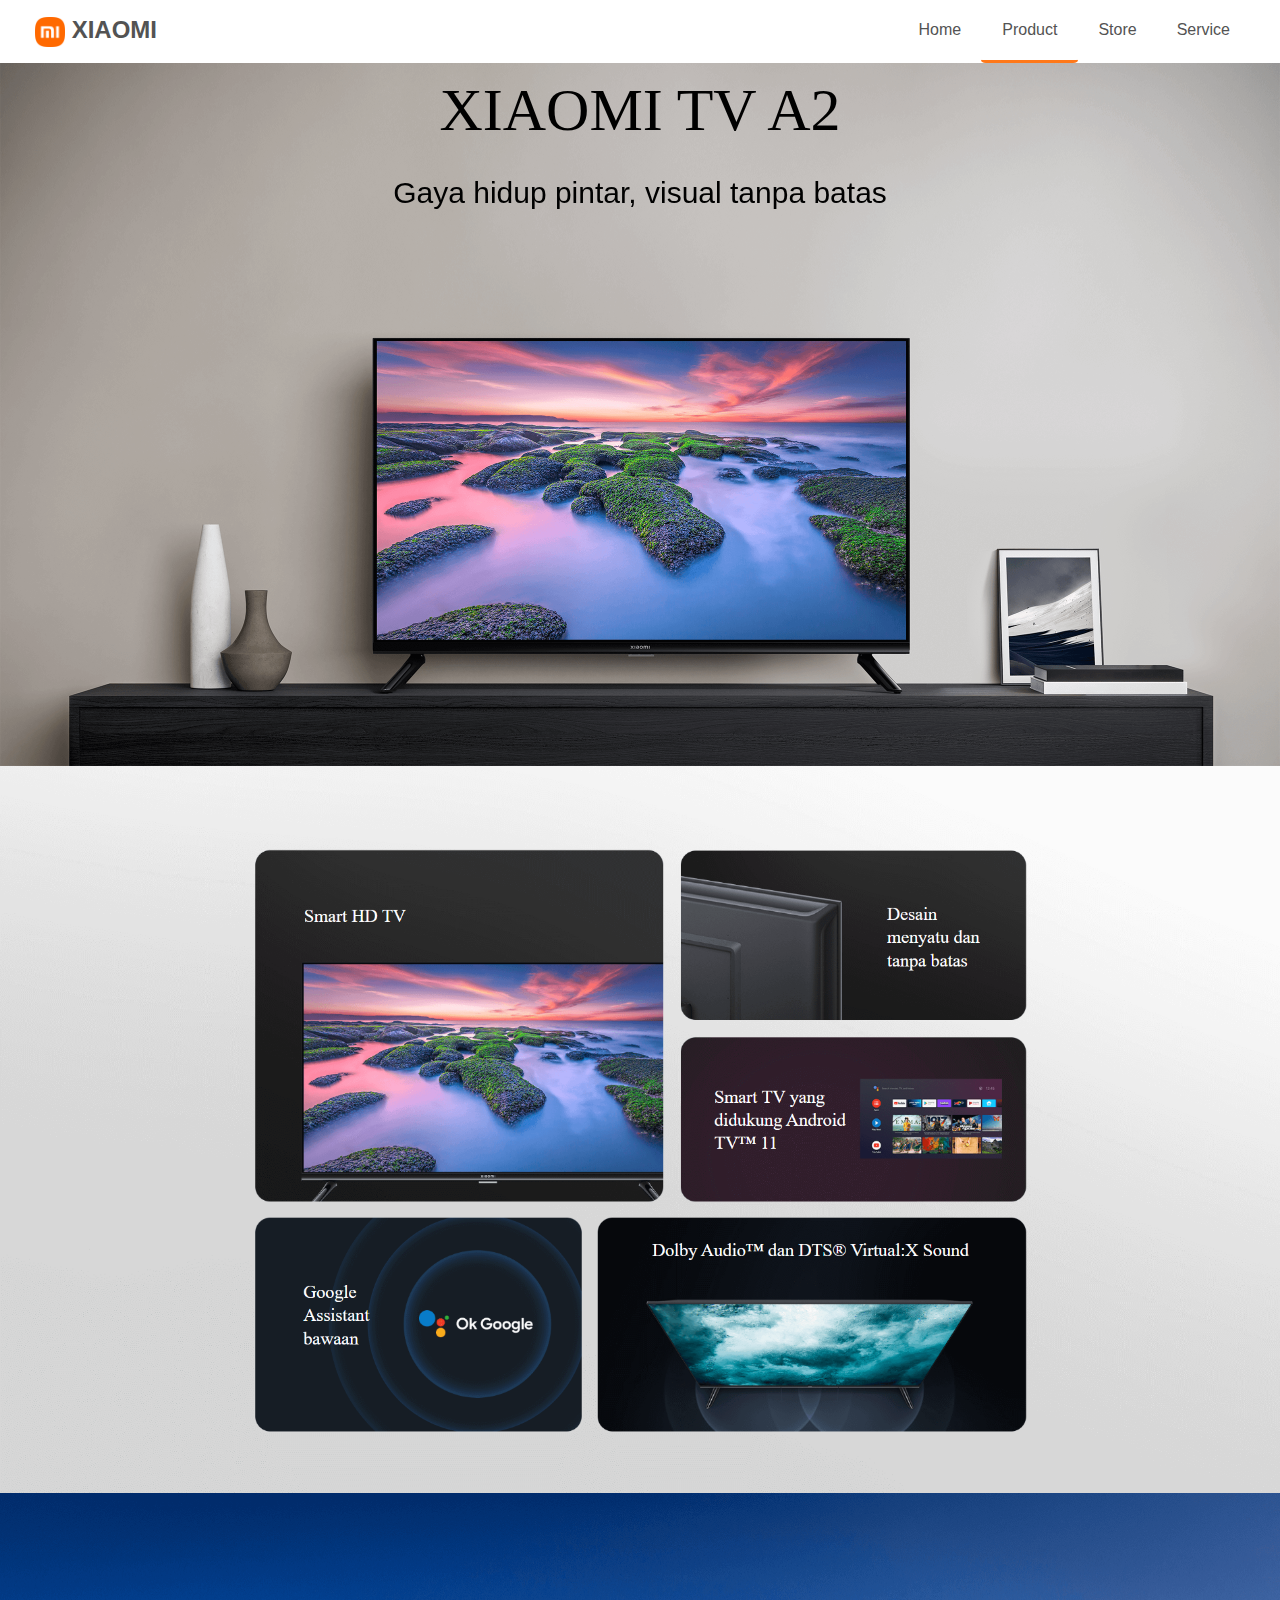
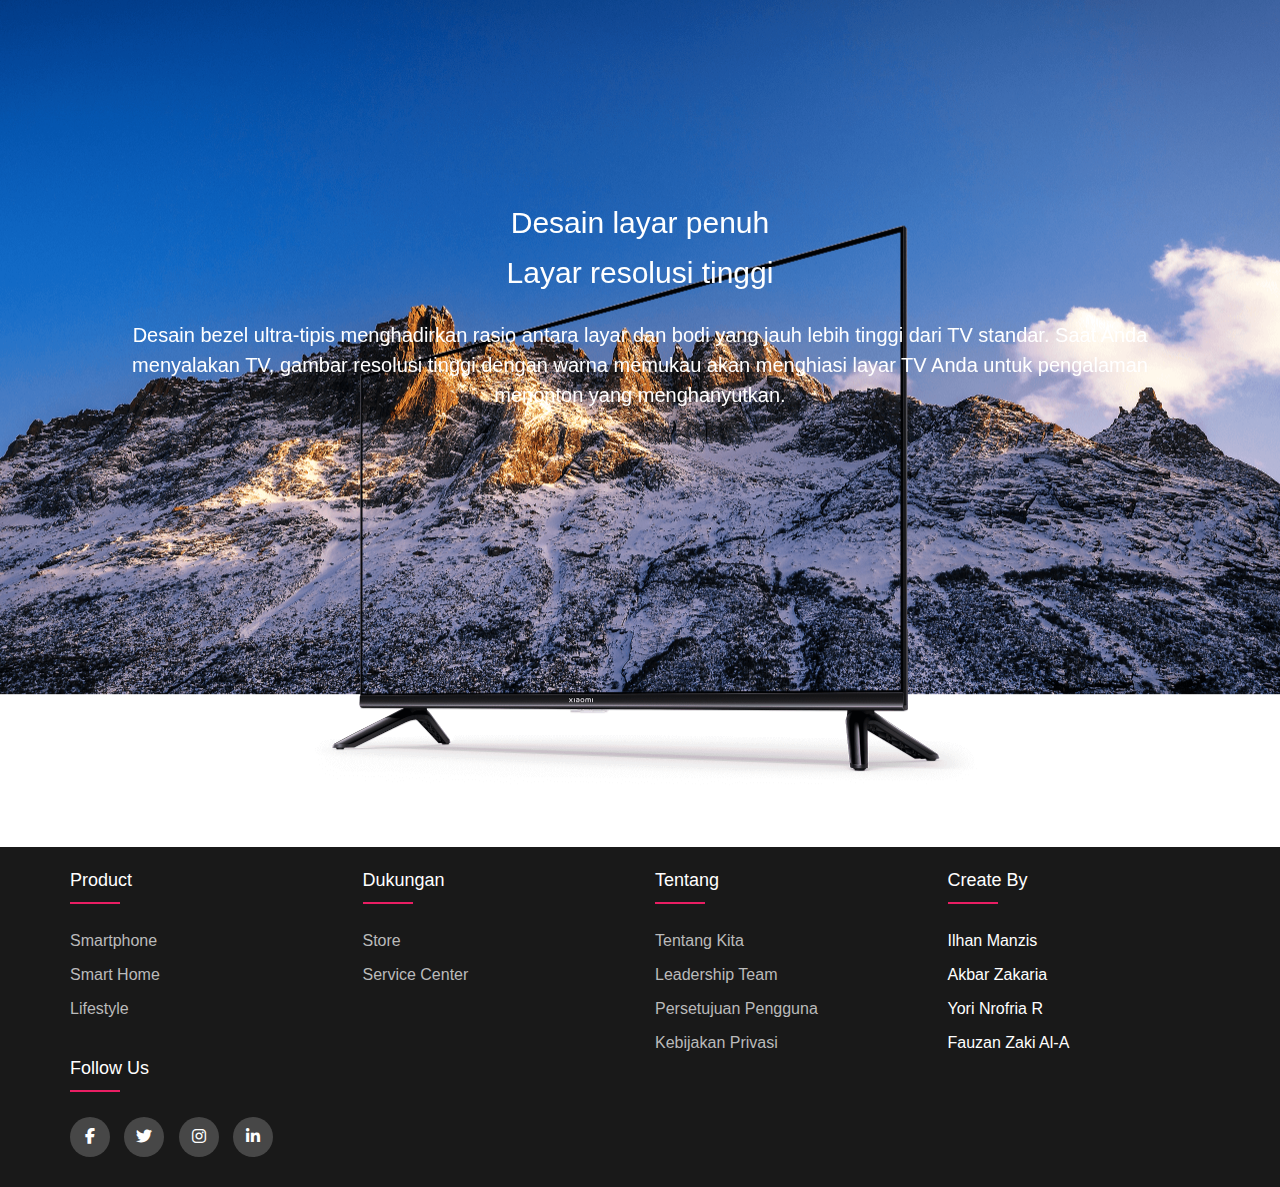
<file: smarthome.html>
<!DOCTYPE html>
<html lang="en">

<head>
    <meta charset="UTF-8">
    <meta http-equiv="X-UA-Compatible" content="IE=edge">
    <meta name="viewport" content="width=device-width, initial-scale=1.0">
    <title>SMART HOME</title>
    <link rel="icon" href="image/logo.png">
    <link rel="stylesheet" type="text/css" href="css/footer.css">
    <link rel="stylesheet" type="text/css" href="css/smarthome.css">
    <link rel="stylesheet" type="text/css" href="css/dropdown.css">
    <link rel="stylesheet" href="css/style.css">
    <link rel="stylesheet" type="text/css" href="css/galery.css">
    <link rel="stylesheet" href="https://cdnjs.cloudflare.com/ajax/libs/font-awesome/6.2.0/css/all.min.css" />
    <script src="js/jquery.js"></script>
</head>

<body>
    <header>
        <div class="logo"><img src="image/logo.png"> XIAOMI</div>
        <nav>
            <ul>
                <li><a href="index.html">Home</a></li>
                <li><div class="dropdown">
                      <button onclick="myFunction()" class="dropbtn" id="active">Product</button>
                      <div id="myDropdown" class="dropdown-content">
                        <a href="smartphone.html">Smartphone</a>
                        <a href="smarthome.html" id="active">Smart Home</a>
                        <a href="lifestyle.html">Lifestyle</a>
                      </div>
                    </div></li>
                <li><a href="store.html">Store</a></li>
                <li><a href="service.html">Service</a></li>
            </ul>
        </nav>
        <div class="menu-toggle">
            <i class="fa fa-bars"></i>
        </div>
    </header>   
    <br><br>
    <img src="image/smarthome/2.jpg" id="gambar-sh">
    <p id="text-sh">XIAOMI TV A2</p>
    <p id="text-sh1">Gaya hidup pintar, visual tanpa batas</p><br>
    <img src="image/smarthome/3.png" id="gambar-sh">
    <img src="image/smarthome/1.jpg" id="gambar-sh">

    <p id="text-sh2">Desain layar penuh</p>
    <p id="text-sh3">Layar resolusi tinggi</p>
    <p id="text-sh4">Desain bezel ultra-tipis menghadirkan rasio antara layar dan bodi yang jauh lebih tinggi dari TV standar. Saat Anda menyalakan TV, gambar resolusi tinggi dengan warna memukau akan menghiasi layar TV Anda untuk pengalaman menonton yang menghanyutkan.</p>
        <footer class="footer">
     <div class="container">
        <div class="row">
            <div class="footer-col">
                <h4>Product</h4>
                <ul>
                    <li><a href="smartphone.html">Smartphone</a></li>
                    <li><a href="smarthome.html">Smart Home</a></li>
                    <li><a href="lifestyle.html">Lifestyle</a></li>
                </ul>
            </div>
            <div class="footer-col">
                <h4>Dukungan</h4>
                <ul>
                    <li><a href="store.html">Store</a></li>
                    <li><a href="service.html">Service Center</a></li>
                </ul>
            </div>
            <div class="footer-col">
                <h4>Tentang</h4>
                <ul>
                    <li><a href="index.html">Tentang Kita</a></li>
                    <li><a href="leader.html">Leadership Team</a></li>
                    <li><a href="persetujuan.html">Persetujuan pengguna</a></li>
                    <li><a href="kebijakan.html">Kebijakan privasi</a></li>
                </ul>
            </div>
             <div class="footer-col">
            <h4>Create By</h4>
                <ul>
                    <li>Ilhan Manzis</li>
                    <li>Akbar Zakaria</li>
                    <li>Yori Nrofria R</li>
                    <li>Fauzan Zaki Al-A</li>
                </ul>
            </div>
            <div class="footer-col">
                <h4>follow us</h4>
                <div class="social-links">
                    <a href="https://id-id.facebook.com/XiaomiIndonesia/"><i class="fab fa-facebook-f"></i></a>
                    <a href="https://twitter.com/XiaomiIndonesia"><i class="fab fa-twitter"></i></a>
                    <a href="https://www.instagram.com/xiaomi.indonesia"><i class="fab fa-instagram"></i></a>
                    <a href="https://id.linkedin.com/company/xiaomiindonesia"><i class="fab fa-linkedin-in"></i></a>
                </div>
            </div>
        </div>
     </div>
  </footer>
</body>
</html>
<script>
        $(document).ready(function () {
            $(".menu-toggle").click(function () {
                $('nav').toggleClass('active');
            })
        })
</script>
<script>
let slideIndex = 0;
showSlides();

function showSlides() {
  let i;
  let slides = document.getElementsByClassName("mySlides");
  let dots = document.getElementsByClassName("dot");
  for (i = 0; i < slides.length; i++) {
    slides[i].style.display = "none";  
  }
  slideIndex++;
  if (slideIndex > slides.length) {slideIndex = 1}    
  for (i = 0; i < dots.length; i++) {
    dots[i].className = dots[i].className.replace(" activee", "");
  }
  slides[slideIndex-1].style.display = "block";  
  dots[slideIndex-1].className += " activee";
  setTimeout(showSlides, 2000); // Change image every 2 seconds
}
</script>
<script>
/* When the user clicks on the button, 
toggle between hiding and showing the dropdown content */
function myFunction() {
  document.getElementById("myDropdown").classList.toggle("show");
}

// Close the dropdown if the user clicks outside of it
window.onclick = function(event) {
  if (!event.target.matches('.dropbtn')) {
    var dropdowns = document.getElementsByClassName("dropdown-content");
    var i;
    for (i = 0; i < dropdowns.length; i++) {
      var openDropdown = dropdowns[i];
      if (openDropdown.classList.contains('show')) {
        openDropdown.classList.remove('show');
      }
    }
  }
}
</script>
</file>
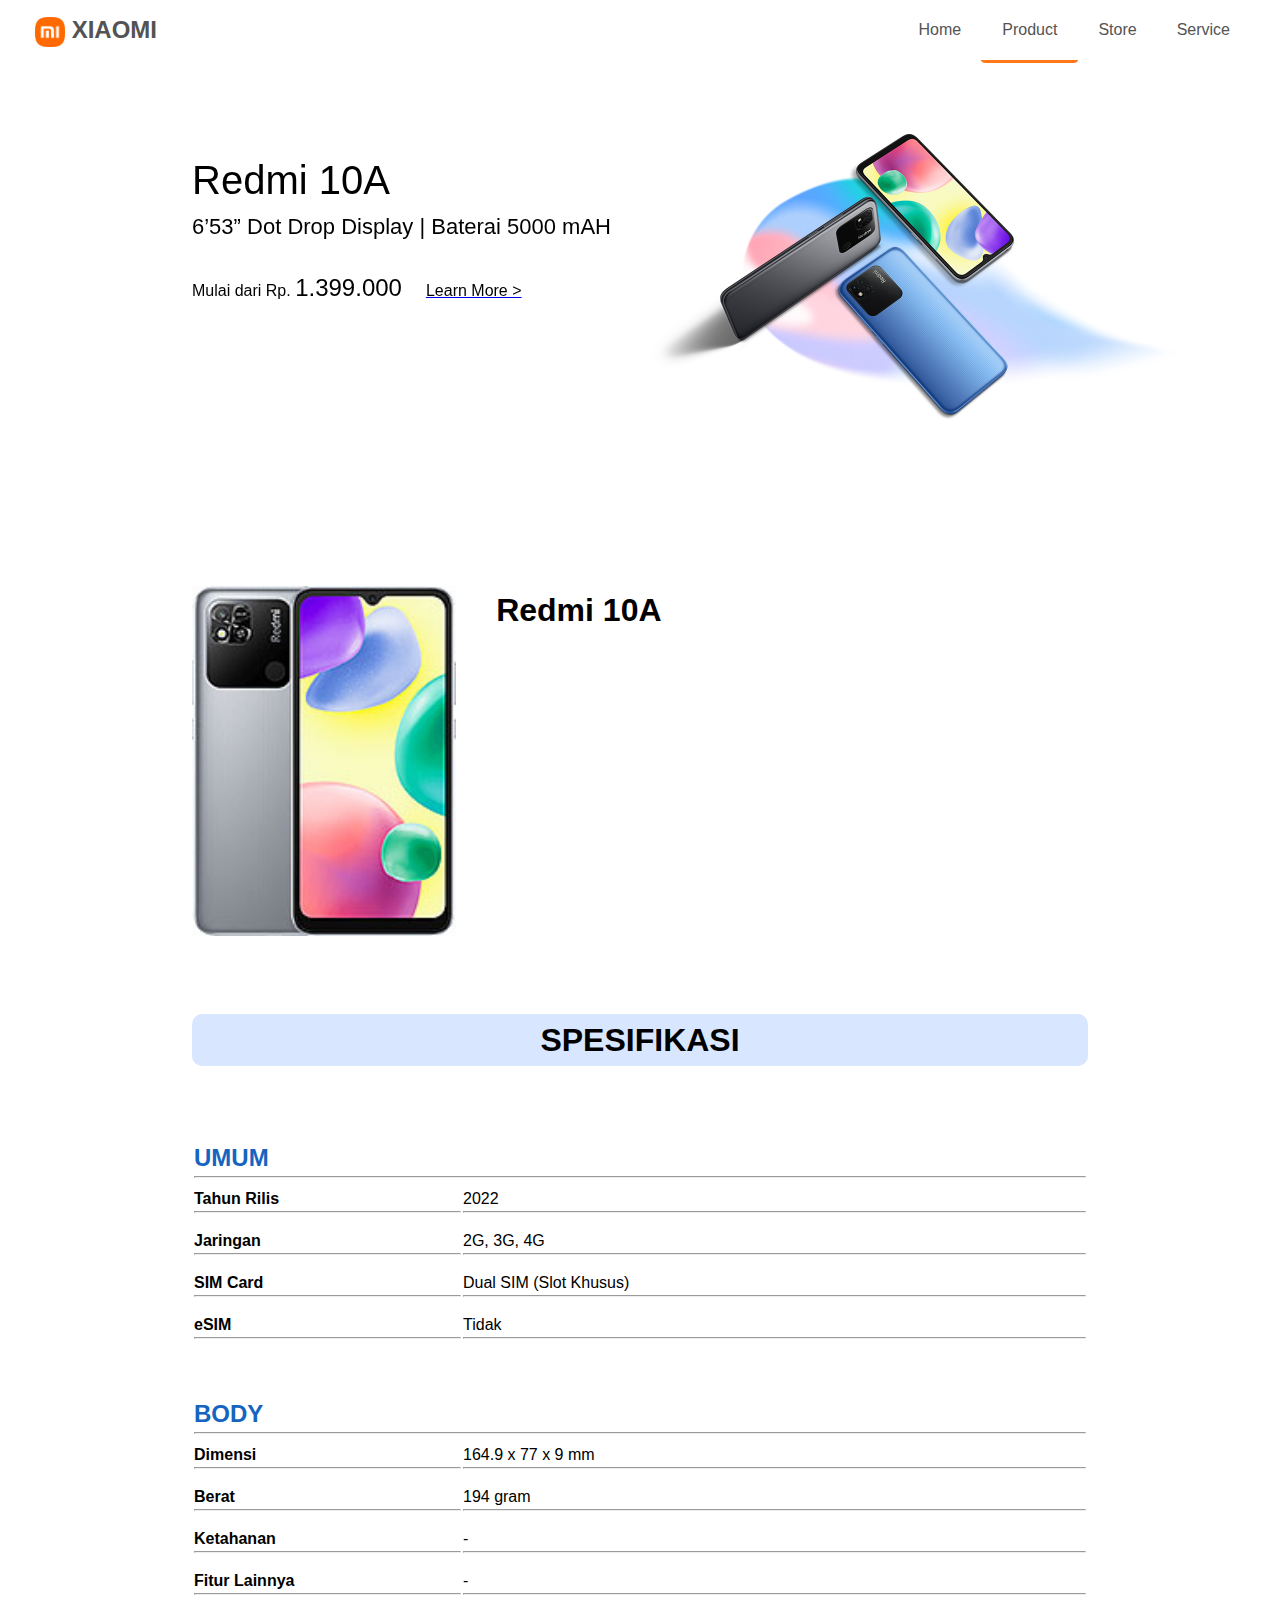
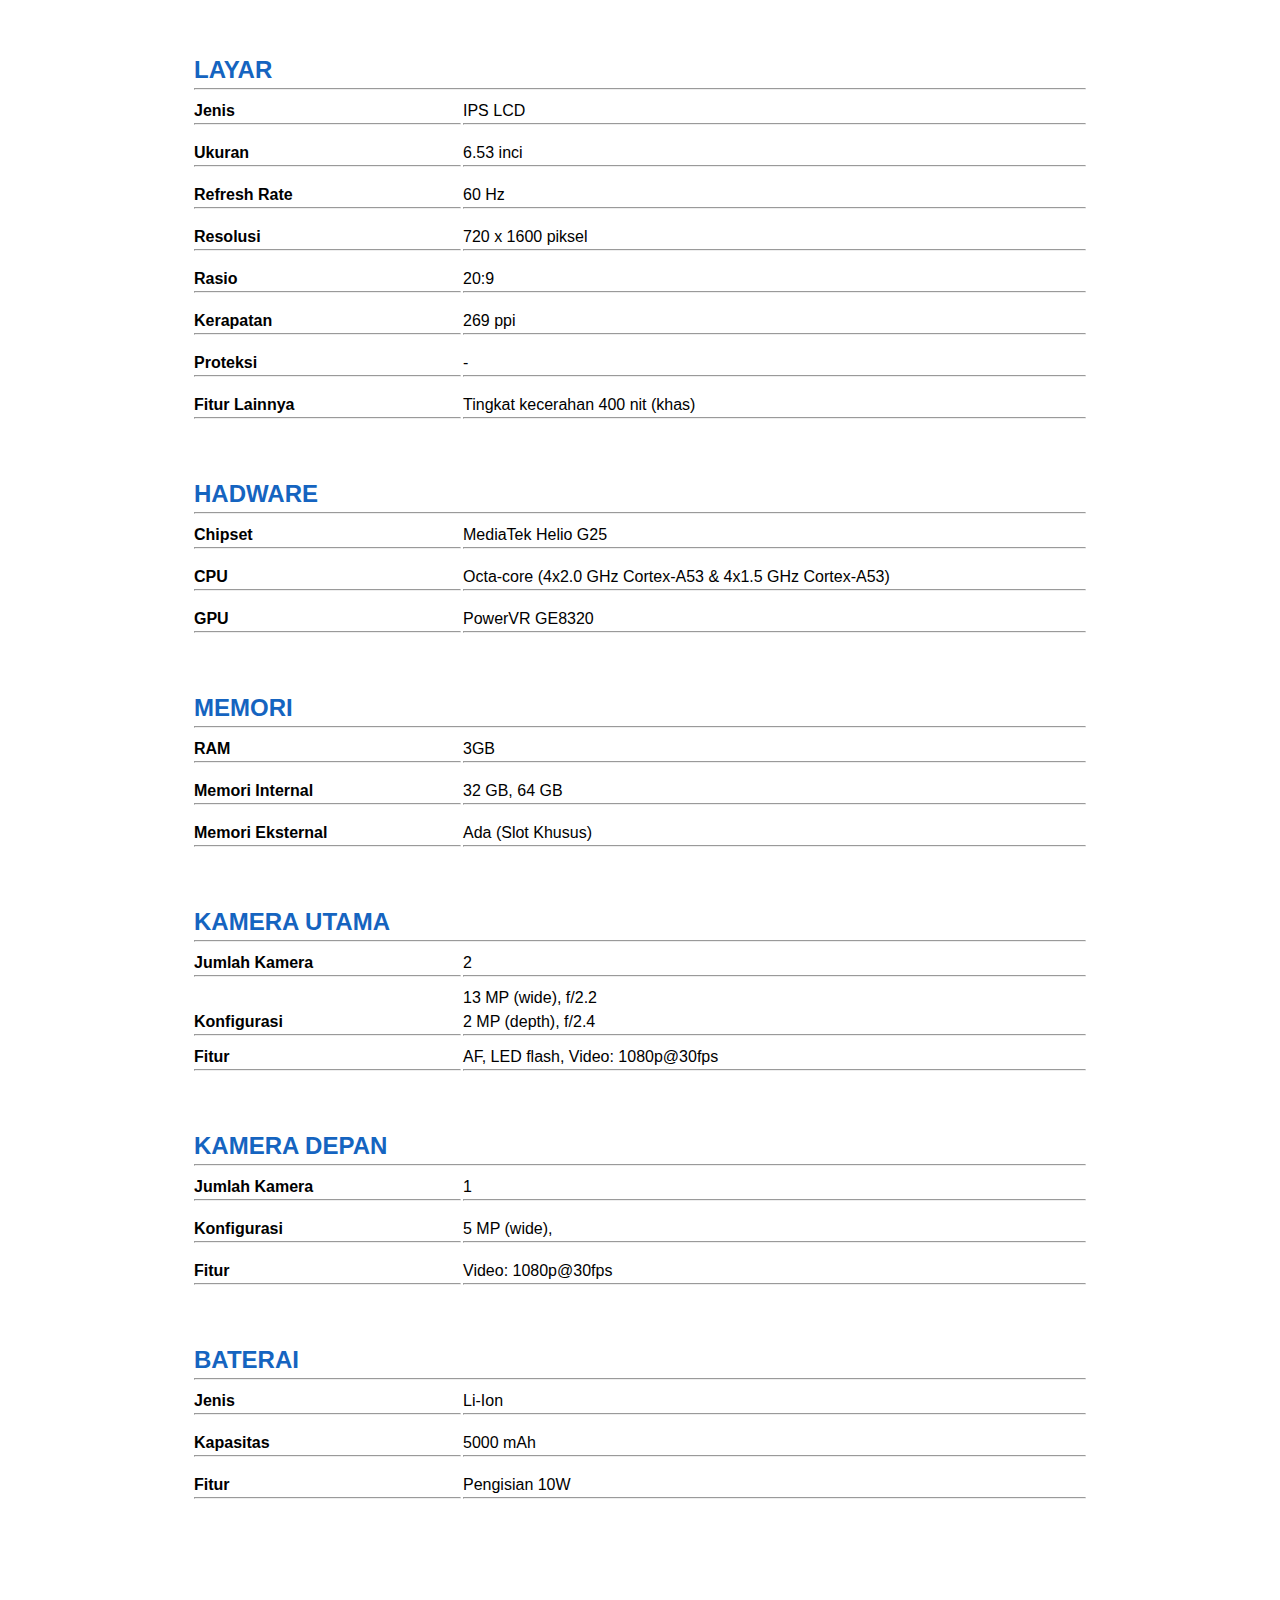
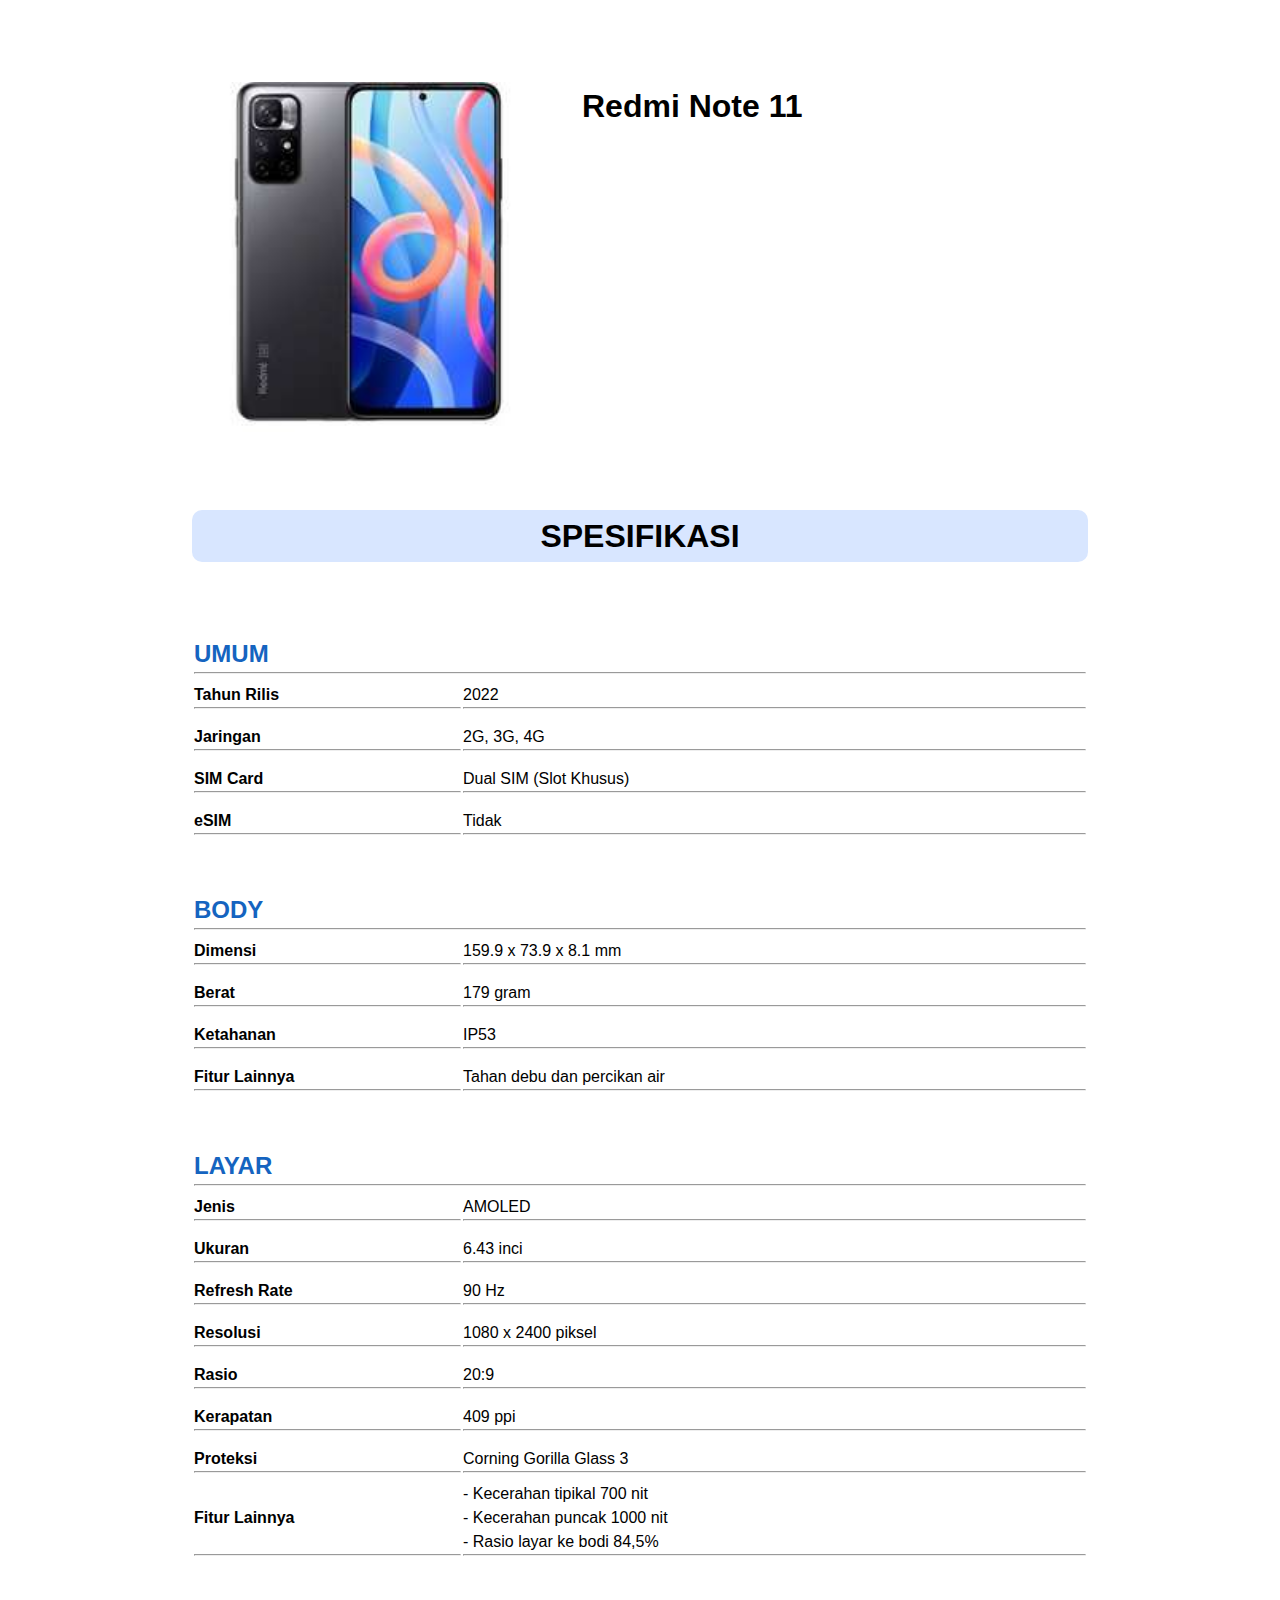
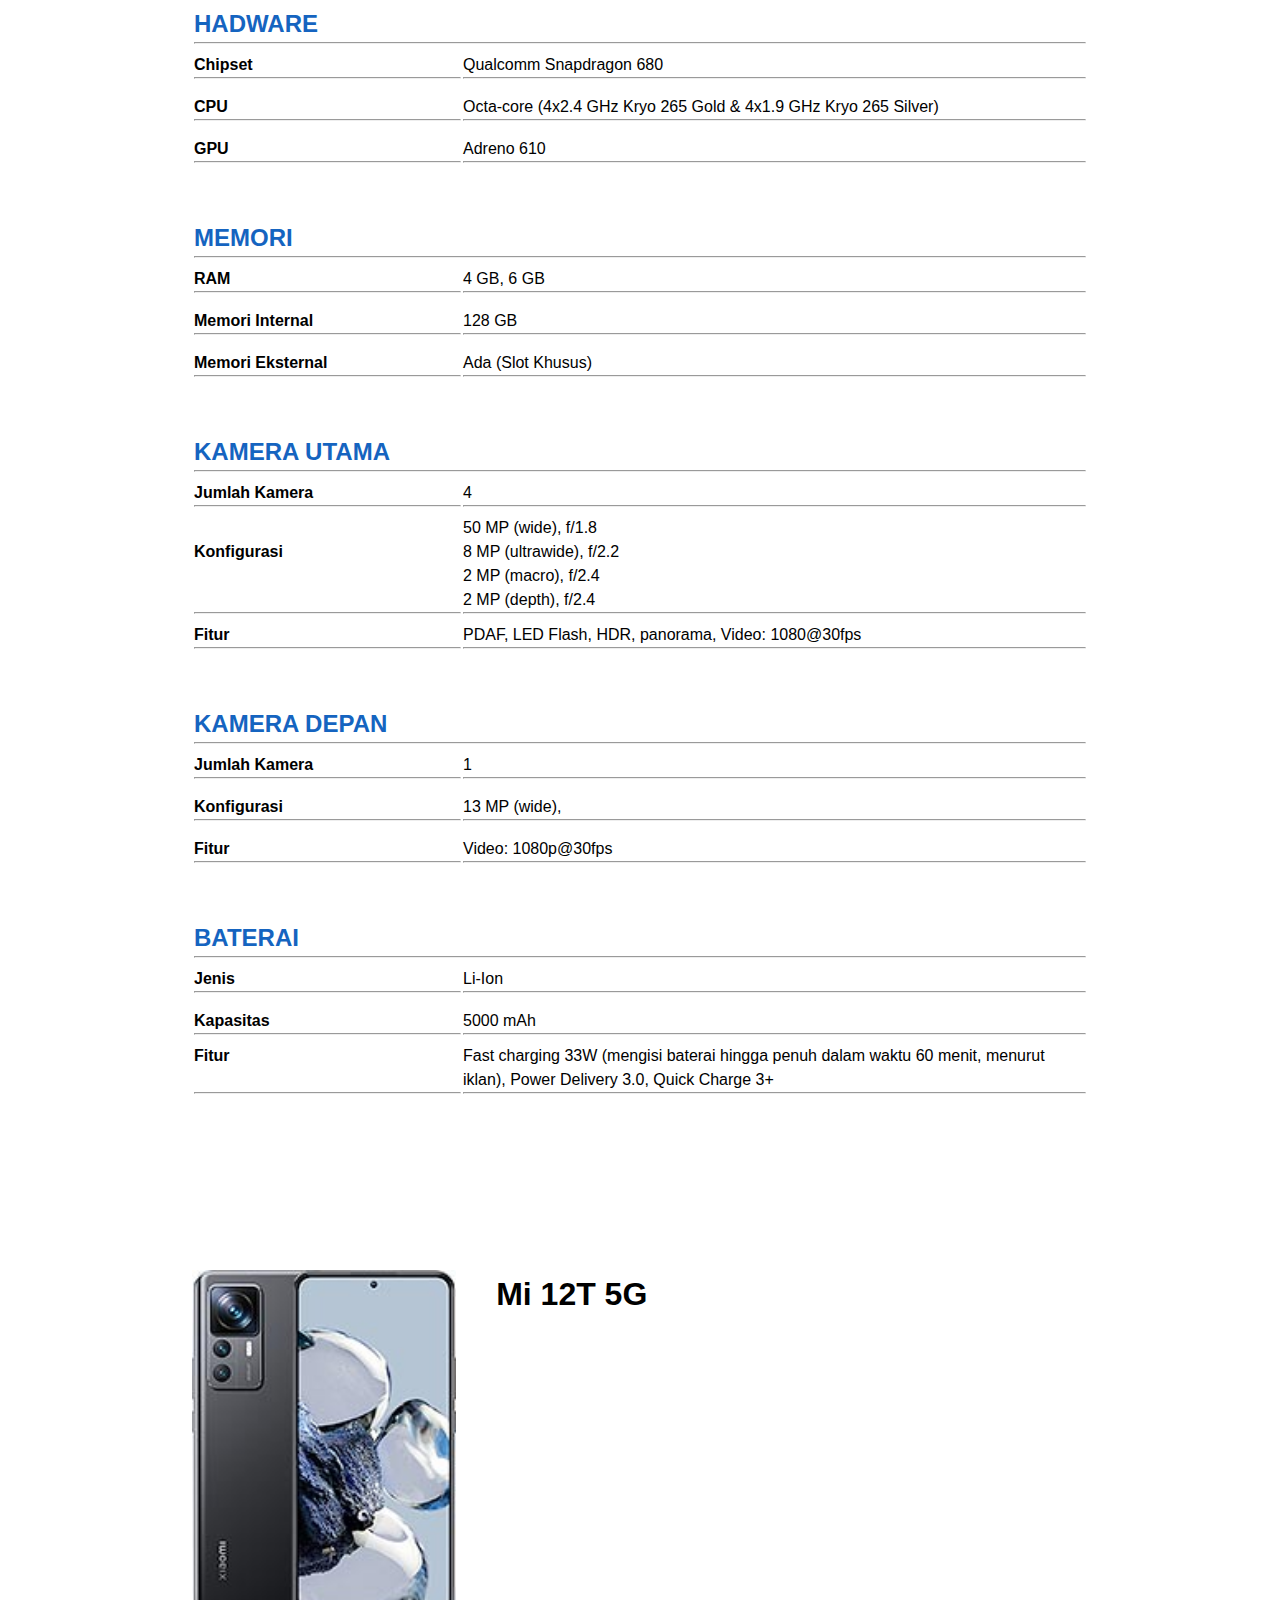
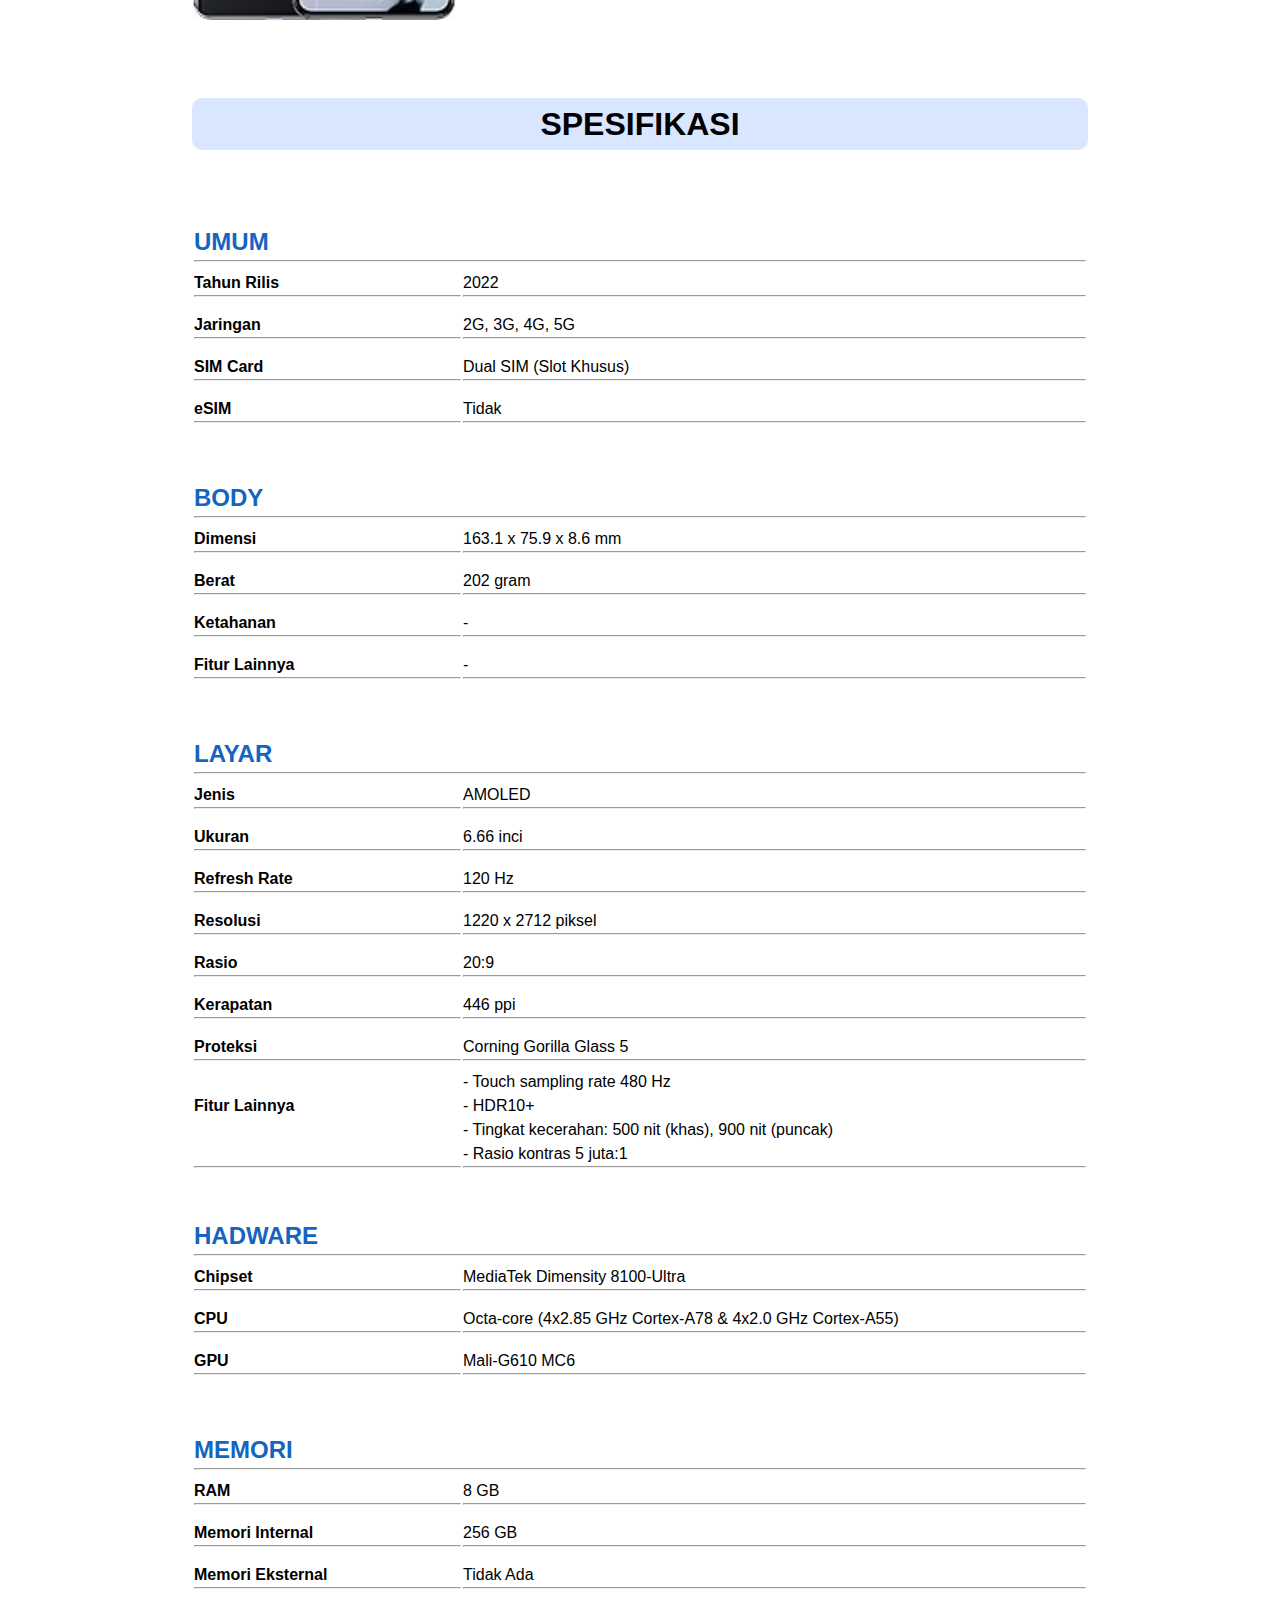
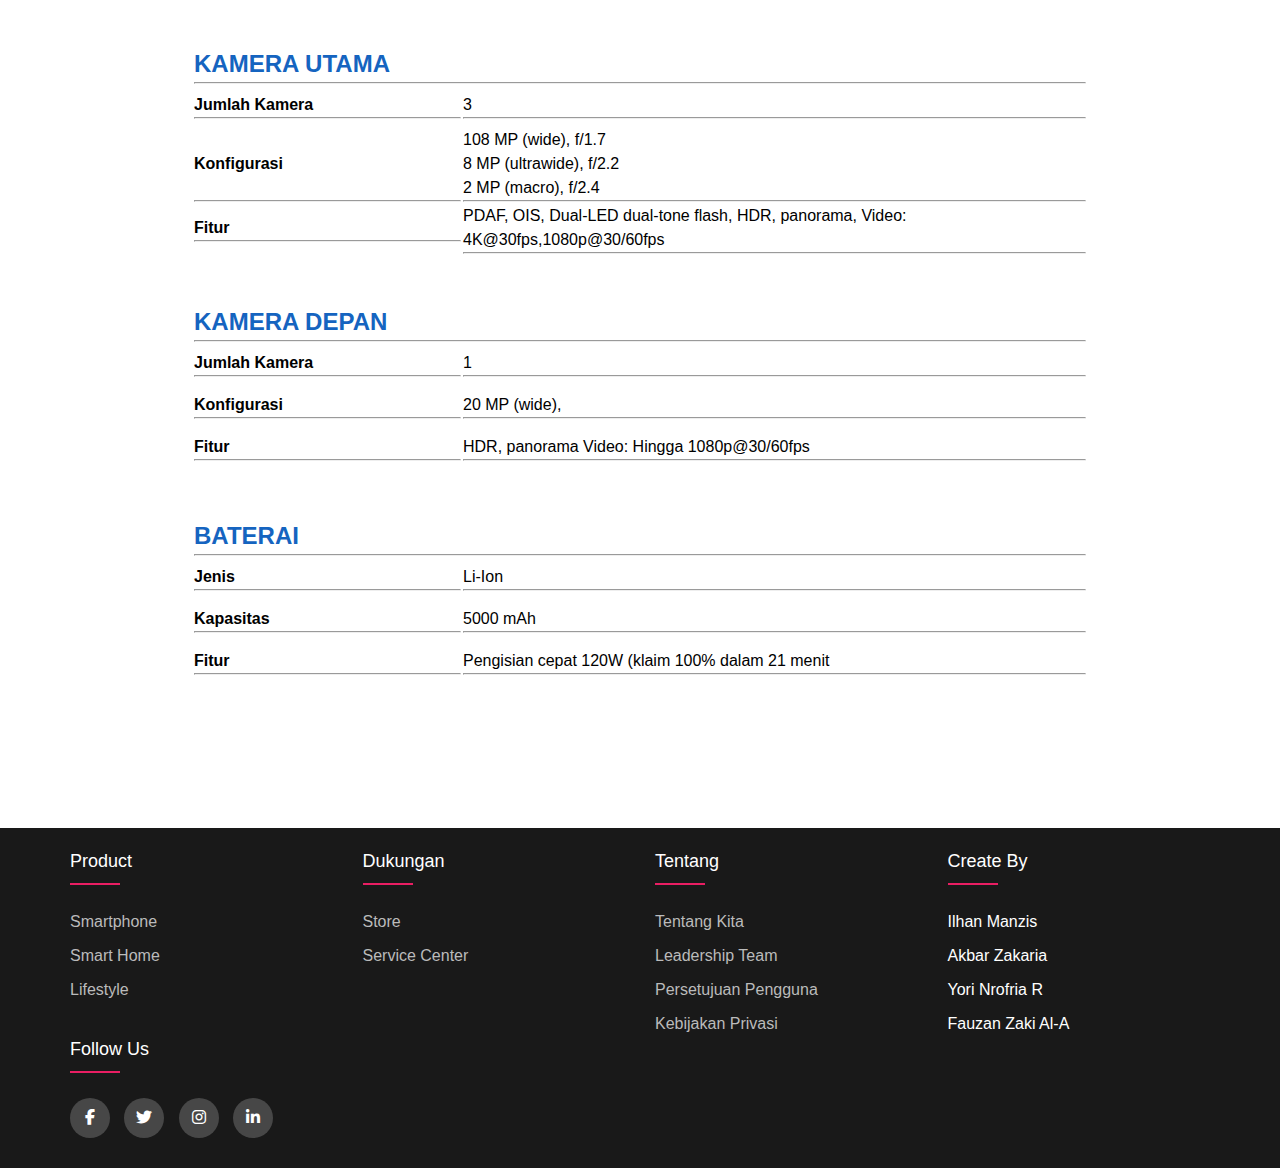
<file: smartphone.html>
<!DOCTYPE html>
<html lang="en">

<head>
    <meta charset="UTF-8">
    <meta http-equiv="X-UA-Compatible" content="IE=edge">
    <meta name="viewport" content="width=device-width, initial-scale=1.0">
    <title>SMARTPHONE</title>
    <link rel="icon" href="image/logo.png">
    <link rel="stylesheet" type="text/css" href="css/smartphone.css">
    <link rel="stylesheet" type="text/css" href="css/footer.css">
    <link rel="stylesheet" type="text/css" href="css/dropdown.css">
    <link rel="stylesheet" href="css/style.css">
    <link rel="stylesheet" type="text/css" href="css/galery.css">
    <link rel="stylesheet" href="https://cdnjs.cloudflare.com/ajax/libs/font-awesome/6.2.0/css/all.min.css" />
    <script src="js/jquery.js"></script>
</head>

<body>
    <header>
        <div class="logo"><img src="image/logo.png"> XIAOMI</div>
        <nav>
            <ul>
                <li><a href="index.html">Home</a></li>
                <li><div class="dropdown">
                      <button onclick="myFunction()" class="dropbtn" id="active">Product</button>
                      <div id="myDropdown" class="dropdown-content">
                        <a href="smartphone.html" id="active">Smartphone</a>
                        <a href="smarthome.html">Smart Home</a>
                        <a href="lifestyle.html">Lifestyle</a>
                      </div>
                    </div></li>
                <li><a href="store.html">Store</a></li>
                <li><a href="service.html">Service</a></li>
            </ul>
        </nav>
        <div class="menu-toggle">
            <i class="fa fa-bars"></i>
        </div>
    </header>   
    <br><br>
    <div class="slideshow-container">
        <div class="mySlides">
             <img src="image/smartphone/redmi10.png" style="width:100%" height="70%">
             <p id="p-galery">Redmi 10A</p>
             <p id="p-galery1">6’53” Dot Drop Display | Baterai 5000 mAH </p>
             <p id="p-galery2">Mulai dari Rp. <font size="5px">1.399.000</font>&ensp;&ensp;&ensp;<a href="#10"><font color="black">Learn More ></font></a> </p>
        </div>
        <div class="mySlides">
              <img src="image/smartphone/redmi11.jpg" height="70%" style="width:100%">
              <p id="p-galery">Redmi Note 11</p>
             <p id="p-galery1">Snapdragon® 680｜50MP AI Quad Camera</p>
             <p id="p-galery2">Mulai dari Rp. <font size="5px">2.399.000</font>&ensp;&ensp;&ensp;<a href="#11"><font color="black">Learn More ></font></a> </p>
        </div>
        <div class="mySlides fade">
              <img src="image/smartphone/mi12t.jpg"  height="70%" style="width:100%">
              <p id="p-galery0">Xiaomi 12T 5G</p>
             <p id="p-galery11">Ultra steady 108MP with OIS | Dimensity 8100-Ultra</p>
             <p id="p-galery22">Mulai dari Rp. <font size="5px">6.599.000</font> &ensp;&ensp;&ensp;<a href="#12"><font color="black">Learn More ></font></a></p>
        </div>
    </div>
    <br>
    <div style="text-align:center">
      <span class="dot"></span> 
      <span class="dot"></span> 
      <span class="dot"></span> 
    </div>
    <div id="layout2">
        <div id="10"></div>
        <img src="image/smartphone/xiaomi-redmi-10a.jpg" id="redmi">
        <h1 id="br">Redmi 10A</h1>
    </div>
    <div id="layout2">
        <table id="table1-smartphone">
            <tr>
                <td><h1>SPESIFIKASI</h1></td>
            </tr>
        </table><br><br>
        <table width="100%">
            <tr>
                <td width="30%" colspan="2"><br><h2 id="ff">UMUM</h2><hr></td>
            </tr>
            <tr>
                <td height="40px" width="30%"><h4>Tahun Rilis</h4><hr></td>
                <td height="40px"><p>2022</p><hr></td>
            </tr>
            <tr>
                <td height="40px" width="30%"><h4>Jaringan</h4><hr></td>
                <td height="40px"><p>2G, 3G, 4G</p><hr></td>
            </tr>
            <tr>
                <td height="40px" width="30%"><h4>SIM Card</h4><hr></td>
                <td height="40px"><p>Dual SIM (Slot Khusus)</p><hr></td>
            </tr>
            <tr>
                <td height="40px" width="30%"><h4>eSIM</h4><hr></td>
                <td height="40px"><p>Tidak</p><hr></td>
            </tr>
            <tr>
                <td width="30%" colspan="2"><br><br><h2 id="ff">BODY</h2><hr></td>
            </tr>
            <tr>
                <td height="40px" width="30%"><h4>Dimensi</h4><hr></td>
                <td height="40px"><p>164.9 x 77 x 9 mm</p><hr></td>
            </tr>
            <tr>
                <td height="40px" width="30%"><h4>Berat</h4><hr></td>
                <td height="40px"><p>194 gram</p><hr></td>
            </tr>
            <tr>
                <td height="40px" width="30%"><h4>Ketahanan</h4><hr></td>
                <td height="40px"><p>-</p><hr></td>
            </tr>
            <tr>
                <td height="40px" width="30%"><h4>Fitur Lainnya</h4><hr></td>
                <td height="40px"><p>-</p><hr></td>
            </tr>
            <tr>
                <td width="30%" colspan="2"><br><br><h2 id="ff">LAYAR</h2><hr></td>
            </tr>
            <tr>
                <td height="40px" width="30%"><h4>Jenis</h4><hr></td>
                <td height="40px"><p>IPS LCD</p><hr></td>
            </tr>
            <tr>
                <td height="40px" width="30%"><h4>Ukuran</h4><hr></td>
                <td height="40px"><p>6.53 inci</p><hr></td>
            </tr>
            <tr>
                <td height="40px" width="30%"><h4>Refresh Rate</h4><hr></td>
                <td height="40px"><p>60 Hz</p><hr></td>
            </tr>
            <tr>
                <td height="40px" width="30%"><h4>Resolusi</h4><hr></td>
                <td height="40px"><p>720 x 1600 piksel</p><hr></td>
            </tr>
            <tr>
                <td height="40px" width="30%"><h4>Rasio</h4><hr></td>
                <td height="40px"><p>20:9</p><hr></td>
            </tr>
            <tr>
                <td height="40px" width="30%"><h4>Kerapatan</h4><hr></td>
                <td height="40px"><p>269 ppi</p><hr></td>
            </tr>
            <tr>
                <td height="40px" width="30%"><h4>Proteksi</h4><hr></td>
                <td height="40px"><p>-</p><hr></td>
            </tr>
            <tr>
                <td height="40px" width="30%"><h4>Fitur Lainnya</h4><hr></td>
                <td height="40px"><p>Tingkat kecerahan 400 nit (khas)</p><hr></td>
            </tr>
            <tr>
                <td width="30%" colspan="2"><br><br><h2 id="ff">HADWARE</h2><hr></td>
            </tr>
            <tr>
                <td height="40px" width="30%"><h4>Chipset</h4><hr></td>
                <td height="40px"><p>MediaTek Helio G25</p><hr></td>
            </tr>
            <tr>
                <td height="40px" width="30%"><h4>CPU</h4><hr></td>
                <td height="40px"><p>Octa-core (4x2.0 GHz Cortex-A53 & 4x1.5 GHz Cortex-A53)</p><hr></td>
            </tr>
            <tr>
                <td height="40px" width="30%"><h4>GPU</h4><hr></td>
                <td height="40px"><p>PowerVR GE8320</p><hr></td>
            </tr>
            <tr>
                <td width="30%" colspan="2"><br><br><h2 id="ff">MEMORI</h2><hr></td>
            </tr>
            <tr>
                <td height="40px" width="30%"><h4>RAM</h4><hr></td>
                <td height="40px"><p>3GB</p><hr></td>
            </tr>
            <tr>
                <td height="40px" width="30%"><h4>Memori Internal</h4><hr></td>
                <td height="40px"><p>32 GB, 64 GB</p><hr></td>
            </tr>
            <tr>
                <td height="40px" width="30%"><h4>Memori Eksternal</h4><hr></td>
                <td height="40px"><p>Ada (Slot Khusus)</p><hr></td>
            </tr>
            <tr>
                <td width="30%" colspan="2"><br><br><h2 id="ff">KAMERA UTAMA</h2><hr></td>
            </tr>
            <tr>
                <td height="40px" width="30%"><h4>Jumlah Kamera</h4><hr></td>
                <td height="40px"><p>2</p><hr></td>
            </tr>
            <tr>
                <td height="40px" width="30%"><br><h4>Konfigurasi</h4><hr></td>
                <td height="40px"><p>13 MP (wide), f/2.2</p><p>2 MP (depth), f/2.4</p><hr></td>
            </tr>
            <tr>
                <td height="40px" width="30%"><h4>Fitur</h4><hr></td>
                <td height="40px"><p>AF, LED flash, Video: 1080p@30fps</p><hr></td>
            </tr>
             <tr>
                <td width="30%" colspan="2"><br><br><h2 id="ff">KAMERA DEPAN</h2><hr></td>
            </tr>
            <tr>
                <td height="40px" width="30%"><h4>Jumlah Kamera</h4><hr></td>
                <td height="40px"><p>1</p><hr></td>
            </tr>
            <tr>
                <td height="40px" width="30%"><h4>Konfigurasi</h4><hr></td>
                <td height="40px"><p>5 MP (wide),</p><hr></td>
            </tr>
            <tr>
                <td height="40px" width="30%"><h4>Fitur</h4><hr></td>
                <td height="40px"><p>Video: 1080p@30fps</p><hr></td>
            </tr>
            <tr>
                <td width="30%" colspan="2"><br><br><h2 id="ff">BATERAI</h2><hr></td>
            </tr>
            <tr>
                <td height="40px" width="30%"><h4>Jenis</h4><hr></td>
                <td height="40px"><p>Li-Ion</p><hr></td>
            </tr>
            <tr>
                <td height="40px" width="30%"><h4>Kapasitas</h4><hr></td>
                <td height="40px"><p>5000 mAh</p><hr></td>
            </tr>
            <tr>
                <td height="40px" width="30%"><h4>Fitur</h4><hr></td>
                <td height="40px"><p>Pengisian 10W</p><hr></td>
            </tr>

        </table>
        <br><br><br><br><br><br>    
    </div>
    <div id="layout2">
        <div id="11"></div>
        <img src="image/smartphone/note11.jpg" id="redmi">
        <h1 id="br">Redmi Note 11</h1>
    </div>
    <div id="layout2">
        <table id="table1-smartphone">
            <tr>
                <td><h1>SPESIFIKASI</h1></td>
            </tr>
        </table><br><br>
        <table width="100%">
            <tr>
                <td width="30%" colspan="2"><br><h2 id="ff">UMUM</h2><hr></td>
            </tr>
            <tr>
                <td height="40px" width="30%"><h4>Tahun Rilis</h4><hr></td>
                <td height="40px"><p>2022</p><hr></td>
            </tr>
            <tr>
                <td height="40px" width="30%"><h4>Jaringan</h4><hr></td>
                <td height="40px"><p>2G, 3G, 4G</p><hr></td>
            </tr>
            <tr>
                <td height="40px" width="30%"><h4>SIM Card</h4><hr></td>
                <td height="40px"><p>Dual SIM (Slot Khusus)</p><hr></td>
            </tr>
            <tr>
                <td height="40px" width="30%"><h4>eSIM</h4><hr></td>
                <td height="40px"><p>Tidak</p><hr></td>
            <tr>
                <td width="30%" colspan="2"><br><br><h2 id="ff">BODY</h2><hr></td>
            </tr>
            <tr>
                <td height="40px" width="30%"><h4>Dimensi</h4><hr></td>
                <td height="40px"><p>159.9 x 73.9 x 8.1 mm</p><hr></td>
            </tr>
            <tr>
                <td height="40px" width="30%"><h4>Berat</h4><hr></td>
                <td height="40px"><p>179 gram</p><hr></td>
            </tr>
            <tr>
                <td height="40px" width="30%"><h4>Ketahanan</h4><hr></td>
                <td height="40px"><p>IP53</p><hr></td>
            </tr>
            <tr>
                <td height="40px" width="30%"><h4>Fitur Lainnya</h4><hr></td>
                <td height="40px"><p>Tahan debu dan percikan air</p><hr></td>
            </tr>
            <tr>
                <td width="30%" colspan="2"><br><br><h2 id="ff">LAYAR</h2><hr></td>
            </tr>
            <tr>
                <td height="40px" width="30%"><h4>Jenis</h4><hr></td>
                <td height="40px"><p>AMOLED</p><hr></td>
            </tr>
            <tr>
                <td height="40px" width="30%"><h4>Ukuran</h4><hr></td>
                <td height="40px"><p>6.43 inci</p><hr></td>
            </tr>
            <tr>
                <td height="40px" width="30%"><h4>Refresh Rate</h4><hr></td>
                <td height="40px"><p>90 Hz</p><hr></td>
            </tr>
            <tr>
                <td height="40px" width="30%"><h4>Resolusi</h4><hr></td>
                <td height="40px"><p>1080 x 2400 piksel</p><hr></td>
            </tr>
            <tr>
                <td height="40px" width="30%"><h4>Rasio</h4><hr></td>
                <td height="40px"><p>20:9</p><hr></td>
            </tr>
            <tr>
                <td height="40px" width="30%"><h4>Kerapatan</h4><hr></td>
                <td height="40px"><p>409 ppi</p><hr></td>
            </tr>
            <tr>
                <td height="40px" width="30%"><h4>Proteksi</h4><hr></td>
                <td height="40px"><p>Corning Gorilla Glass 3</p><hr></td>
            </tr>
            <tr>
                <td height="40px" width="30%"><br><h4>Fitur Lainnya</h4><br><hr></td>
                <td height="40px"><p>- Kecerahan tipikal 700 nit</p><p>- Kecerahan puncak 1000 nit</p><p>- Rasio layar ke bodi 84,5%</p><hr></td>
            </tr>
            <tr>
                <td width="30%" colspan="2"><br><br><h2 id="ff">HADWARE</h2><hr></td>
            </tr>
            <tr>
                <td height="40px" width="30%"><h4>Chipset</h4><hr></td>
                <td height="40px"><p>Qualcomm Snapdragon 680</p><hr></td>
            </tr>
            <tr>
                <td height="40px" width="30%"><h4>CPU</h4><hr></td>
                <td height="40px"><p>Octa-core (4x2.4 GHz Kryo 265 Gold & 4x1.9 GHz Kryo 265 Silver)</p><hr></td>
            </tr>
            <tr>
                <td height="40px" width="30%"><h4>GPU</h4><hr></td>
                <td height="40px"><p>Adreno 610</p><hr></td>
            </tr>
            <tr>
                <td width="30%" colspan="2"><br><br><h2 id="ff">MEMORI</h2><hr></td>
            </tr>
            <tr>
                <td height="40px" width="30%"><h4>RAM</h4><hr></td>
                <td height="40px"><p>4 GB, 6 GB</p><hr></td>
            </tr>
            <tr>
                <td height="40px" width="30%"><h4>Memori Internal</h4><hr></td>
                <td height="40px"><p>128 GB</p><hr></td>
            </tr>
            <tr>
                <td height="40px" width="30%"><h4>Memori Eksternal</h4><hr></td>
                <td height="40px"><p>Ada (Slot Khusus)</p><hr></td>
            </tr>
            <tr>
                <td width="30%" colspan="2"><br><br><h2 id="ff">KAMERA UTAMA</h2><hr></td>
            </tr>
            <tr>
                <td height="40px" width="30%"><h4>Jumlah Kamera</h4><hr></td>
                <td height="40px"><p>4</p><hr></td>
            </tr>
            <tr>
                <td height="40px" width="30%"><br><h4>Konfigurasi</h4><br><br><hr></td>
                <td height="40px"><p>50 MP (wide), f/1.8</p><p>8 MP (ultrawide), f/2.2</p><p>2 MP (macro), f/2.4</p><p>2 MP (depth), f/2.4</p><hr></td>
            </tr>
            <tr>
                <td height="40px" width="30%"><h4>Fitur</h4><hr></td>
                <td height="40px"><p>PDAF, LED Flash, HDR, panorama, Video: 1080@30fps</p><hr></td>
            </tr>
             <tr>
                <td width="30%" colspan="2"><br><br><h2 id="ff">KAMERA DEPAN</h2><hr></td>
            </tr>
            <tr>
                <td height="40px" width="30%"><h4>Jumlah Kamera</h4><hr></td>
                <td height="40px"><p>1</p><hr></td>
            </tr>
            <tr>
                <td height="40px" width="30%"><h4>Konfigurasi</h4><hr></td>
                <td height="40px"><p>13 MP (wide),</p><hr></td>
            </tr>
            <tr>
                <td height="40px" width="30%"><h4>Fitur</h4><hr></td>
                <td height="40px"><p>Video: 1080p@30fps</p><hr></td>
            </tr>
            <tr>
                <td width="30%" colspan="2"><br><br><h2 id="ff">BATERAI</h2><hr></td>
            </tr>
            <tr>
                <td height="40px" width="30%"><h4>Jenis</h4><hr></td>
                <td height="40px"><p>Li-Ion</p><hr></td>
            </tr>
            <tr>
                <td height="40px" width="30%"><h4>Kapasitas</h4><hr></td>
                <td height="40px"><p>5000 mAh</p><hr></td>
            </tr>
            <tr>
                <td height="40px" width="30%"><h4>Fitur</h4><br><hr></td>
                <td height="40px"><p>   Fast charging 33W (mengisi baterai hingga penuh dalam waktu 60 menit, menurut iklan), Power Delivery 3.0, Quick Charge 3+</p><hr></td>
            </tr>
        </table>
    </div>
        <br><br><br><br><br><br>    
    </div>
    <div id="layout2">
        <div id="12"></div>
        <img src="image/smartphone/12t.jpg" id="redmi">
        <h1 id="br">Mi 12T 5G</h1>
    </div>
    <div id="layout2">
        <table id="table1-smartphone">
            <tr>
                <td><h1>SPESIFIKASI</h1></td>
            </tr>
        </table><br><br>
        <table width="100%">
            <tr>
                <td width="30%" colspan="2"><br><h2 id="ff">UMUM</h2><hr></td>
            </tr>
            <tr>
                <td height="40px" width="30%"><h4>Tahun Rilis</h4><hr></td>
                <td height="40px"><p>2022</p><hr></td>
            </tr>
            <tr>
                <td height="40px" width="30%"><h4>Jaringan</h4><hr></td>
                <td height="40px"><p>2G, 3G, 4G, 5G</p><hr></td>
            </tr>
            <tr>
                <td height="40px" width="30%"><h4>SIM Card</h4><hr></td>
                <td height="40px"><p>Dual SIM (Slot Khusus)</p><hr></td>
            </tr>
            <tr>
                <td height="40px" width="30%"><h4>eSIM</h4><hr></td>
                <td height="40px"><p>Tidak</p><hr></td>
            <tr>
                <td width="30%" colspan="2"><br><br><h2 id="ff">BODY</h2><hr></td>
            </tr>
            <tr>
                <td height="40px" width="30%"><h4>Dimensi</h4><hr></td>
                <td height="40px"><p>163.1 x 75.9 x 8.6 mm</p><hr></td>
            </tr>
            <tr>
                <td height="40px" width="30%"><h4>Berat</h4><hr></td>
                <td height="40px"><p>202 gram</p><hr></td>
            </tr>
            <tr>
                <td height="40px" width="30%"><h4>Ketahanan</h4><hr></td>
                <td height="40px"><p>-</p><hr></td>
            </tr>
            <tr>
                <td height="40px" width="30%"><h4>Fitur Lainnya</h4><hr></td>
                <td height="40px"><p>-</p><hr></td>
            </tr>
            <tr>
                <td width="30%" colspan="2"><br><br><h2 id="ff">LAYAR</h2><hr></td>
            </tr>
            <tr>
                <td height="40px" width="30%"><h4>Jenis</h4><hr></td>
                <td height="40px"><p>AMOLED</p><hr></td>
            </tr>
            <tr>
                <td height="40px" width="30%"><h4>Ukuran</h4><hr></td>
                <td height="40px"><p>6.66 inci</p><hr></td>
            </tr>
            <tr>
                <td height="40px" width="30%"><h4>Refresh Rate</h4><hr></td>
                <td height="40px"><p>120 Hz</p><hr></td>
            </tr>
            <tr>
                <td height="40px" width="30%"><h4>Resolusi</h4><hr></td>
                <td height="40px"><p>1220 x 2712 piksel</p><hr></td>
            </tr>
            <tr>
                <td height="40px" width="30%"><h4>Rasio</h4><hr></td>
                <td height="40px"><p>20:9</p><hr></td>
            </tr>
            <tr>
                <td height="40px" width="30%"><h4>Kerapatan</h4><hr></td>
                <td height="40px"><p>446 ppi</p><hr></td>
            </tr>
            <tr>
                <td height="40px" width="30%"><h4>Proteksi</h4><hr></td>
                <td height="40px"><p>Corning Gorilla Glass 5</p><hr></td>
            </tr>
            <tr>
                <td height="40px" width="30%"><br><h4>Fitur Lainnya</h4><br><br><hr></td>
                <td height="40px"><p>- Touch sampling rate 480 Hz</p><p>- HDR10+</p><p>- Tingkat kecerahan: 500 nit (khas), 900 nit (puncak)</p><p>- Rasio kontras 5 juta:1</p><hr></td>
            </tr>
            <tr>
                <td width="30%" colspan="2"><br><br><h2 id="ff">HADWARE</h2><hr></td>
            </tr>
            <tr>
                <td height="40px" width="30%"><h4>Chipset</h4><hr></td>
                <td height="40px"><p>MediaTek Dimensity 8100-Ultra</p><hr></td>
            </tr>
            <tr>
                <td height="40px" width="30%"><h4>CPU</h4><hr></td>
                <td height="40px"><p>Octa-core (4x2.85 GHz Cortex-A78 & 4x2.0 GHz Cortex-A55)</p><hr></td>
            </tr>
            <tr>
                <td height="40px" width="30%"><h4>GPU</h4><hr></td>
                <td height="40px"><p>Mali-G610 MC6</p><hr></td>
            </tr>
            <tr>
                <td width="30%" colspan="2"><br><br><h2 id="ff">MEMORI</h2><hr></td>
            </tr>
            <tr>
                <td height="40px" width="30%"><h4>RAM</h4><hr></td>
                <td height="40px"><p>8 GB</p><hr></td>
            </tr>
            <tr>
                <td height="40px" width="30%"><h4>Memori Internal</h4><hr></td>
                <td height="40px"><p>256 GB</p><hr></td>
            </tr>
            <tr>
                <td height="40px" width="30%"><h4>Memori Eksternal</h4><hr></td>
                <td height="40px"><p>Tidak Ada</p><hr></td>
            </tr>
            <tr>
                <td width="30%" colspan="2"><br><br><h2 id="ff">KAMERA UTAMA</h2><hr></td>
            </tr>
            <tr>
                <td height="40px" width="30%"><h4>Jumlah Kamera</h4><hr></td>
                <td height="40px"><p>3</p><hr></td>
            </tr>
            <tr>
                <td height="40px" width="30%"><br><h4>Konfigurasi</h4><br><hr></td>
                <td height="40px"><p>108 MP (wide), f/1.7</p><p>8 MP (ultrawide), f/2.2</p><p>2 MP (macro), f/2.4</p><hr></td>
            </tr>
            <tr>
                <td height="40px" width="30%"><h4>Fitur</h4><hr></td>
                <td height="40px"><p>   PDAF, OIS, Dual-LED dual-tone flash, HDR, panorama, Video: 4K@30fps,1080p@30/60fps</p><hr></td>
            </tr>
             <tr>
                <td width="30%" colspan="2"><br><br><h2 id="ff">KAMERA DEPAN</h2><hr></td>
            </tr>
            <tr>
                <td height="40px" width="30%"><h4>Jumlah Kamera</h4><hr></td>
                <td height="40px"><p>1</p><hr></td>
            </tr>
            <tr>
                <td height="40px" width="30%"><h4>Konfigurasi</h4><hr></td>
                <td height="40px"><p>20 MP (wide),</p><hr></td>
            </tr>
            <tr>
                <td height="40px" width="30%"><h4>Fitur</h4><hr></td>
                <td height="40px"><p>HDR, panorama Video: Hingga 1080p@30/60fps</p><hr></td>
            </tr>
            <tr>
                <td width="30%" colspan="2"><br><br><h2 id="ff">BATERAI</h2><hr></td>
            </tr>
            <tr>
                <td height="40px" width="30%"><h4>Jenis</h4><hr></td>
                <td height="40px"><p>Li-Ion</p><hr></td>
            </tr>
            <tr>
                <td height="40px" width="30%"><h4>Kapasitas</h4><hr></td>
                <td height="40px"><p>5000 mAh</p><hr></td>
            </tr>
            <tr>
                <td height="40px" width="30%"><h4>Fitur</h4><hr></td>
                <td height="40px"><p>Pengisian cepat 120W (klaim 100% dalam 21 menit</p><hr></td>
            </tr>
        </table>
    </div>
    <br><br><br><br><br><br>  
       <footer class="footer">
     <div class="container">
        <div class="row">
            <div class="footer-col">
                <h4>Product</h4>
                <ul>
                    <li><a href="smartphone.html">Smartphone</a></li>
                    <li><a href="smarthome.html">Smart Home</a></li>
                    <li><a href="lifestyle.html">Lifestyle</a></li>
                </ul>
            </div>
            <div class="footer-col">
                <h4>Dukungan</h4>
                <ul>
                    <li><a href="store.html">Store</a></li>
                    <li><a href="service.html">Service Center</a></li>
                </ul>
            </div>
            <div class="footer-col">
                <h4>Tentang</h4>
                <ul>
                    <li><a href="index.html">Tentang Kita</a></li>
                    <li><a href="leader.html">Leadership Team</a></li>
                    <li><a href="persetujuan.html">Persetujuan pengguna</a></li>
                    <li><a href="kebijakan.html">Kebijakan privasi</a></li>
                </ul>
            </div>
             <div class="footer-col">
            <h4>Create By</h4>
                <ul>
                    <li>Ilhan Manzis</li>
                    <li>Akbar Zakaria</li>
                    <li>Yori Nrofria R</li>
                    <li>Fauzan Zaki Al-A</li>
                </ul>
            </div>
            <div class="footer-col">
                <h4>follow us</h4>
                <div class="social-links">
                    <a href="https://id-id.facebook.com/XiaomiIndonesia/"><i class="fab fa-facebook-f"></i></a>
                    <a href="https://twitter.com/XiaomiIndonesia"><i class="fab fa-twitter"></i></a>
                    <a href="https://www.instagram.com/xiaomi.indonesia"><i class="fab fa-instagram"></i></a>
                    <a href="https://id.linkedin.com/company/xiaomiindonesia"><i class="fab fa-linkedin-in"></i></a>
                </div>
            </div>
        </div>
     </div>
  </footer>
</body>
</html>
<script>
        $(document).ready(function () {
            $(".menu-toggle").click(function () {
                $('nav').toggleClass('active');
            })
        })
</script>
<script>
let slideIndex = 0;
showSlides();

function showSlides() {
  let i;
  let slides = document.getElementsByClassName("mySlides");
  let dots = document.getElementsByClassName("dot");
  for (i = 0; i < slides.length; i++) {
    slides[i].style.display = "none";  
  }
  slideIndex++;
  if (slideIndex > slides.length) {slideIndex = 1}    
  for (i = 0; i < dots.length; i++) {
    dots[i].className = dots[i].className.replace(" activee", "");
  }
  slides[slideIndex-1].style.display = "block";  
  dots[slideIndex-1].className += " activee";
  setTimeout(showSlides, 2000); // Change image every 2 seconds
}
</script>
<script>
/* When the user clicks on the button, 
toggle between hiding and showing the dropdown content */
function myFunction() {
  document.getElementById("myDropdown").classList.toggle("show");
}

// Close the dropdown if the user clicks outside of it
window.onclick = function(event) {
  if (!event.target.matches('.dropbtn')) {
    var dropdowns = document.getElementsByClassName("dropdown-content");
    var i;
    for (i = 0; i < dropdowns.length; i++) {
      var openDropdown = dropdowns[i];
      if (openDropdown.classList.contains('show')) {
        openDropdown.classList.remove('show');
      }
    }
  }
}
</script>
</file>
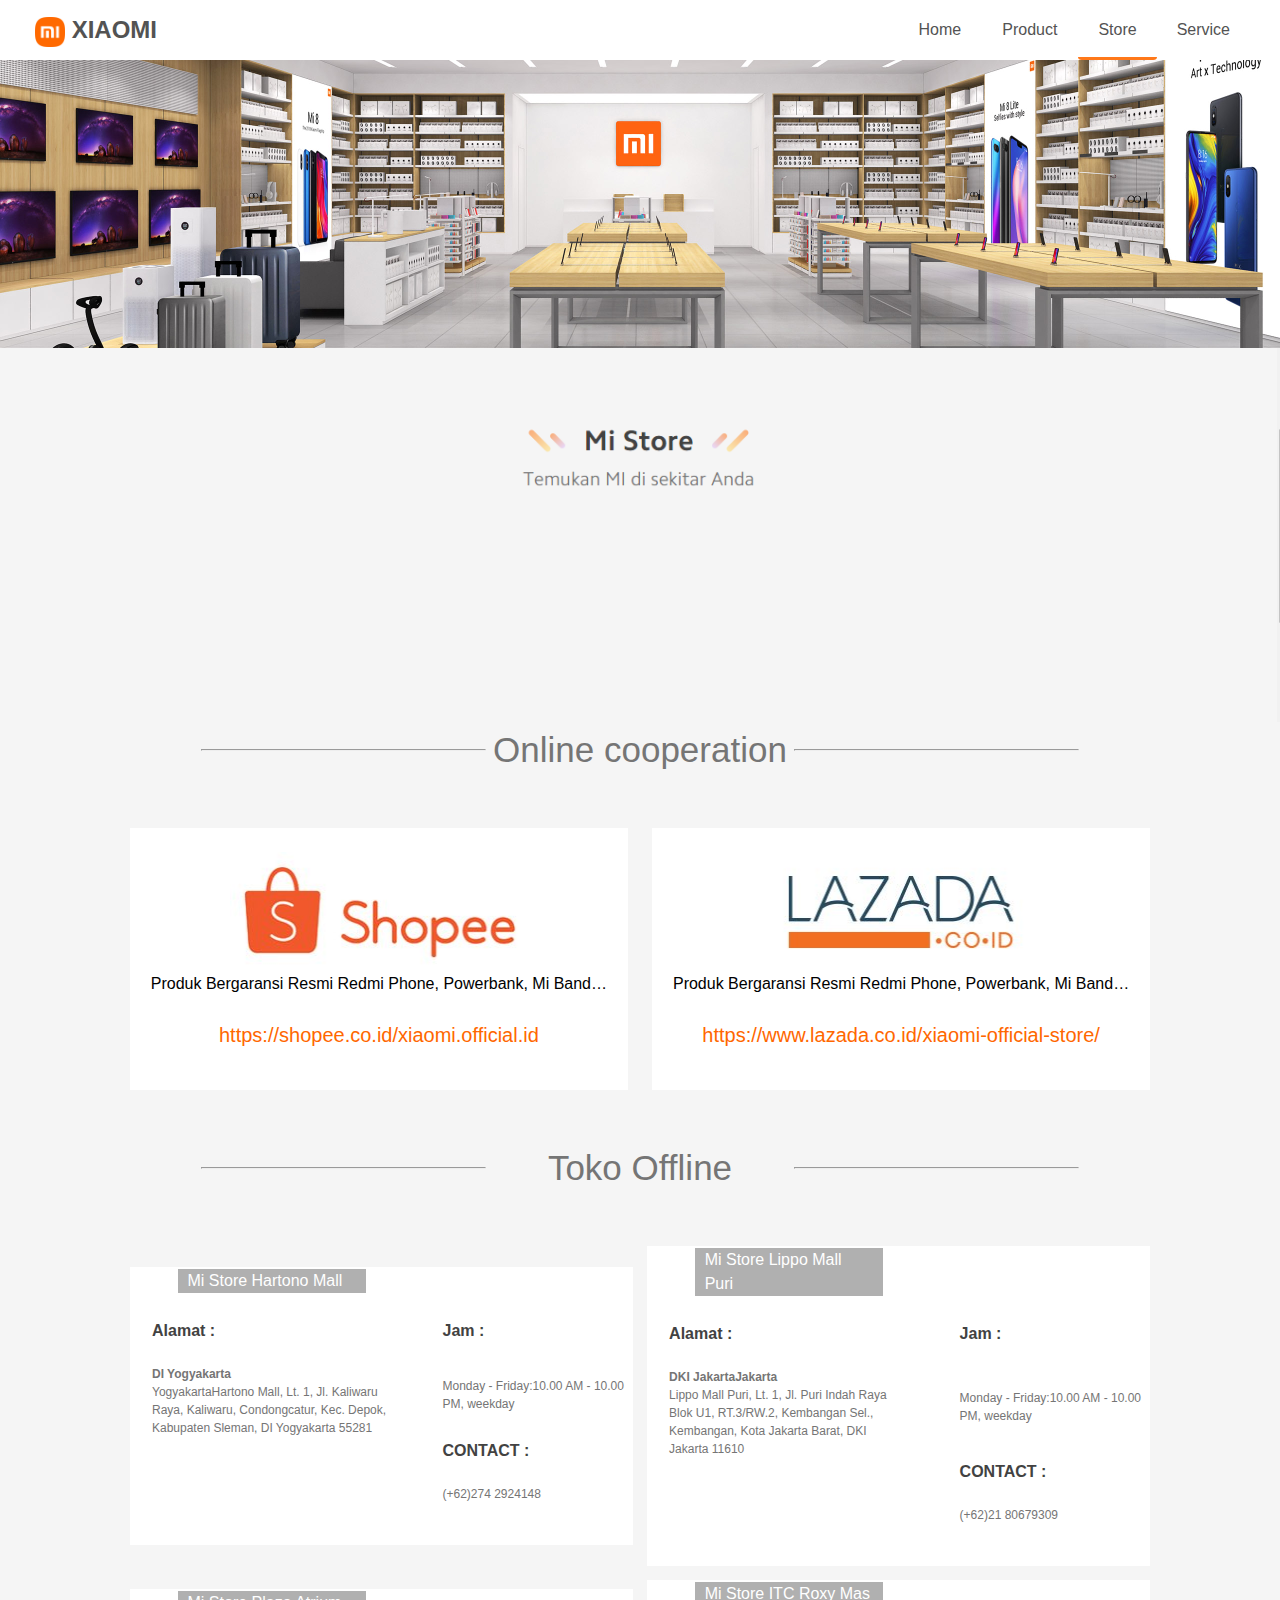
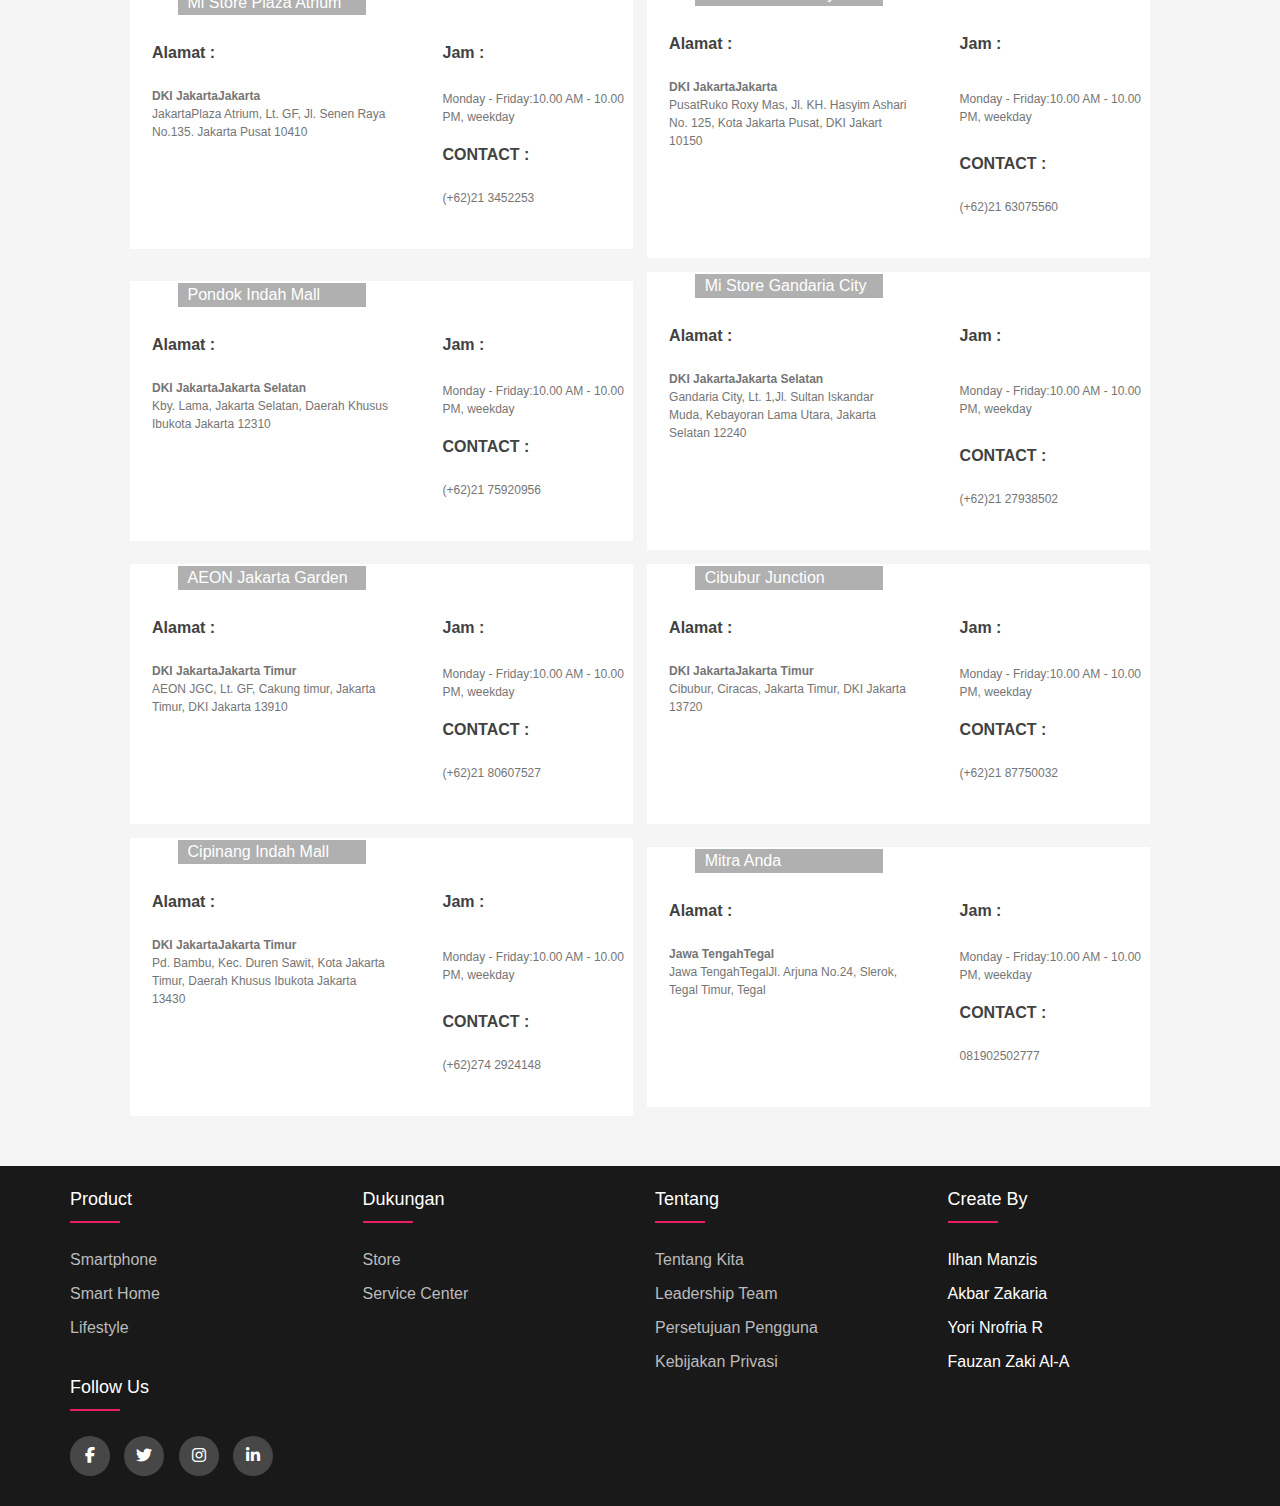
<file: store.html>
<!DOCTYPE html>
<html lang="en">

<head>
    <meta charset="UTF-8">
    <meta http-equiv="X-UA-Compatible" content="IE=edge">
    <meta name="viewport" content="width=device-width, initial-scale=1.0">
    <title>STORE</title>
    <link rel="icon" href="image/logo.png">
    <link rel="stylesheet" type="text/css" href="css/store.css">
    <link rel="stylesheet" type="text/css" href="css/footer.css">
    <link rel="stylesheet" type="text/css" href="css/dropdown.css">
    <link rel="stylesheet" href="css/style.css">
    <link rel="stylesheet" type="text/css" href="css/galery.css">
    <link rel="stylesheet" href="https://cdnjs.cloudflare.com/ajax/libs/font-awesome/6.2.0/css/all.min.css" />
    <script src="js/jquery.js"></script>
</head>

<body bgcolor="#f5f5f5">
    <header>
        <div class="logo"><img src="image/logo.png"> XIAOMI</div>
        <nav>
            <ul>
                <li><a href="index.html">Home</a></li>
                <li><div class="dropdown">
                      <button onclick="myFunction()" class="dropbtn">Product</button>
                      <div id="myDropdown" class="dropdown-content">
                        <a href="smartphone.html">Smartphone</a>
                        <a href="smarthome.html">Smart Home</a>
                        <a href="lifestyle.html">Lifestyle</a>
                      </div>
                    </div></li>
                <li><a href="store.html" class="active">Store</a></li>
                <li><a href="service.html">Service</a></li>
            </ul>
        </nav>
        <div class="menu-toggle">
            <i class="fa fa-bars"></i>
        </div>
    </header>   
    <br><br>
    <img src="image/store/1.jpg" width="100%">
    <img src="image/store/2.png" width="100%">
    <div id="layout">
        <table width="100%" id="table-1">
            <tr>
                <td width="35%" align="right"><hr width="80%"></td>
                <td width="30%" align="center"><p align="center">Online cooperation</p></td>
                <td width="35%" align="left"><hr width="80%"></td>
            </tr>
        </table><br><br>
        <table width="100%">
            <tr>
                <td width="49%">
                    <div class="shopee"><br>
                        <img src="image/store/3.jpg" width="60%" align="center">
                        <p>Produk Bergaransi Resmi Redmi Phone, Powerbank, Mi Band…</p><br>
                        <a href="https://shopee.co.id/xiaomi.official.id" id="link">https://shopee.co.id/xiaomi.official.id</a>
                    </div>
                </td>
                <td width="2%"></td>
                <td width="49%">
                    <div class="lazada"><br>
                        <img src="image/store/4.jpg" width="60%" align="center">
                        <p>Produk Bergaransi Resmi Redmi Phone, Powerbank, Mi Band…</p><br>
                        <a href="https://www.lazada.co.id/xiaomi-official-store/" id="link">https://www.lazada.co.id/xiaomi-official-store/</a>
                    </div>
                </td>
            </tr>
        </table><br><br>
        <table width="100%" id="table-1">
            <tr>
                <td width="35%" align="right"><hr width="80%"></td>
                <td width="30%" align="center"><p align="center">Toko Offline</p></td>
                <td width="35%" align="left"><hr width="80%"></td>
            </tr>
        </table><br><br>
         <table width="100%">
            <tr>
                <td width="49%">
                    <div class="toko">
                    <table>
                        <tr>
                            <td width="5%"></td>
                            <td id="nama-toko">Mi Store Hartono Mall</td>
                            <td width="5%"></td>
                            <td width="10%"></td>
                            <td width="40%"></td>
                        </tr>
                        <tr>
                            <td colspan="3" id="judul"><br><h4>Alamat :</h4></td>
                            <td width="10%"></td>
                            <td width="40%" id="judul"><br><h4>Jam :</h4></td>
                        </tr>
                        <tr>
                            <td id="alamat" colspan="3" rowspan="2"><h4>DI Yogyakarta</h4>YogyakartaHartono Mall, Lt. 1, Jl. Kaliwaru Raya, Kaliwaru, Condongcatur, Kec. Depok, Kabupaten Sleman, DI Yogyakarta 55281</td>
                            <td width="10%"></td>
                            <td id="jam"><p>Monday - Friday:10.00 AM - 10.00 PM, weekday</p></td>
                        </tr>
                        <tr>
                            <td width="10%"></td>
                            <td height="10px"></td>
                        <tr>
                            <td width="5%"></td>
                            <td width="35%"></td>
                            <td width="5%"></td>
                            <td width="10%"></td>
                            <td colspan="2" id="judul"><h4>CONTACT :</h4></td>
                        </tr>
                        <tr>
                            <td width="5%"></td>
                            <td width="35%"></td>
                            <td width="5%"></td>
                            <td width="10%"></td>
                            <td id="jam">(+62)274 2924148</td>
                        </tr>
                    </table>
                    </div>
                </td>
                <td width="1%"></td>
                <td width="49%">
                    <div class="toko">
                    <table>
                        <tr>
                            <td width="5%"></td>
                            <td id="nama-toko">Mi Store Lippo Mall Puri</td>
                            <td width="5%"></td>
                            <td width="10%"></td>
                            <td width="40%"></td>
                        </tr>
                        <tr>
                            <td colspan="3" id="judul"><br><h4>Alamat :</h4></td>
                            <td width="10%"></td>
                            <td width="40%" id="judul"><br><h4>Jam :</h4></td>
                        </tr>
                        <tr>
                            <td id="alamat" colspan="3" rowspan="2"><h4>DKI JakartaJakarta</h4>Lippo Mall Puri, Lt. 1, Jl. Puri Indah Raya Blok U1, RT.3/RW.2, Kembangan Sel., Kembangan, Kota Jakarta Barat, DKI Jakarta 11610</td>
                            <td width="10%"></td>
                            <td id="jam"><p>Monday - Friday:10.00 AM - 10.00 PM, weekday</p></td>
                        </tr>
                        <tr>
                            <td width="10%"></td>
                            <td height="10px"></td>
                        <tr>
                            <td width="5%"></td>
                            <td width="35%"></td>
                            <td width="5%"></td>
                            <td width="10%"></td>
                            <td colspan="2" id="judul"><h4>CONTACT :</h4></td>
                        </tr>
                        <tr>
                            <td width="5%"></td>
                            <td width="35%"></td>
                            <td width="5%"></td>
                            <td width="10%"></td>
                            <td id="jam">(+62)21 80679309</td>
                        </tr>
                    </table>
                    </div>
                </td>
            </tr>
            <tr>
                <td colspan="3" height="10px" width="100%"></td>
            </tr>
            <tr>
                <td width="49%">
                    <div class="toko">
                    <table>
                        <tr>
                            <td width="5%"></td>
                            <td id="nama-toko">Mi Store Plaza Atrium</td>
                            <td width="5%"></td>
                            <td width="10%"></td>
                            <td width="40%"></td>
                        </tr>
                        <tr>
                            <td colspan="3" id="judul"><br><h4>Alamat :</h4></td>
                            <td width="10%"></td>
                            <td width="40%" id="judul"><br><h4>Jam :</h4></td>
                        </tr>
                        <tr>
                            <td id="alamat" colspan="3" rowspan="2"><h4>DKI JakartaJakarta</h4>JakartaPlaza Atrium, Lt. GF, Jl. Senen Raya No.135. Jakarta Pusat 10410</td>
                            <td width="10%"></td>
                            <td id="jam"><p>Monday - Friday:10.00 AM - 10.00 PM, weekday</p></td>
                        </tr>
                        <tr>
                            <td width="10%"></td>
                            <td height="10px"></td>
                        <tr>
                            <td width="5%"></td>
                            <td width="35%"></td>
                            <td width="5%"></td>
                            <td width="10%"></td>
                            <td colspan="2" id="judul"><h4>CONTACT :</h4></td>
                        </tr>
                        <tr>
                            <td width="5%"></td>
                            <td width="35%"></td>
                            <td width="5%"></td>
                            <td width="10%"></td>
                            <td id="jam">(+62)21 3452253</td>
                        </tr>
                    </table>
                    </div>
                </td>
                <td width="1%"></td>
                <td width="49%">
                    <div class="toko">
                    <table>
                        <tr>
                            <td width="5%"></td>
                            <td id="nama-toko">Mi Store ITC Roxy Mas</td>
                            <td width="5%"></td>
                            <td width="10%"></td>
                            <td width="40%"></td>
                        </tr>
                        <tr>
                            <td colspan="3" id="judul"><br><h4>Alamat :</h4></td>
                            <td width="10%"></td>
                            <td width="40%" id="judul"><br><h4>Jam :</h4></td>
                        </tr>
                        <tr>
                            <td id="alamat" colspan="3" rowspan="2"><h4>DKI JakartaJakarta</h4>PusatRuko Roxy Mas, Jl. KH. Hasyim Ashari No. 125, Kota Jakarta Pusat, DKI Jakart 10150</td>
                            <td width="10%"></td>
                            <td id="jam"><p>Monday - Friday:10.00 AM - 10.00 PM, weekday</p></td>
                        </tr>
                        <tr>
                            <td width="10%"></td>
                            <td height="10px"></td>
                        <tr>
                            <td width="5%"></td>
                            <td width="35%"></td>
                            <td width="5%"></td>
                            <td width="10%"></td>
                            <td colspan="2" id="judul"><h4>CONTACT :</h4></td>
                        </tr>
                        <tr>
                            <td width="5%"></td>
                            <td width="35%"></td>
                            <td width="5%"></td>
                            <td width="10%"></td>
                            <td id="jam">(+62)21 63075560</td>
                        </tr>
                    </table>
                    </div>
                </td>
            </tr>
            <tr>
                <td colspan="3" height="10px" width="100%"></td>
            </tr>
            <tr>
                <td width="49%">
                    <div class="toko">
                    <table>
                        <tr>
                            <td width="5%"></td>
                            <td id="nama-toko">Pondok Indah Mall</td>
                            <td width="5%"></td>
                            <td width="10%"></td>
                            <td width="40%"></td>
                        </tr>
                        <tr>
                            <td colspan="3" id="judul"><br><h4>Alamat :</h4></td>
                            <td width="10%"></td>
                            <td width="40%" id="judul"><br><h4>Jam :</h4></td>
                        </tr>
                        <tr>
                            <td id="alamat" colspan="3" rowspan="2"><h4>DKI JakartaJakarta Selatan</h4>Kby. Lama, Jakarta Selatan, Daerah Khusus Ibukota Jakarta 12310</td>
                            <td width="10%"></td>
                            <td id="jam"><p>Monday - Friday:10.00 AM - 10.00 PM, weekday</p></td>
                        </tr>
                        <tr>
                            <td width="10%"></td>
                            <td height="10px"></td>
                        <tr>
                            <td width="5%"></td>
                            <td width="35%"></td>
                            <td width="5%"></td>
                            <td width="10%"></td>
                            <td colspan="2" id="judul"><h4>CONTACT :</h4></td>
                        </tr>
                        <tr>
                            <td width="5%"></td>
                            <td width="35%"></td>
                            <td width="5%"></td>
                            <td width="10%"></td>
                            <td id="jam">(+62)21 75920956</td>
                        </tr>
                    </table>
                    </div>
                </td>
                <td width="1%"></td>
                <td width="49%">
                    <div class="toko">
                    <table>
                        <tr>
                            <td width="5%"></td>
                            <td id="nama-toko">Mi Store Gandaria City</td>
                            <td width="5%"></td>
                            <td width="10%"></td>
                            <td width="40%"></td>
                        </tr>
                        <tr>
                            <td colspan="3" id="judul"><br><h4>Alamat :</h4></td>
                            <td width="10%"></td>
                            <td width="40%" id="judul"><br><h4>Jam :</h4></td>
                        </tr>
                        <tr>
                            <td id="alamat" colspan="3" rowspan="2"><h4>DKI JakartaJakarta Selatan</h4>Gandaria City, Lt. 1,Jl. Sultan Iskandar Muda, Kebayoran Lama Utara, Jakarta Selatan 12240</td>
                            <td width="10%"></td>
                            <td id="jam"><p>Monday - Friday:10.00 AM - 10.00 PM, weekday</p></td>
                        </tr>
                        <tr>
                            <td width="10%"></td>
                            <td height="10px"></td>
                        <tr>
                            <td width="5%"></td>
                            <td width="35%"></td>
                            <td width="5%"></td>
                            <td width="10%"></td>
                            <td colspan="2" id="judul"><h4>CONTACT :</h4></td>
                        </tr>
                        <tr>
                            <td width="5%"></td>
                            <td width="35%"></td>
                            <td width="5%"></td>
                            <td width="10%"></td>
                            <td id="jam">(+62)21 27938502</td>
                        </tr>
                    </table>
                    </div>
                </td>
            </tr>
            <tr>
                <td colspan="3" height="10px" width="100%"></td>
            </tr>
            <tr>
                <td width="49%">
                    <div class="toko">
                    <table>
                        <tr>
                            <td width="5%"></td>
                            <td id="nama-toko">AEON Jakarta Garden</td>
                            <td width="5%"></td>
                            <td width="10%"></td>
                            <td width="40%"></td>
                        </tr>
                        <tr>
                            <td colspan="3" id="judul"><br><h4>Alamat :</h4></td>
                            <td width="10%"></td>
                            <td width="40%" id="judul"><br><h4>Jam :</h4></td>
                        </tr>
                        <tr>
                            <td id="alamat" colspan="3" rowspan="2"><h4>DKI JakartaJakarta Timur</h4>AEON JGC, Lt. GF, Cakung timur, Jakarta Timur, DKI Jakarta 13910</td>
                            <td width="10%"></td>
                            <td id="jam"><p>Monday - Friday:10.00 AM - 10.00 PM, weekday</p></td>
                        </tr>
                        <tr>
                            <td width="10%"></td>
                            <td height="10px"></td>
                        <tr>
                            <td width="5%"></td>
                            <td width="35%"></td>
                            <td width="5%"></td>
                            <td width="10%"></td>
                            <td colspan="2" id="judul"><h4>CONTACT :</h4></td>
                        </tr>
                        <tr>
                            <td width="5%"></td>
                            <td width="35%"></td>
                            <td width="5%"></td>
                            <td width="10%"></td>
                            <td id="jam">(+62)21 80607527</td>
                        </tr>
                    </table>
                    </div>
                </td>
                <td width="1%"></td>
                <td width="49%">
                    <div class="toko">
                    <table>
                        <tr>
                            <td width="5%"></td>
                            <td id="nama-toko">Cibubur Junction</td>
                            <td width="5%"></td>
                            <td width="10%"></td>
                            <td width="40%"></td>
                        </tr>
                        <tr>
                            <td colspan="3" id="judul"><br><h4>Alamat :</h4></td>
                            <td width="10%"></td>
                            <td width="40%" id="judul"><br><h4>Jam :</h4></td>
                        </tr>
                        <tr>
                            <td id="alamat" colspan="3" rowspan="2"><h4>DKI JakartaJakarta Timur</h4>Cibubur, Ciracas, Jakarta Timur, DKI Jakarta 13720</td>
                            <td width="10%"></td>
                            <td id="jam"><p>Monday - Friday:10.00 AM - 10.00 PM, weekday</p></td>
                        </tr>
                        <tr>
                            <td width="10%"></td>
                            <td height="10px"></td>
                        <tr>
                            <td width="5%"></td>
                            <td width="35%"></td>
                            <td width="5%"></td>
                            <td width="10%"></td>
                            <td colspan="2" id="judul"><h4>CONTACT :</h4></td>
                        </tr>
                        <tr>
                            <td width="5%"></td>
                            <td width="35%"></td>
                            <td width="5%"></td>
                            <td width="10%"></td>
                            <td id="jam">(+62)21 87750032</td>
                        </tr>
                    </table>
                    </div>
                </td>
            </tr>
            <tr>
                <td colspan="3" height="10px" width="100%"></td>
            </tr>
            <tr>
                <td width="49%">
                    <div class="toko">
                    <table>
                        <tr>
                            <td width="5%"></td>
                            <td id="nama-toko">Cipinang Indah Mall</td>
                            <td width="5%"></td>
                            <td width="10%"></td>
                            <td width="40%"></td>
                        </tr>
                        <tr>
                            <td colspan="3" id="judul"><br><h4>Alamat :</h4></td>
                            <td width="10%"></td>
                            <td width="40%" id="judul"><br><h4>Jam :</h4></td>
                        </tr>
                        <tr>
                            <td id="alamat" colspan="3" rowspan="2"><h4>DKI JakartaJakarta Timur</h4>Pd. Bambu, Kec. Duren Sawit, Kota Jakarta Timur, Daerah Khusus Ibukota Jakarta 13430</td>
                            <td width="10%"></td>
                            <td id="jam"><p>Monday - Friday:10.00 AM - 10.00 PM, weekday</p></td>
                        </tr>
                        <tr>
                            <td width="10%"></td>
                            <td height="10px"></td>
                        <tr>
                            <td width="5%"></td>
                            <td width="35%"></td>
                            <td width="5%"></td>
                            <td width="10%"></td>
                            <td colspan="2" id="judul"><h4>CONTACT :</h4></td>
                        </tr>
                        <tr>
                            <td width="5%"></td>
                            <td width="35%"></td>
                            <td width="5%"></td>
                            <td width="10%"></td>
                            <td id="jam">(+62)274 2924148</td>
                        </tr>
                    </table>
                    </div>
                </td>
                <td width="1%"></td>
                <td width="49%">
                    <div class="toko">
                    <table>
                        <tr>
                            <td width="5%"></td>
                            <td id="nama-toko">Mitra Anda</td>
                            <td width="5%"></td>
                            <td width="10%"></td>
                            <td width="40%"></td>
                        </tr>
                        <tr>
                            <td colspan="3" id="judul"><br><h4>Alamat :</h4></td>
                            <td width="10%"></td>
                            <td width="40%" id="judul"><br><h4>Jam :</h4></td>
                        </tr>
                        <tr>
                            <td id="alamat" colspan="3" rowspan="2"><h4>Jawa TengahTegal</h4>Jawa TengahTegalJl. Arjuna No.24, Slerok, Tegal Timur, Tegal</td>
                            <td width="10%"></td>
                            <td id="jam"><p>Monday - Friday:10.00 AM - 10.00 PM, weekday</p></td>
                        </tr>
                        <tr>
                            <td width="10%"></td>
                            <td height="10px"></td>
                        <tr>
                            <td width="5%"></td>
                            <td width="35%"></td>
                            <td width="5%"></td>
                            <td width="10%"></td>
                            <td colspan="2" id="judul"><h4>CONTACT :</h4></td>
                        </tr>
                        <tr>
                            <td width="5%"></td>
                            <td width="35%"></td>
                            <td width="5%"></td>
                            <td width="10%"></td>
                            <td id="jam">081902502777</td>
                        </tr>
                    </table>
                    </div>
                </td>
            </tr>
        </table><br><br>
    </div>
    <footer class="footer">
     <div class="container">
        <div class="row">
            <div class="footer-col">
                <h4>Product</h4>
                <ul>
                    <li><a href="smartphone.html">Smartphone</a></li>
                    <li><a href="smarthome.html">Smart Home</a></li>
                    <li><a href="lifestyle.html">Lifestyle</a></li>
                </ul>
            </div>
            <div class="footer-col">
                <h4>Dukungan</h4>
                <ul>
                    <li><a href="store.html">Store</a></li>
                    <li><a href="service.html">Service Center</a></li>
                </ul>
            </div>
            <div class="footer-col">
                <h4>Tentang</h4>
                <ul>
                    <li><a href="index.html">Tentang Kita</a></li>
                    <li><a href="leader.html">Leadership Team</a></li>
                    <li><a href="persetujuan.html">Persetujuan pengguna</a></li>
                    <li><a href="kebijakan.html">Kebijakan privasi</a></li>
                </ul>
            </div>
             <div class="footer-col">
            <h4>Create By</h4>
                <ul>
                    <li>Ilhan Manzis</li>
                    <li>Akbar Zakaria</li>
                    <li>Yori Nrofria R</li>
                    <li>Fauzan Zaki Al-A</li>
                </ul>
            </div>
            <div class="footer-col">
                <h4>follow us</h4>
                <div class="social-links">
                    <a href="https://id-id.facebook.com/XiaomiIndonesia/"><i class="fab fa-facebook-f"></i></a>
                    <a href="https://twitter.com/XiaomiIndonesia"><i class="fab fa-twitter"></i></a>
                    <a href="https://www.instagram.com/xiaomi.indonesia"><i class="fab fa-instagram"></i></a>
                    <a href="https://id.linkedin.com/company/xiaomiindonesia"><i class="fab fa-linkedin-in"></i></a>
                </div>
            </div>
        </div>
     </div>
  </footer>
</body>
</html>
<script>
        $(document).ready(function () {
            $(".menu-toggle").click(function () {
                $('nav').toggleClass('active');
            })
        })
</script>
<script>
let slideIndex = 0;
showSlides();

function showSlides() {
  let i;
  let slides = document.getElementsByClassName("mySlides");
  let dots = document.getElementsByClassName("dot");
  for (i = 0; i < slides.length; i++) {
    slides[i].style.display = "none";  
  }
  slideIndex++;
  if (slideIndex > slides.length) {slideIndex = 1}    
  for (i = 0; i < dots.length; i++) {
    dots[i].className = dots[i].className.replace(" activee", "");
  }
  slides[slideIndex-1].style.display = "block";  
  dots[slideIndex-1].className += " activee";
  setTimeout(showSlides, 2000); // Change image every 2 seconds
}
</script>
<script>
/* When the user clicks on the button, 
toggle between hiding and showing the dropdown content */
function myFunction() {
  document.getElementById("myDropdown").classList.toggle("show");
}

// Close the dropdown if the user clicks outside of it
window.onclick = function(event) {
  if (!event.target.matches('.dropbtn')) {
    var dropdowns = document.getElementsByClassName("dropdown-content");
    var i;
    for (i = 0; i < dropdowns.length; i++) {
      var openDropdown = dropdowns[i];
      if (openDropdown.classList.contains('show')) {
        openDropdown.classList.remove('show');
      }
    }
  }
}
</script>
</file>
<file: css/footer.css>
@import url('https://fonts.googleapis.com/css2?family=Poppins:wght@300;400;500;600;700&display=swap');
body{
	line-height: 1.5;
	font-family: 'Poppins', sans-serif;
}
*{
	margin:0;
	padding:0;
	box-sizing: border-box;
}
.container{
	max-width: 1170px;
	margin:auto;
}
.row{
	display: flex;
	flex-wrap: wrap;
}
ul{
	list-style: none;
}
.footer{
	background-color: #24262b;
    padding: 70px 0;
}
.footer-col{
   width: 25%;
   padding: 0 15px;
}
.footer-col h4{
	font-size: 18px;
	color: #ffffff;
	text-transform: capitalize;
	margin-bottom: 35px;
	font-weight: 500;
	position: relative;
}
.footer-col h4::before{
	content: '';
	position: absolute;
	left:0;
	bottom: -10px;
	background-color: #e91e63;
	height: 2px;
	box-sizing: border-box;
	width: 50px;
}
.footer-col ul li:not(:last-child){
	margin-bottom: 10px;
}
.footer-col ul li a{
	font-size: 16px;
	text-transform: capitalize;
	color: #ffffff;
	text-decoration: none;
	font-weight: 300;
	color: #bbbbbb;
	display: block;
	transition: all 0.3s ease;
}
.footer-col ul li a:hover{
	color: #ffffff;
	padding-left: 8px;
}
.footer-col .social-links a{
	display: inline-block;
	height: 40px;
	width: 40px;
	background-color: rgba(255,255,255,0.2);
	margin:0 10px 10px 0;
	text-align: center;
	line-height: 40px;
	border-radius: 50%;
	color: #ffffff;
	transition: all 0.5s ease;
}
.footer-col .social-links a:hover{
	color: #24262b;
	background-color: #ffffff;
}

/*responsive*/
@media(max-width: 767px){
  .footer-col{
    width: 50%;
    margin-bottom: 30px;
}
.footer{
	background-color: #24262b;
    padding: 70px 0;
    position: revert;
}
}
@media(max-width: 574px){
  .footer-col{
    width: 100%;
}
.footer{
	background-color: #24262b;
    padding: 70px 0;
    position: revert;
}
}
</file>
<file: css/home.css>
#foto1{
	width: 158px;
	height: 194px;
}
#page{
	width: 100%;
	text-align: center;
	padding: 70px 0px 20px 0px;
	background-color: #dbdbdb;
}
#benner{
	padding: 20px 0px 10px 0px;
	text-align: center;
}
#benner img{
	width: 80%;
	height: 50%;
}
#benner1{
	padding: 20px 0px 100px 0px;
	text-align: center;
}
#benner1 img{
	width: 70%;
	height: 50%;
}
#gambar0{
	width: 50%;
	float: left;
}
@media (max-width: 700px) {
	#gambar0{
		width: 100%;
	}
	#logokami{
		text-align: center;
	}
	.gambar0{
		width: 100%;
		float: none;
	}
}
#layout{
	font-family: sans-serif;
	width: 80%;
	margin: 0px 10% 0px 10%;
}
#layout1{
	font-family: sans-serif;
	width: 70%;
	margin: 0px 15% 0px 15%;
}
#gambar1{
	padding: 20px 0px 0px 0px;
}
#gambar1 img{
	width: 100%;
}
#gambar1 h2{
	position: absolute;
	top: 1080px;
	color: white;
	text-align: center;
}
#layout h1{
	padding: 110px 0px 0px 0px;
}
#gambar2{
	padding: 40px 0px 0px 0px;
}
#gambar2 img{
	float: right;
	width: 49%;
	padding: 0px 0px 0px 20px;
}
#p {
	color: #898989;
}
#gambar3{
	padding: 100px 0px 0px 0px;
}
#gambar3 img{
	padding: 30px 20px 0px 0px;
	width: 49%;
	float: left;
}
#h2{
	padding: 40px 0px 0px 0px;	
}
#h22 {
	padding: 90px 0px 0px 0px;	
}
#h222 {
	padding: 180px 0px 0px 0px;	
}
#foto{
	top: 0px;
	width: 158px;
	height: 194px;
	padding: 0px 0px 0px 0px;
}
#padding{
	padding: 0px 0px 20px 0px;
}
#font-leader{
	font-size: 18px;
}
#font-leader1{
	font-size: 14px;
	text-align: justify;
}
#table1{
	padding: 0px 0px 0px 40px;
}
#table2{
	padding: 0px 40px 0px 0px;
}
#kebijakan-h2{
	padding: 50px 0px 0px 0px;
}
#gambar-utama{
	width: 100%;
	padding: 30px 0px 0px 0px;
	position: revert;
}
#persetujuan-text{
	text-align: center;
	position: absolute;
	color: white;
	top: 290px;
	left: 18%;
	right: 18%;
}
#persetujuan-text-p{
	font-size: 15px;
}
</file>
<file: css/dropdown.css>
.dropbtn {
  background-color: #ffff;
  border-radius: 5%;
  color: rgb(83, 83, 83);
  padding: 21px;
  font-size: 16px;
  border: none;
  cursor: pointer;
}
.dropbtn:hover {
  background-color: #ff7819;
  color: white;
}
#active{
  border-bottom: 3px solid #ff7819;
  border-radius: 5%;
}
.dropdown {
  position: relative;
  display: inline-block;
}
.dropdown-content {
  border-radius: 5%;
  display: none;
  position: absolute;
  background-color: white;
  min-width: 50px;
  overflow: auto;
  z-index: 1;
}
.dropdown-content a {
  width: 115px;
  height: 70px;
  color: black;
  padding: 0px 12px 16px;
  text-decoration: none;
  display: block;
}
.dropdown a:hover {
  background-color: #ff7819;
}
.show {
  display: block;
}
</file>
<file: css/style.css>
body {
    margin: 0;
    padding: 0;
    font-family: sans-serif;
    background-position: center;
    background-repeat: no-repeat;
    background-size: cover;
    height: 50vh;
}

header {
    position: fixed;
    background: #ffffff;
    top: 0;
    left: 0;
    padding: 0 30px;
    width: 100%;
    box-sizing: border-box;
}

header .logo {
	padding: 5px;
    color: rgb(83, 83, 83);
    height: 50px;
    line-height: 50px;
    font-size: 24px;
    float: left;
    font-weight: bold;
}
header .logo img{
	width: 30px;
	height: 30px;
}

header nav {
    float: right;
}

header nav ul {
    margin: 0;
    padding: 0;
    display: flex;
}

header nav ul li {
    list-style: none;
}

header nav ul li a {
    color: rgb(83, 83, 83);
    height: 60px;
    line-height: 60px;
    padding: 0 20px;
    text-decoration: none;
    display: block;
}

header nav ul li a:hover{
      border-radius: 5%;
    color: #ffffff;
    background-color: #ff7819;
}
header nav ul li a.active{
	border-bottom: 3px solid #ff7819;
	border-radius: 5%;
}
#page{
    width: 100%;
    text-align: center;
    padding: 70px 0px 20px 0px;
    background-color: #dbdbdb;
}
.menu-toggle {
    color: rgb(94, 94, 94);
    float: right;
    line-height: 50px;
    font-size: 24px;
    cursor: pointer;
    display: none;
}
.benner{
	width: 100%;
	height: 500px;
}

/* responsive */

@media (max-width: 700px) {
    header {
        padding: 0 20px;
        position: fixed;
    }

    .menu-toggle {
        display: block;
    }
    .benner{
	width: 100%;
	height: 250px;
	}
    header nav {
        position: absolute;
        width: 100%;
        height: calc(100vh - 50px);
        background: #333;
        top: 50px;
        left: -100%;
        transition: 0.5s all;
    }

    header nav.active {
        left: 0;
    }

    header nav ul {
        width: 100%;
        display: block;
        text-align: center;
    }
    header nav ul li a {
        border-bottom: 1px solid rgba(0, 0, 0, 0.2);
        color: rgb(255, 255, 255);
    }
    header nav ul li a:hover, header nav ul li a.active{
    	color: #ffffff;
    	background-color: #ff7819;
	}
    .dropbtn {
      background-color: #333;
      border-radius: 5%;
      color: white  ;
      padding: 21px;
      font-size: 16px;
      border: none;
      cursor: pointer;
    }
    .dropbtn:hover {
      background-color: #ff7819;
      color: white;
    }
    #active{
      background-color: #ff7819;
    }
    .dropdown {
      position: relative;
      display: inline-block;
    }
    .dropdown-content {
      border-radius: 5%;
      display: none;
      position: absolute;
      background-color: #333;
      min-width: 50px;
      overflow: auto;
      z-index: 1;
    }
    .dropdown-content a {
      width: 100px;
      height: 30px;
      color: white;
      padding: 0px 12px 16px;
      text-decoration: none;
      display: block;
    }
    .dropdown a:hover {
      background-color: #ff7819;
    }
    .show {
      display: block;
    }
	
}
.footer{
    width: 100%;
    padding: 20px 0px 20px 0px;
    background-color: #191919;
    color: white;
}
#button{
    border-radius: 8px;
    border: 1px solid black;
    padding: 5px 10px;
    margin: 0px 5px 0px 5px;
    text-align: center;
    text-decoration: none;
    display: inline-block;
    font-size: 12px;
    cursor: pointer;
}
#button:hover{
    border-color: #ff7819;
    color: #ff7819;
}
#judul{
    padding: 0px 0px 20px 0px;
}
</file>
<file: css/galery.css>
.mySlides {display: none;}
img {vertical-align: middle;}

/* Slideshow container */
.slideshow-container {
  max-width: 100%;
  position: revert;
  margin: 30px auto;
}

/* Caption text */

/* Number text (1/3 etc) */


/* The dots/bullets/indicators */
.dot {
  height: 15px;
  width: 15px;
  margin: 0 2px;
  background-color: #ffff;
  border-radius: 50%;
  display: inline-block;
  transition: background-color 0.6s ease;
}

.activee {
  background-color: #ffff;
}

/* Fading animation */

@keyframes fade {
  from {opacity: .4} 
  to {opacity: 1}
}

/* On smaller screens, decrease text size */
@media only screen and (max-width: 900px) {
  .text {font-size: 11px}
}



#p-galery{
  position: absolute;
  top: 150px;
  left: 15%;
  right: 50%;
  font-size: 40px;
  font: bold;
}
#p-galery1{
  position: absolute;
  top: 210px;
  left: 15%;
  right: 50%;
  font-size: 22px;
}
#p-galery2{
  position: absolute;
  top: 270px;
  left: 15%;
  right: 50%;
  font-size: 16px;
}
#p-galery0{
  position: absolute;
  top: 150px;
  left: 60%;
  right: 20%;
  font-size: 40px;
  font: bold;
}
#p-galery11{
  position: absolute;
  top: 220px;
  left: 60%;
  right: 15%;
  font-size: 22px;
}
#p-galery22{
  position: absolute;
  top: 300px;
  left: 60%;
  right: 15%;
  font-size: 16px;
}
</file>
<file: css/lifestyle.css>
#gambar-sh{
	width: 100%;
	position: revert;
}
#text-sh{
	position: absolute;
	text-align: center;
	top: 65px;
	left: 30%;
	right: 30%;
	font-size: 60px;
	font: bold;
	font-family: Camphor Pro;
}
#text-sh1{
	position: absolute;
	color: #333333;
	text-align: center;
	top: 230px;
	left: 20%;
	font-size: 50px;
	font-family: arial;
}
#text-sh2{
	color: #333333;
	position: absolute;
	text-align: center;
	top: 310px;
	left: 20%;
	font-size: 30px;
	font-family: arial;
}
#text-sh3{
	position: absolute;
	text-align: left;
	top: 1300px;
	left: 20%;
	color: white;#c3e4f4
	right: 70%;
	font-size: 30px;
	font-family: arial;
}
#text-sh5{
	position: absolute;
	text-align: left;
	top: 1350px;
	left: 20%;
	color: #c3e4f4;
	right: 60%;
	font-size: 30px;
	font-family: arial;
}
#text-sh4{
	position: absolute;
	text-align: justify;
	top: 1450px;
	color: white;
	left: 20%;
	right: 52%;
	font-size: 15px;
	font-family: arial;
}
#text-sh6{
	position: absolute;
	text-align: justify;
	top: 1820px;
	color: white;
	left: 20%;
	right: 52%;
	font-size: 30px;
	font-family: arial;
}
#text-sh7{
	position: absolute;
	text-align: justify;
	top: 1870px;
	color: white;
	left: 20%;
	right: 45%;
	color: #808080;
	font-size: 28px;
	font-family: arial;
}
#text-sh8{
	position: absolute;
	text-align: justify;
	top: 1970px;
	color: white;
	left: 20%;
	right: 40%;
	color: white;
	font-size: 15px;
	font-family: arial;
}
</file>
<file: css/smarthome.css>
#gambar-sh{
	width: 100%;
	position: revert;
}
#text-sh{
	position: absolute;
	text-align: center;
	top: 65px;
	left: 30%;
	right: 30%;
	font-size: 60px;
	font: bold;
	font-family: Camphor Pro;
}
#text-sh1{
	position: absolute;
	text-align: center;
	top: 170px;
	left: 30%;
	right: 30%;
	font-size: 30px;
	font-family: arial;
}
#text-sh2{
	position: absolute;
	text-align: center;
	top: 1800px;
	color: white;
	left: 30%;
	right: 30%;
	font-size: 30px;
	font-family: arial;
}
#text-sh3{
	position: absolute;
	text-align: center;
	top: 1850px;
	color: white;
	left: 30%;
	right: 30%;
	font-size: 30px;
	font-family: arial;
}
#text-sh4{
	position: absolute;
	text-align: center;
	top: 1920px;
	color: white;
	left: 10%;
	right: 10%;
	font-size: 20px;
	font-family: arial;
}
</file>
<file: css/smartphone.css>
#layout2{
	font-family: sans-serif;
	width: 70%;
	margin: 30px 15% 0px 15%;
}
#redmi{
	width: auto;
	height: 350px;
	float: left;
	padding: 0px 40px 0px 0px;
}

#br{
	padding: 0px 0px 350px 0px;
}
#table1-smartphone{
	background-color: #d8e6ff;
	border-radius: 10px;
	text-align: center;
	width: 100%;
}
#ff{
	color: #1564c0;
}
</file>
<file: css/store.css>
#layout{
	font-family: sans-serif;
	width: 80%;
	margin: 0px 10% 0px 10%;
}
#table-1{
	color: #757575;
	font-size: 35px;
	font-family: arial;
}
.shopee{
	width: 100%;
	padding: 0px 0px 40px 0px;
	text-align: center;
	background-color: #ffff;
	font-family: arial;
}
#link{
	color: #ff6700;
	text-decoration: none;
	font-size: 20px;
}
.lazada{
	width: 100%;
	padding: 0px 0px 40px 0px;
	text-align: center;
	background-color: #ffff;
	font-family: arial;
}
.toko{
	width: 100%;
	padding: 0px 0px 40px 20px;
	background-color: #ffff;
	font-family: arial;
}
#nama-toko{
	width: 40%;
	background-color: #b0b0b0;
	padding: 0 10px;
	color: white;
}
#judul{
	color: #424242;
}
#alamat{
	color: #757575;
	font-size: 12px;
}
#jam{
	color: #757575;
	font-size: 12px;
	text-align: top;
}
#contact{
	color: #757575;
	font-size: 12px;
}
</file>
